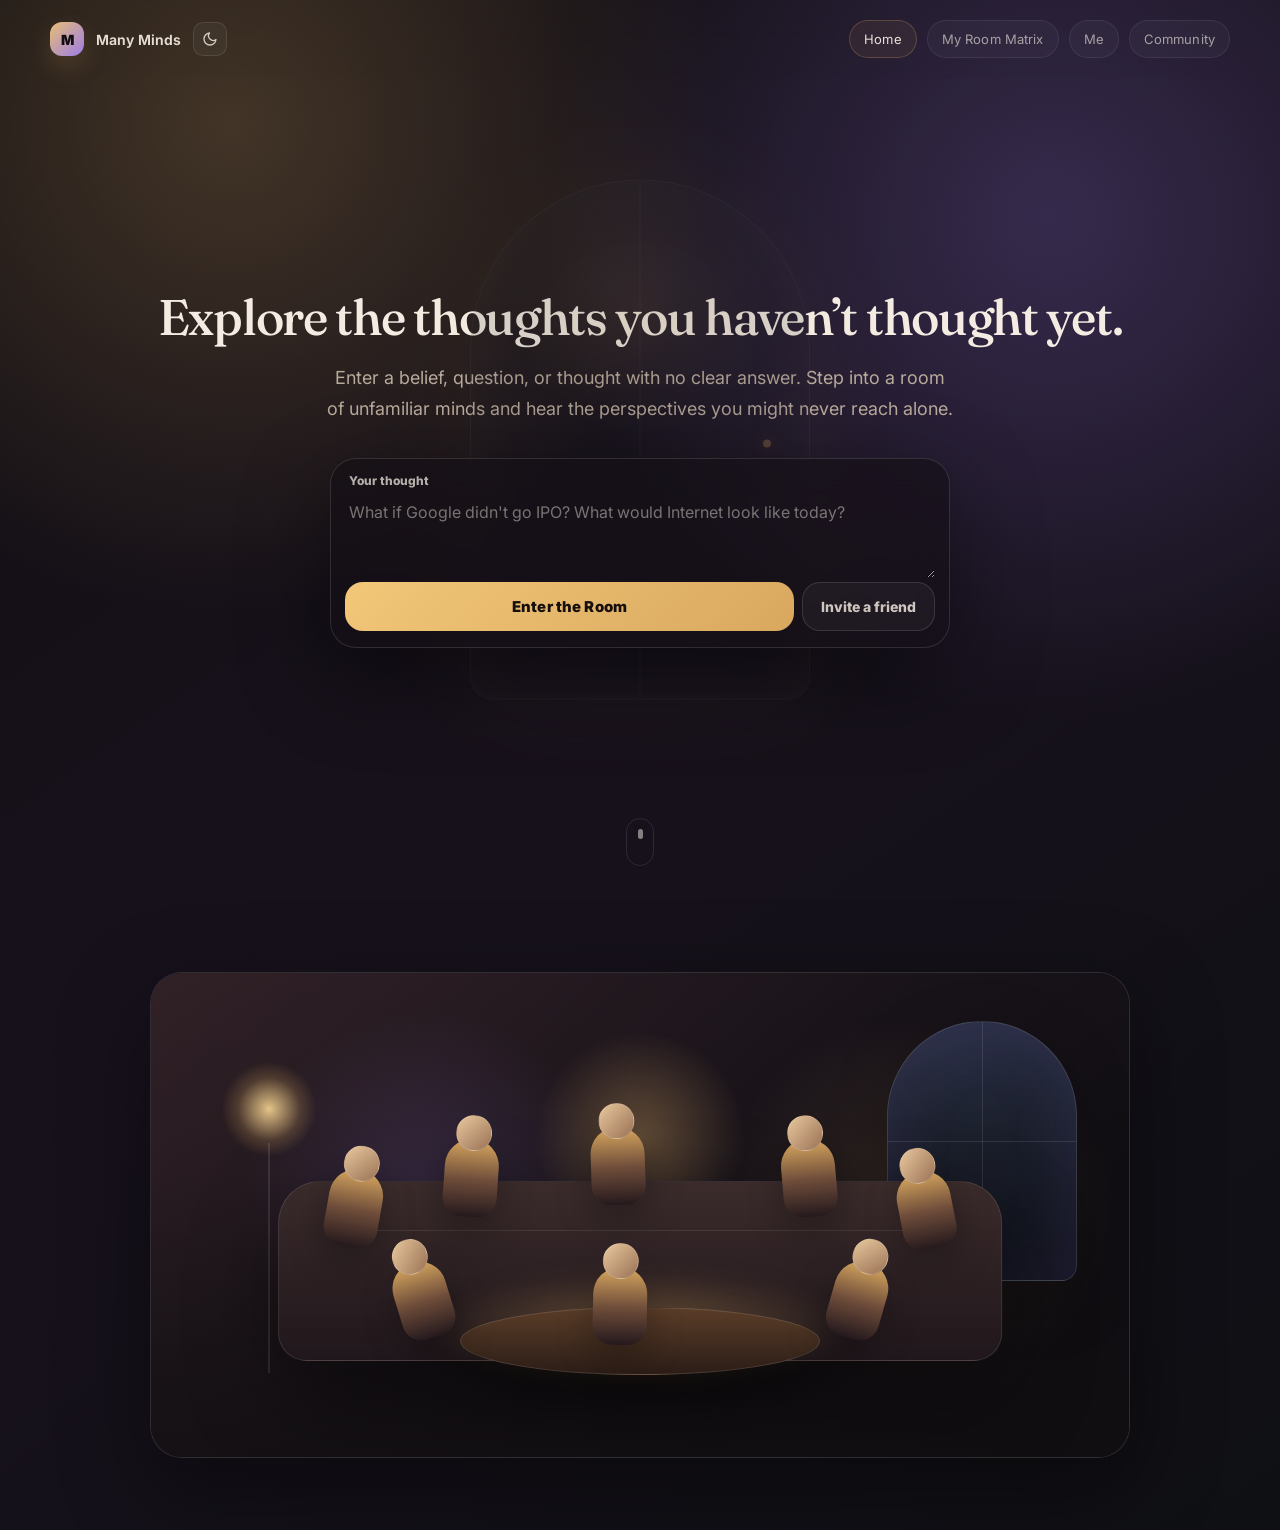
<file: engine/manyminds/web/static/index.html>
<!DOCTYPE html>
<html lang="en">
<head>
  <meta charset="UTF-8" />
  <meta name="viewport" content="width=device-width, initial-scale=1.0" />
  <title>Many Minds</title>
  <script>try{document.documentElement.setAttribute('data-theme',localStorage.getItem('mm-theme')||'dark')}catch(e){}</script>
  <link rel="stylesheet" href="css/shared.css" />
  <link rel="stylesheet" href="css/index.css" />
</head>
<body>

  <nav class="navbar">
    <div class="nav-left">
      <a class="brand" href="index.html">
        <div class="brand-mark">M</div>
        <div class="brand-name">Many Minds</div>
      </a>
      <button class="theme-toggle" type="button" aria-label="Switch to light theme">
        <svg class="icon-moon" viewBox="0 0 24 24" fill="none" stroke="currentColor" stroke-width="2" stroke-linecap="round" stroke-linejoin="round" aria-hidden="true"><path d="M21 12.79A9 9 0 1 1 11.21 3 7 7 0 0 0 21 12.79z" /></svg>
        <svg class="icon-sun" viewBox="0 0 24 24" fill="none" stroke="currentColor" stroke-width="2" stroke-linecap="round" stroke-linejoin="round" aria-hidden="true"><circle cx="12" cy="12" r="4" /><path d="M12 2v2M12 20v2M4.93 4.93l1.41 1.41M17.66 17.66l1.41 1.41M2 12h2M20 12h2M4.93 19.07l1.41-1.41M17.66 6.34l1.41-1.41" /></svg>
      </button>
    </div>
    <div class="nav-items">
      <a class="nav-item active" href="index.html">Home</a>
      <a class="nav-item " href="minds-matrix.html">My Room Matrix</a>
      <a class="nav-item " href="me.html">Me</a>
      <a class="nav-item " href="community.html">Community</a>
    </div>
  </nav>
  <div class="landing-screen" id="landingScreen">

  <main class="page">
    <section class="copy">
      <div class="door-bg"></div>
      <h1>Explore the thoughts you haven’t thought yet.</h1>
      <p class="sub">Enter a belief, question, or thought with no clear answer. Step into a room of unfamiliar minds and hear the perspectives you might never reach alone.</p>

      <div class="input-wrap">
        <label class="field-label" for="beliefInput">Your thought</label>
        <div class="thought-field">
          <textarea id="beliefInput" aria-describedby="thoughtExamples"></textarea>
          <div class="thought-examples" id="thoughtExamples" aria-hidden="true">
            <div class="thought-example-track">
              <span>What if Google didn't go IPO? What would Internet look like today?</span>
              <span>Nobody can love anyone forever.</span>
              <span>Should we rapidly expand nuclear power to fight climate change?</span>
              <span>Language is a cage that shapes what you can think of.</span>
              <span>What if Google didn't go IPO? What would Internet look like today?</span>
            </div>
          </div>
        </div>
        <div class="action-row">
          <button class="enter">Enter the Room</button>
          <button class="invite-toggle" type="button" id="inviteToggle" aria-expanded="false">Invite a friend</button>
        </div>
        <div class="invite-panel" id="invitePanel" aria-live="polite">
          <p>Share this link and your friend steps into the same room with you.</p>
          <div class="invite-link-row">
            <input class="invite-link" id="inviteLink" type="text" readonly aria-label="Invite link" />
            <button class="copy-link" type="button" id="copyLink">Copy link</button>
          </div>
          <div class="invite-waiting">
            <div class="avatar-stack" aria-hidden="true">
              <span class="avatar avatar-you">You</span>
              <span class="avatar avatar-pending"></span>
            </div>
            <span class="waiting-text">Waiting for your friend to join…</span>
          </div>
        </div>
      </div>
    <div class="scroll-indicator"></div>
    </section>

    <section class="room-card" aria-label="Preview of a warm living room conversation">
      <div class="room-bg"></div>
      <div class="window"></div>
      <div class="lamp"></div>
      <div class="sofa"></div>
      <div class="table-glow"></div>
      <div class="table"></div>
      <div class="person p1"></div>
      <div class="person p2"></div>
      <div class="person p3"></div>
      <div class="person p4"></div>
      <div class="person p5"></div>
      <div class="person p6"></div>
      <div class="person p7"></div>
      <div class="person p8"></div>
    </section>
  </main>

  </div>
  <script>
    const textarea = document.querySelector('#beliefInput');
    const inviteToggle = document.querySelector('#inviteToggle');
    const invitePanel = document.querySelector('#invitePanel');
    const inviteLink = document.querySelector('#inviteLink');
    const copyLink = document.querySelector('#copyLink');
    const thoughtField = document.querySelector('.thought-field');
    const exampleTrack = document.querySelector('.thought-example-track');
    const thoughtExamples = [
      "What if Google didn't go IPO? What would Internet look like today?",
      "Nobody can love anyone forever.",
      "Should we rapidly expand nuclear power to fight climate change?",
      "Language is a cage that shapes what you can think of."
    ];
    const exampleStep = 24;
    let currentExample = 0;
    let inviteActive = false;

    function updateExampleState() {
      thoughtField.classList.toggle('has-input', Boolean(textarea.value.trim()));
    }

    function consumeMatrixPrefill() {
      const prefill = sessionStorage.getItem('manyMinds.matrixPrefill');
      if (!prefill) return;
      textarea.value = prefill;
      sessionStorage.removeItem('manyMinds.matrixPrefill');
      updateExampleState();
    }

    function rotateThoughtExample() {
      currentExample += 1;
      exampleTrack.classList.remove('no-transition');
      exampleTrack.style.transform = `translateY(-${currentExample * exampleStep}px)`;

      if (currentExample === thoughtExamples.length) {
        window.setTimeout(() => {
          currentExample = 0;
          exampleTrack.classList.add('no-transition');
          exampleTrack.style.transform = 'translateY(0)';
          exampleTrack.getBoundingClientRect();
          window.requestAnimationFrame(() => exampleTrack.classList.remove('no-transition'));
        }, 620);
      }
    }

    textarea.addEventListener('input', updateExampleState);
    textarea.addEventListener('focus', () => thoughtField.classList.add('is-focused'));
    textarea.addEventListener('blur', () => thoughtField.classList.remove('is-focused'));
    consumeMatrixPrefill();
    window.setInterval(rotateThoughtExample, 3200);

    function makeInviteLink() {
      const code = Math.random().toString(36).slice(2, 8);
      return `${location.origin}${location.pathname}?room=${code}`;
    }

    inviteToggle.addEventListener('click', () => {
      inviteActive = !inviteActive;
      invitePanel.classList.toggle('visible', inviteActive);
      inviteToggle.classList.toggle('active', inviteActive);
      inviteToggle.setAttribute('aria-expanded', String(inviteActive));
      if (inviteActive && !inviteLink.value) {
        inviteLink.value = makeInviteLink();
      }
    });

    async function copyInviteLink() {
      const link = inviteLink.value || (inviteLink.value = makeInviteLink());
      try {
        await navigator.clipboard.writeText(link);
      } catch (err) {
        inviteLink.select();
        document.execCommand('copy');
      }
      copyLink.textContent = 'Copied!';
      copyLink.classList.add('copied');
      window.setTimeout(() => {
        copyLink.textContent = 'Copy link';
        copyLink.classList.remove('copied');
      }, 1800);
    }

    copyLink.addEventListener('click', copyInviteLink);

    document.querySelector('.enter').addEventListener('click', () => {
      const claim = textarea.value.trim() || thoughtExamples[currentExample % thoughtExamples.length];
      sessionStorage.setItem('manyMinds.mode', inviteActive ? 'invite' : 'single');
      sessionStorage.setItem('manyMinds.claim', claim);
      sessionStorage.setItem('manyMinds.atmosphere', 'intellectual');
      sessionStorage.removeItem('manyMinds.friendClaim');
      sessionStorage.removeItem('manyMinds.contrast');
      // Batch 4 buffer page: route through buffer.html which consumes the
      // /session SSE and shows progressive character cards, then redirects
      // to room.html once all 5 characters have arrived.
      window.location.href = 'buffer.html';
    });
  </script>
  <script src="js/theme.js"></script>
</body>
</html>
</file>
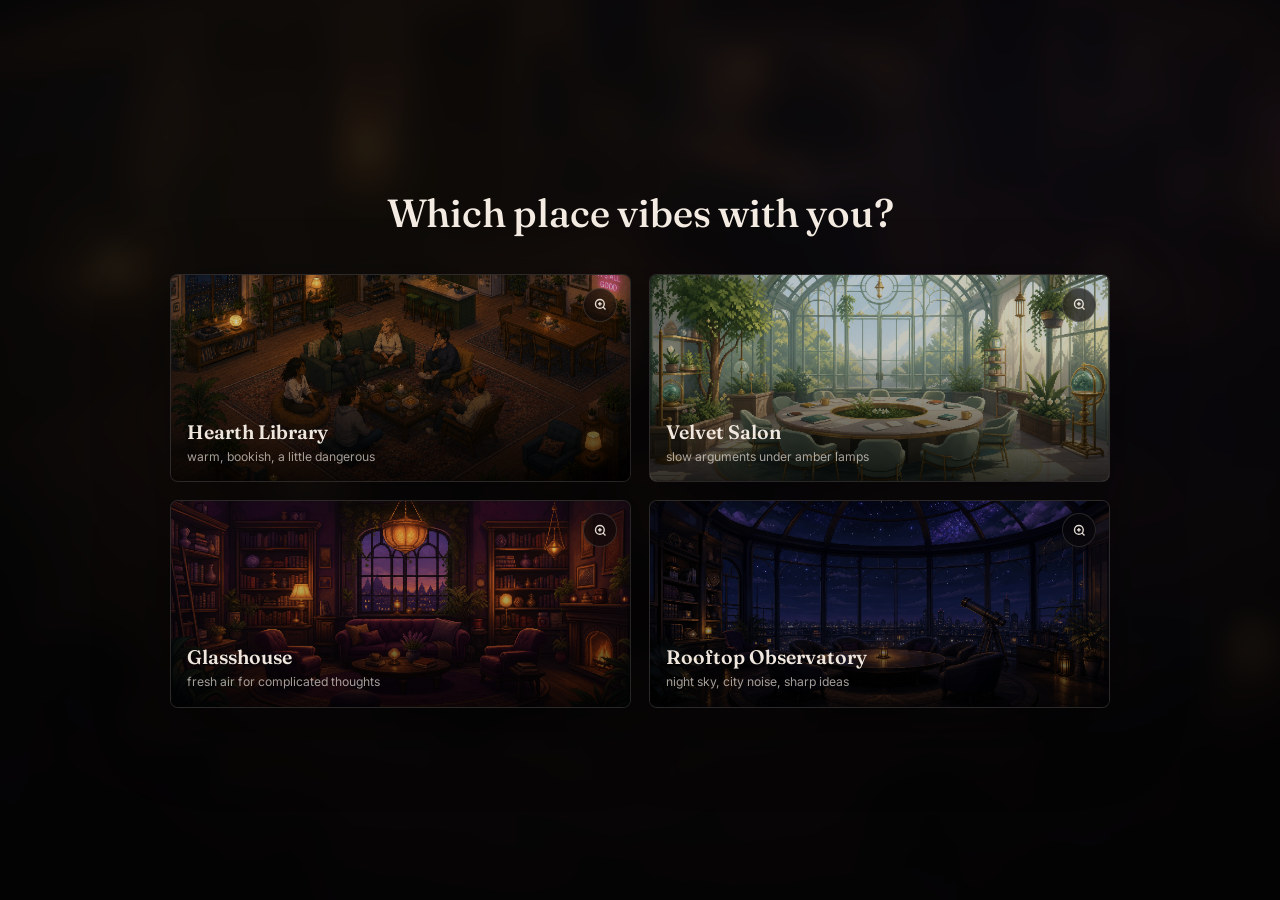
<file: engine/manyminds/web/static/buffer.html>
<!DOCTYPE html>
<html lang="en">
<head>
  <meta charset="UTF-8" />
  <meta name="viewport" content="width=device-width, initial-scale=1.0" />
  <title>Many Minds · Calling the room</title>
  <link rel="stylesheet" href="css/shared.css" />
  <style>
    /* Self-contained buffer flow: room choice while composer starts, then
       selected-room background with staged profile-card arrivals. */

    :root {
      --bf-text: #f4ece2;
      --bf-muted: rgba(244, 236, 226, 0.66);
      --bf-dim: rgba(244, 236, 226, 0.42);
      --bf-gold: #d8a85f;
      --bf-purple: #a886ff;
      --bf-green: #9fe6b0;
      --bf-amber-soft: rgba(216, 168, 95, 0.16);
      --bf-green-soft: rgba(159, 230, 176, 0.14);
      --bf-surface: rgba(13, 10, 13, 0.76);
      --bf-surface-strong: rgba(16, 11, 14, 0.90);
      --bf-line: rgba(244, 236, 226, 0.14);
      --bf-line-strong: rgba(216, 168, 95, 0.34);
      --bf-radius: 8px;
      --bf-shadow: 0 24px 72px rgba(0, 0, 0, 0.42);
      --bf-serif: "Fraunces", Georgia, "Times New Roman", serif;
      --bf-sans: Inter, ui-sans-serif, system-ui, -apple-system, BlinkMacSystemFont,
                 "Segoe UI", "Helvetica Neue", Helvetica, Arial, sans-serif;
      --selected-room-image: url('assets/pixel-room-reference.png');
    }

    html, body {
      margin: 0;
      padding: 0;
      min-height: 100vh;
      background: #0a080a;
      color: var(--bf-text);
      font-family: var(--bf-sans);
      overflow: hidden;
    }

    .buffer-bg {
      position: fixed;
      inset: 0;
      z-index: 0;
      background:
        radial-gradient(circle at 18% 12%, rgba(216, 168, 95, 0.14), transparent 42%),
        radial-gradient(circle at 84% 16%, rgba(168, 134, 255, 0.12), transparent 46%),
        linear-gradient(to bottom, rgba(8, 6, 10, 0.62), rgba(8, 6, 10, 0.86)),
        url('assets/pixel-room-reference.png') center/cover no-repeat;
      filter: blur(14px) brightness(0.46) saturate(0.92);
      transform: scale(1.08); /* hide blur edges */
      transition: filter 0.8s ease, transform 0.8s ease, background 0.8s ease;
    }

    body.room-selected .buffer-bg {
      background:
        radial-gradient(circle at 50% 28%, rgba(0, 0, 0, 0.20), rgba(0, 0, 0, 0.68) 72%),
        linear-gradient(rgba(0, 0, 0, 0.58), rgba(0, 0, 0, 0.58)),
        var(--selected-room-image) center/cover no-repeat;
      filter: none;
      transform: scale(1.01);
    }

    /* Soft vignette so the centered content reads against the photo. */
    .buffer-bg::after {
      content: "";
      position: absolute;
      inset: 0;
      background: radial-gradient(ellipse at center, transparent 38%, rgba(5, 4, 7, 0.68) 100%);
    }

    .buffer-content {
      position: relative;
      z-index: 1;
      min-height: 100vh;
      display: flex;
      flex-direction: column;
      align-items: center;
      justify-content: center;
      padding: 3rem 2rem;
      box-sizing: border-box;
      text-align: center;
    }

    .buffer-stage {
      width: min(1120px, 100%);
      display: none;
    }

    .buffer-stage.active {
      display: block;
      animation: bf-stage-in 0.55s cubic-bezier(.2,.7,.3,1);
    }

    @keyframes bf-stage-in {
      from { opacity: 0; transform: translateY(12px); }
      to { opacity: 1; transform: translateY(0); }
    }

    .title-dots {
      display: inline-flex;
      gap: 5px;
      margin-left: 0.3rem;
      color: var(--bf-gold);
      vertical-align: 0.12em;
    }
    .title-dots i {
      width: 6px;
      height: 6px;
      border-radius: 50%;
      background: currentColor;
      opacity: 0.35;
      animation: bf-pulse 1.4s ease-in-out infinite;
    }
    .title-dots i:nth-child(2) { animation-delay: 0.2s; }
    .title-dots i:nth-child(3) { animation-delay: 0.4s; }

    @keyframes bf-pulse {
      0%, 100% { opacity: 0.3; transform: translateY(0); }
      50% { opacity: 1; transform: translateY(-2px); }
    }

    .buffer-title {
      font-family: var(--bf-serif);
      font-size: clamp(1.65rem, 3.2vw, 2.45rem);
      font-weight: 500;
      line-height: 1.1;
      margin: 0 auto 0.85rem;
      max-width: min(92vw, 820px);
      letter-spacing: -0.005em;
      white-space: nowrap;
    }

    .buffer-subtitle {
      font-size: 0.92rem;
      color: rgba(244, 236, 226, 0.62);
      margin: 0 auto 4rem;
      max-width: 42ch;
      font-weight: 500;
      line-height: 1.5;
    }

    .room-picker-title {
      margin-bottom: 0.75rem;
    }

    .room-picker-grid {
      width: min(940px, 94vw);
      margin: 2.4rem auto 0;
      display: grid;
      grid-template-columns: repeat(2, minmax(0, 1fr));
      gap: 1.1rem;
    }

    .room-option {
      position: relative;
      min-height: 208px;
      border: 1px solid var(--bf-line);
      border-radius: var(--bf-radius);
      overflow: hidden;
      background: var(--bf-surface);
      color: var(--bf-text);
      box-shadow: var(--bf-shadow);
      transition: border-color 0.18s ease, transform 0.18s ease, box-shadow 0.18s ease;
      text-align: left;
    }

    .room-option:hover,
    .room-option:focus-within {
      border-color: rgba(216, 168, 95, 0.58);
      transform: translateY(-2px);
      box-shadow: 0 28px 84px rgba(0, 0, 0, 0.50);
    }

    .room-option::before {
      content: "";
      position: absolute;
      inset: 0;
      background: var(--room-image) center/cover no-repeat;
      transition: transform 0.5s ease, filter 0.2s ease;
    }

    .room-option:hover::before,
    .room-option:focus-within::before {
      transform: scale(1.04);
      filter: saturate(1.08);
    }

    .room-option::after {
      content: "";
      position: absolute;
      inset: 0;
      background:
        linear-gradient(to top, rgba(0, 0, 0, 0.78), rgba(0, 0, 0, 0.14) 64%),
        linear-gradient(rgba(0, 0, 0, 0.08), rgba(0, 0, 0, 0.08));
    }

    .room-option-main {
      position: absolute;
      inset: 0;
      z-index: 2;
      border: 0;
      padding: 0;
      background: transparent;
      color: inherit;
      cursor: pointer;
      text-align: left;
    }

    .room-option-main:focus-visible,
    .room-zoom-button:focus-visible,
    .room-change-button:focus-visible,
    .room-panel-close:focus-visible,
    .preview-close:focus-visible,
    .preview-use:focus-visible {
      outline: 2px solid rgba(244, 236, 226, 0.82);
      outline-offset: 3px;
    }

    .room-zoom-button {
      position: absolute;
      top: 0.8rem;
      right: 0.8rem;
      z-index: 3;
      width: 34px;
      height: 34px;
      display: grid;
      place-items: center;
      border: 1px solid var(--bf-line);
      border-radius: 50%;
      background: rgba(9, 7, 10, 0.64);
      color: rgba(244, 236, 226, 0.92);
      backdrop-filter: blur(10px);
      cursor: pointer;
      transition: border-color 0.16s ease, background 0.16s ease, transform 0.16s ease;
    }

    .room-zoom-button:hover {
      border-color: rgba(216, 168, 95, 0.62);
      background: var(--bf-surface-strong);
      transform: scale(1.04);
    }

    .room-zoom-button svg,
    .room-change-button svg,
    .room-panel-close svg,
    .preview-close svg {
      width: 15px;
      height: 15px;
      display: block;
      stroke-width: 2.2;
    }

    .room-option-content {
      position: absolute;
      inset: auto 0 0;
      z-index: 1;
      padding: 1rem;
    }

    .room-option-name {
      display: block;
      font-family: var(--bf-serif);
      font-size: 1.22rem;
      font-weight: 600;
      line-height: 1.12;
      color: rgba(244, 236, 226, 0.98);
    }

    .room-option-vibe {
      display: block;
      margin-top: 0.32rem;
      font-size: 0.76rem;
      color: rgba(244, 236, 226, 0.66);
      line-height: 1.35;
    }

    .calling-room-tools {
      display: none;
      justify-content: center;
      margin: 0;
      position: fixed;
      top: 22px;
      left: 50%;
      transform: translateX(-50%);
      z-index: 18;
    }

    body.room-selected .calling-room-tools {
      display: flex;
    }

    .room-change-button,
    .room-panel-close,
    .preview-close,
    .preview-use {
      border: 1px solid var(--bf-line);
      border-radius: 999px;
      background: var(--bf-surface);
      color: rgba(244, 236, 226, 0.88);
      backdrop-filter: blur(14px);
      cursor: pointer;
    }

    .room-change-button {
      display: inline-flex;
      align-items: center;
      gap: 0.48rem;
      height: 34px;
      padding: 0 0.82rem;
      font-size: 0.72rem;
      font-weight: 700;
      letter-spacing: 0.02em;
    }

    .room-switch-panel {
      position: absolute;
      top: calc(100% + 0.72rem);
      left: 50%;
      width: min(720px, 92vw);
      padding: 0.8rem;
      display: none;
      grid-template-columns: repeat(4, minmax(0, 1fr));
      gap: 0.7rem;
      transform: translateX(-50%);
      border: 1px solid var(--bf-line);
      border-radius: var(--bf-radius);
      background: rgba(8, 6, 9, 0.88);
      box-shadow: var(--bf-shadow);
      backdrop-filter: blur(18px);
    }

    .room-switch-panel.open {
      display: grid;
    }

    .room-switch-panel .room-option {
      min-height: 104px;
      box-shadow: none;
    }

    .room-switch-panel .room-option-name {
      font-size: 0.96rem;
    }

    .room-switch-panel .room-option-vibe {
      display: none;
    }

    .room-option.selected {
      border-color: rgba(159, 230, 176, 0.62);
      box-shadow: 0 0 0 1px rgba(159, 230, 176, 0.14), var(--bf-shadow);
    }

    .preview-modal {
      position: fixed;
      inset: 0;
      z-index: 20;
      display: none;
      align-items: center;
      justify-content: center;
      padding: 2rem;
      background: rgba(0, 0, 0, 0.72);
      backdrop-filter: blur(10px);
    }

    .preview-modal.open {
      display: flex;
    }

    .preview-dialog {
      width: min(1120px, 94vw);
      position: relative;
    }

    .preview-image {
      width: 100%;
      aspect-ratio: 16 / 9;
      border-radius: var(--bf-radius);
      border: 1px solid var(--bf-line);
      background: var(--preview-room-image) center/cover no-repeat;
      box-shadow: 0 30px 90px rgba(0, 0, 0, 0.62);
    }

    .preview-actions {
      position: absolute;
      right: 1rem;
      top: 1rem;
      display: flex;
      gap: 0.55rem;
    }

    .preview-close,
    .preview-use {
      min-height: 36px;
      padding: 0 0.9rem;
      display: inline-flex;
      align-items: center;
      justify-content: center;
      gap: 0.44rem;
      font-size: 0.78rem;
      font-weight: 800;
    }

    .preview-use {
      border-color: rgba(216, 168, 95, 0.68);
      background: rgba(216, 168, 95, 0.2);
      color: rgba(255, 235, 198, 0.98);
    }

    .buffer-cards {
      display: inline-flex;
      gap: 0.82rem;
      align-items: flex-start;
      justify-content: center;
      width: auto;
      max-width: min(1120px, 100%);
      margin: 0 auto;
      transition: width 0.45s cubic-bezier(.2,.7,.3,1);
    }

    .buffer-card-wrapper {
      display: flex;
      flex-direction: column;
      align-items: center;
      gap: 0.72rem;
      opacity: 0;
      transform: translateY(22px);
      transition: opacity 0.7s cubic-bezier(.2,.7,.3,1),
                  transform 0.7s cubic-bezier(.2,.7,.3,1);
    }

    .buffer-card-wrapper.visible {
      opacity: 1;
      transform: translateY(0);
    }

    .buffer-card-label {
      min-height: 27px;
      display: inline-flex;
      align-items: center;
      gap: 0.42rem;
      padding: 0.32rem 0.62rem;
      border: 1px solid rgba(216, 168, 95, 0.44);
      border-radius: 999px;
      background: rgba(216, 168, 95, 0.13);
      color: rgba(255, 219, 155, 0.92);
      box-shadow: 0 10px 28px rgba(0, 0, 0, 0.22),
                  0 0 22px rgba(216, 168, 95, 0.12);
      font-size: 0.62rem;
      font-weight: 800;
      letter-spacing: 0.12em;
      text-transform: uppercase;
      transition: color 0.25s ease, background 0.25s ease, border-color 0.25s ease, box-shadow 0.25s ease;
      animation: bf-calling-breathe 1.8s ease-in-out infinite;
    }

    .buffer-card-label::before {
      content: "";
      width: 7px;
      height: 7px;
      border-radius: 50%;
      background: currentColor;
      box-shadow: 0 0 0 4px rgba(216, 168, 95, 0.12);
      animation: bf-status-pulse 1.05s ease-in-out infinite;
    }

    .buffer-card-wrapper.here .buffer-card-label {
      border-color: rgba(159, 230, 176, 0.42);
      background: rgba(159, 230, 176, 0.13);
      color: rgba(197, 245, 208, 0.96);
      box-shadow: 0 10px 28px rgba(0, 0, 0, 0.22),
                  0 0 18px rgba(159, 230, 176, 0.10);
      animation: none;
    }

    .buffer-card-wrapper.here .buffer-card-label::before {
      box-shadow: 0 0 0 4px rgba(159, 230, 176, 0.13);
      animation: none;
    }

    @keyframes bf-status-pulse {
      0%, 100% { opacity: 0.55; transform: scale(0.88); }
      50% { opacity: 1; transform: scale(1); }
    }

    @keyframes bf-calling-breathe {
      0%, 100% {
        transform: translateY(0);
        box-shadow: 0 10px 28px rgba(0, 0, 0, 0.22),
                    0 0 18px rgba(216, 168, 95, 0.10);
      }
      50% {
        transform: translateY(-1px);
        box-shadow: 0 12px 32px rgba(0, 0, 0, 0.26),
                    0 0 30px rgba(216, 168, 95, 0.24);
      }
    }

    .buffer-card {
      position: relative;
      width: 192px;
      height: 252px;
      background:
        linear-gradient(180deg, rgba(255, 242, 219, 0.035), rgba(255, 242, 219, 0) 42%),
        rgba(12, 9, 10, 0.90);
      border: 1px solid rgba(244, 236, 226, 0.13);
      border-radius: var(--bf-radius);
      box-shadow: 0 28px 76px rgba(0, 0, 0, 0.46);
      backdrop-filter: blur(14px);
      overflow: hidden;
      transition: border-color 0.4s ease, box-shadow 0.4s ease, transform 0.4s ease;
      display: flex;
      flex-direction: column;
      justify-content: flex-start;
      padding: 1.38rem 1rem 1.05rem;
      box-sizing: border-box;
      text-align: left;
    }

    .buffer-card::before {
      content: attr(data-initial);
      position: absolute;
      top: 0.66rem;
      right: 0.72rem;
      font-family: var(--bf-sans);
      font-size: 3.4rem;
      font-weight: 700;
      line-height: 1;
      color: rgba(244, 188, 98, 0.035);
      pointer-events: none;
    }

    .buffer-card-wrapper.here .buffer-card {
      border-color: rgba(159, 230, 176, 0.34);
      box-shadow: 0 24px 72px rgba(0, 0, 0, 0.44),
                  0 0 0 1px rgba(159, 230, 176, 0.06);
      transform: translateY(-2px);
    }

    .buffer-card-head {
      position: relative;
      z-index: 1;
      min-height: 102px;
      padding: 0.08rem 0 0.72rem;
    }

    .buffer-card-head::after {
      content: "";
      position: absolute;
      left: 0;
      right: 0;
      bottom: 0;
      height: 1px;
      background: linear-gradient(90deg, rgba(216, 168, 95, 0.42), rgba(244, 236, 226, 0.08), transparent);
    }

    .buffer-card-name {
      position: relative;
      z-index: 1;
      font-family: var(--bf-sans);
      font-size: 1.02rem;
      font-weight: 720;
      color: rgba(244, 214, 166, 0.96);
      letter-spacing: 0;
      line-height: 1.12;
      transition: color 0.5s ease;
    }
    .buffer-card-role {
      position: relative;
      z-index: 1;
      margin-top: 0.56rem;
      max-width: 18ch;
      color: rgba(244, 236, 226, 0.62);
      font-size: 0.69rem;
      font-weight: 610;
      letter-spacing: 0;
      line-height: 1.42;
      text-transform: none;
      transition: color 0.5s ease;
    }
    .buffer-card-wrapper.here .buffer-card-name {
      color: rgba(244, 214, 166, 0.98);
    }
    .buffer-card-wrapper.here .buffer-card-role {
      color: rgba(229, 245, 232, 0.78);
    }

    .buffer-card-body {
      position: relative;
      z-index: 1;
      flex: 1;
      padding: 1.02rem 0 0;
      display: flex;
      align-items: stretch;
    }

    .buffer-card-bullets {
      position: relative;
      z-index: 1;
      width: 100%;
      margin: 0;
      padding: 0;
      display: grid;
      align-content: start;
      gap: 0.62rem;
      list-style: none;
      color: rgba(244, 236, 226, 0.76);
      font-size: 0.72rem;
      font-weight: 520;
      line-height: 1.46;
    }

    .buffer-card-bullets li {
      position: relative;
      display: grid;
      grid-template-columns: 0.54rem 1fr;
      column-gap: 0.32rem;
      align-items: start;
    }

    .buffer-card-bullets li::before {
      content: "";
      width: 4px;
      height: 4px;
      margin-top: 0.58em;
      border-radius: 50%;
      background: rgba(216, 168, 95, 0.90);
      box-shadow: 0 0 0 3px rgba(216, 168, 95, 0.08);
    }

    .buffer-card-wrapper.here .buffer-card-bullets {
      color: rgba(244, 236, 226, 0.84);
    }

    .buffer-card-wrapper.here .buffer-card-bullets li::before {
      background: rgba(159, 230, 176, 0.92);
      box-shadow: 0 0 0 3px rgba(159, 230, 176, 0.08);
    }

    /* Progress line under the cards — "N of 5 minds here". */
    .buffer-progress {
      margin-top: 2.6rem;
      font-size: 0.8rem;
      font-weight: 600;
      letter-spacing: 0.14em;
      text-transform: uppercase;
      color: rgba(244, 236, 226, 0.42);
      transition: color 0.5s ease;
      min-height: 1.3rem; /* prevent layout shift between empty + filled */
    }
    .buffer-progress.ready {
      color: var(--bf-green);
    }

    .enter-room-wrap {
      margin-top: 1.45rem;
      min-height: 46px;
      display: flex;
      justify-content: center;
    }

    .enter-room-button {
      min-width: 174px;
      height: 44px;
      padding: 0 1.25rem;
      border: 1px solid rgba(216, 168, 95, 0.58);
      border-radius: 999px;
      background: linear-gradient(135deg, rgba(242, 199, 120, 0.96), rgba(216, 168, 95, 0.90));
      color: #17100d;
      box-shadow: 0 18px 46px rgba(0, 0, 0, 0.34),
                  0 0 30px rgba(216, 168, 95, 0.18);
      font-size: 0.86rem;
      font-weight: 850;
      letter-spacing: 0.01em;
      cursor: pointer;
      opacity: 0;
      transform: translateY(10px);
      pointer-events: none;
      transition: opacity 0.32s ease, transform 0.32s ease, box-shadow 0.18s ease;
    }

    .enter-room-button.visible {
      opacity: 1;
      transform: translateY(0);
      pointer-events: auto;
    }

    .enter-room-button:hover,
    .enter-room-button:focus-visible {
      box-shadow: 0 20px 52px rgba(0, 0, 0, 0.40),
                  0 0 38px rgba(216, 168, 95, 0.28);
      outline: 0;
    }

    /* Structured error state — shown on composer hard-fail (after retry)
       or network failure. Replaces the cards container in-place. */
    .buffer-error {
      max-width: 460px;
      background: rgba(248, 244, 238, 0.97);
      color: #1a1a1a;
      padding: 1.7rem 1.9rem;
      border-radius: 16px;
      box-shadow: 0 22px 54px rgba(0, 0, 0, 0.4);
      line-height: 1.55;
      text-align: left;
    }
    .buffer-error h3 {
      margin: 0 0 0.6rem;
      font-family: var(--bf-serif);
      font-size: 1.2rem;
      font-weight: 600;
    }
    .buffer-error p {
      margin: 0.4rem 0;
      font-size: 0.95rem;
    }
    .buffer-error a {
      color: #6a4f1f;
      text-decoration: underline;
    }

    @media (max-width: 940px) {
      .buffer-content {
        justify-content: flex-start;
        padding-top: 4rem;
        overflow-y: auto;
      }

      .buffer-title {
        white-space: normal;
      }

      .buffer-cards {
        display: flex;
        flex-wrap: wrap;
      }

      .room-switch-panel {
        grid-template-columns: repeat(2, minmax(0, 1fr));
      }

      .calling-room-tools {
        top: 18px;
        left: 50%;
        right: auto;
        transform: translateX(-50%);
      }
    }

    @media (max-width: 640px) {
      .room-picker-grid {
        grid-template-columns: 1fr;
      }

      .room-option {
        min-height: 186px;
      }

      .buffer-card {
        width: min(204px, 76vw);
        height: 252px;
      }
      .buffer-subtitle { margin-bottom: 3.2rem; }
    }

    @media (prefers-reduced-motion: reduce) {
      .title-dots i,
      .buffer-card-label,
      .buffer-card-label::before { animation: none; }
    }
  </style>
</head>
<body>
  <div class="buffer-bg"></div>
  <div class="buffer-content">
    <section class="buffer-stage active" id="roomPickerStage" aria-labelledby="roomPickerTitle">
      <h1 class="buffer-title room-picker-title" id="roomPickerTitle">Which place vibes with you?</h1>
      <div class="room-picker-grid" id="roomPickerGrid"></div>
    </section>

    <section class="buffer-stage" id="callingStage" aria-labelledby="bufferTitle">
      <h1 class="buffer-title" id="bufferTitle">Hold on, let me call those smart brains<span class="title-dots" aria-hidden="true"><i></i><i></i><i></i></span></h1>
      <p class="buffer-subtitle" id="bufferSubtitle">Let's get them to the room</p>
      <div class="buffer-cards" id="bufferCards"></div>
      <div class="buffer-progress" id="bufferProgress"></div>
      <div class="enter-room-wrap">
        <button class="enter-room-button" type="button" id="enterRoomButton">Enter the room</button>
      </div>
    </section>
  </div>
  <div class="calling-room-tools">
    <button class="room-change-button" type="button" id="roomChangeButton" aria-expanded="false">
      <svg viewBox="0 0 24 24" aria-hidden="true" fill="none" stroke="currentColor"><path d="M21 12a9 9 0 0 1-15.4 6.4L3 16"/><path d="M3 21v-5h5"/><path d="M3 12A9 9 0 0 1 18.4 5.6L21 8"/><path d="M21 3v5h-5"/></svg>
      Change room
    </button>
    <div class="room-switch-panel" id="roomSwitchPanel"></div>
  </div>
  <div class="preview-modal" id="roomPreviewModal" aria-hidden="true">
    <div class="preview-dialog" role="dialog" aria-modal="true" aria-label="Room preview">
      <div class="preview-image" id="roomPreviewImage"></div>
      <div class="preview-actions">
        <button class="preview-use" type="button" id="previewUseButton">Use this room</button>
        <button class="preview-close" type="button" id="previewCloseButton" aria-label="Close preview">
          <svg viewBox="0 0 24 24" aria-hidden="true" fill="none" stroke="currentColor"><path d="M18 6 6 18"/><path d="m6 6 12 12"/></svg>
        </button>
      </div>
    </div>
  </div>
  <script src="js/buffer.js"></script>
</body>
</html>
</file>
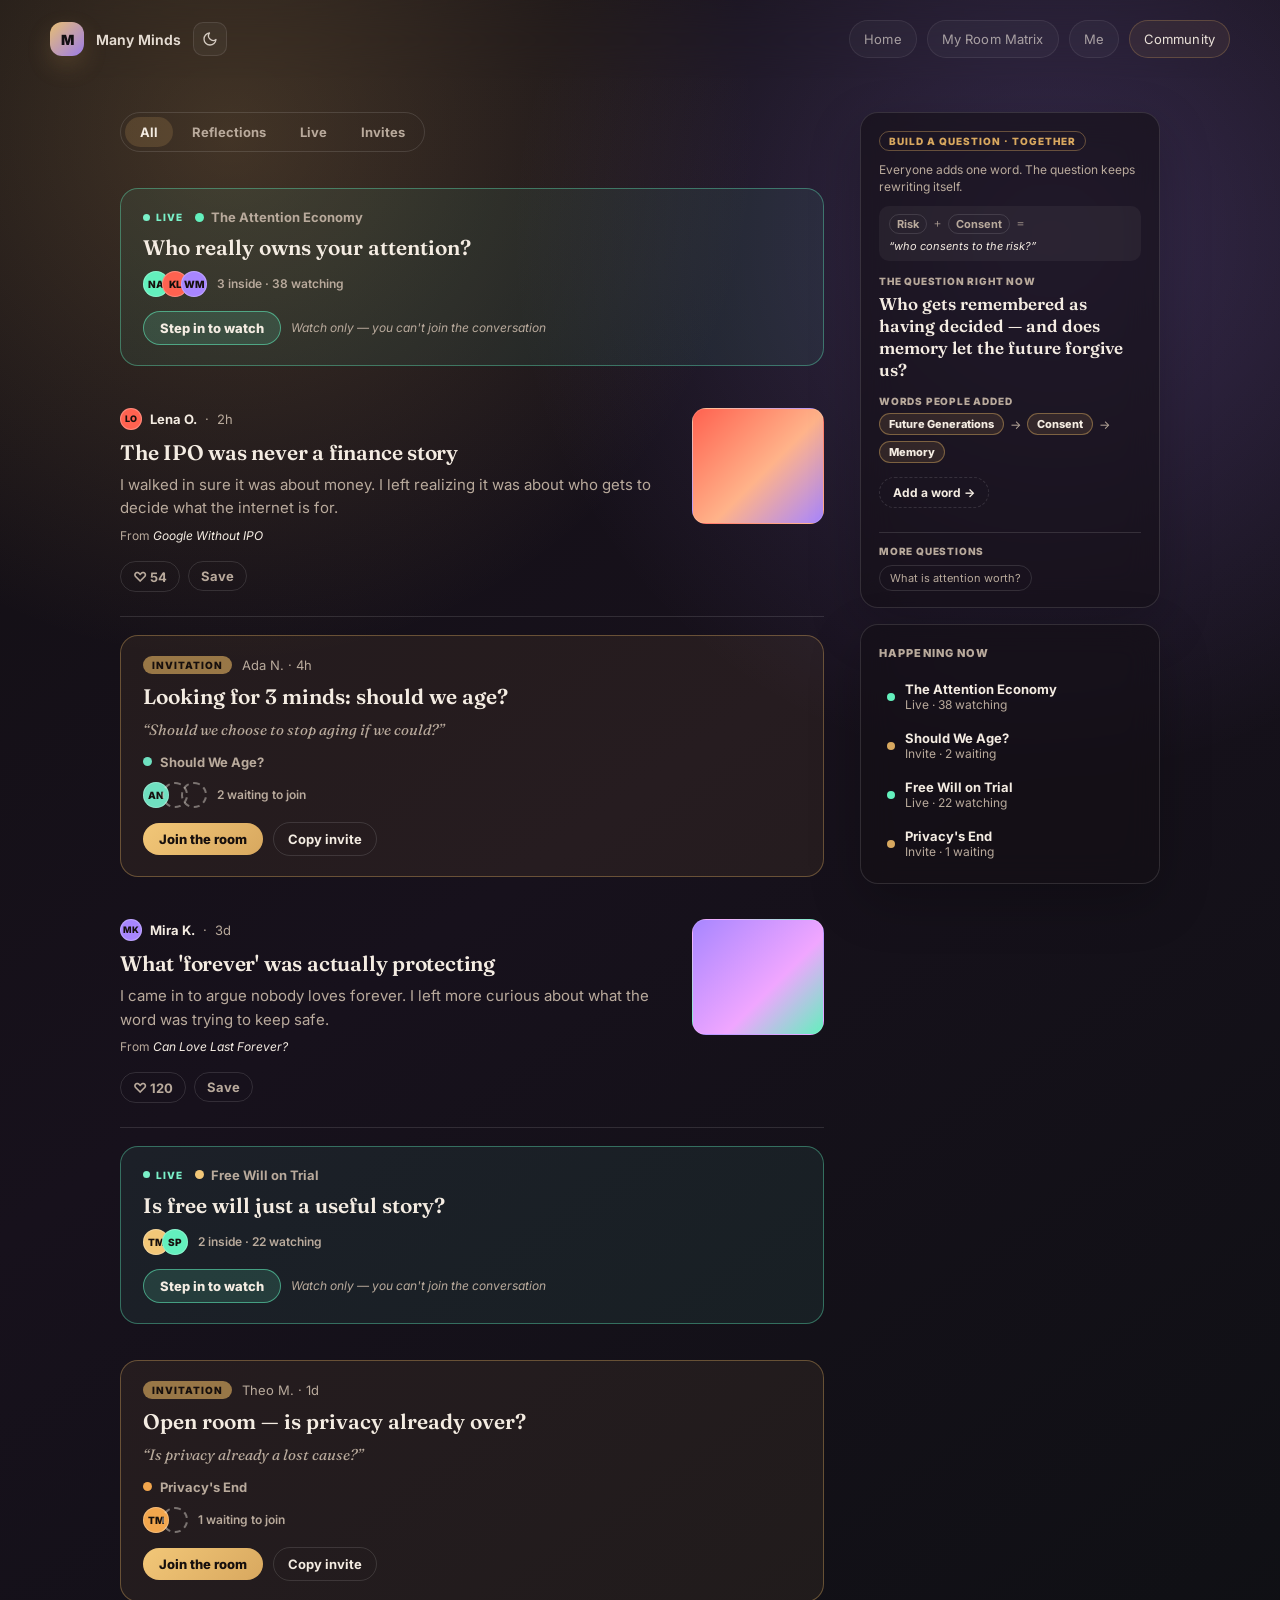
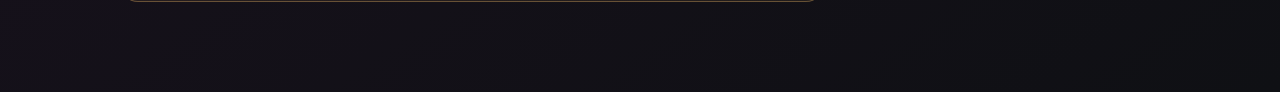
<file: engine/manyminds/web/static/community.html>
<!DOCTYPE html>
<html lang="en">
<head>
  <meta charset="UTF-8" />
  <meta name="viewport" content="width=device-width, initial-scale=1.0" />
  <title>Many Minds · Community</title>
  <script>try{document.documentElement.setAttribute('data-theme',localStorage.getItem('mm-theme')||'dark')}catch(e){}</script>
  <link rel="stylesheet" href="css/shared.css" />
  <link rel="stylesheet" href="css/community.css" />
</head>
<body>

  <nav class="navbar">
    <div class="nav-left">
      <a class="brand" href="index.html">
        <div class="brand-mark">M</div>
        <div class="brand-name">Many Minds</div>
      </a>
      <button class="theme-toggle" type="button" aria-label="Switch to light theme">
        <svg class="icon-moon" viewBox="0 0 24 24" fill="none" stroke="currentColor" stroke-width="2" stroke-linecap="round" stroke-linejoin="round" aria-hidden="true"><path d="M21 12.79A9 9 0 1 1 11.21 3 7 7 0 0 0 21 12.79z" /></svg>
        <svg class="icon-sun" viewBox="0 0 24 24" fill="none" stroke="currentColor" stroke-width="2" stroke-linecap="round" stroke-linejoin="round" aria-hidden="true"><circle cx="12" cy="12" r="4" /><path d="M12 2v2M12 20v2M4.93 4.93l1.41 1.41M17.66 17.66l1.41 1.41M2 12h2M20 12h2M4.93 19.07l1.41-1.41M17.66 6.34l1.41-1.41" /></svg>
      </button>
    </div>
    <div class="nav-items">
      <a class="nav-item " href="index.html">Home</a>
      <a class="nav-item " href="minds-matrix.html">My Room Matrix</a>
      <a class="nav-item " href="me.html">Me</a>
      <a class="nav-item active" href="community.html">Community</a>
    </div>
  </nav>

  <main class="content-page community-page">
    <div class="community-layout">
      <section class="community-main">
        <div class="feed-filter" id="feedFilter"></div>
        <div class="community-feed" id="communityFeed"></div>
      </section>
      <aside class="community-sidebar">
        <div class="card side-card relay-widget" id="relayBand"></div>
        <div class="card side-card" id="sideInvites"></div>
      </aside>
    </div>
  </main>

  <script src="js/community.js"></script>
  <script src="js/theme.js"></script>
</body>
</html>
</file>
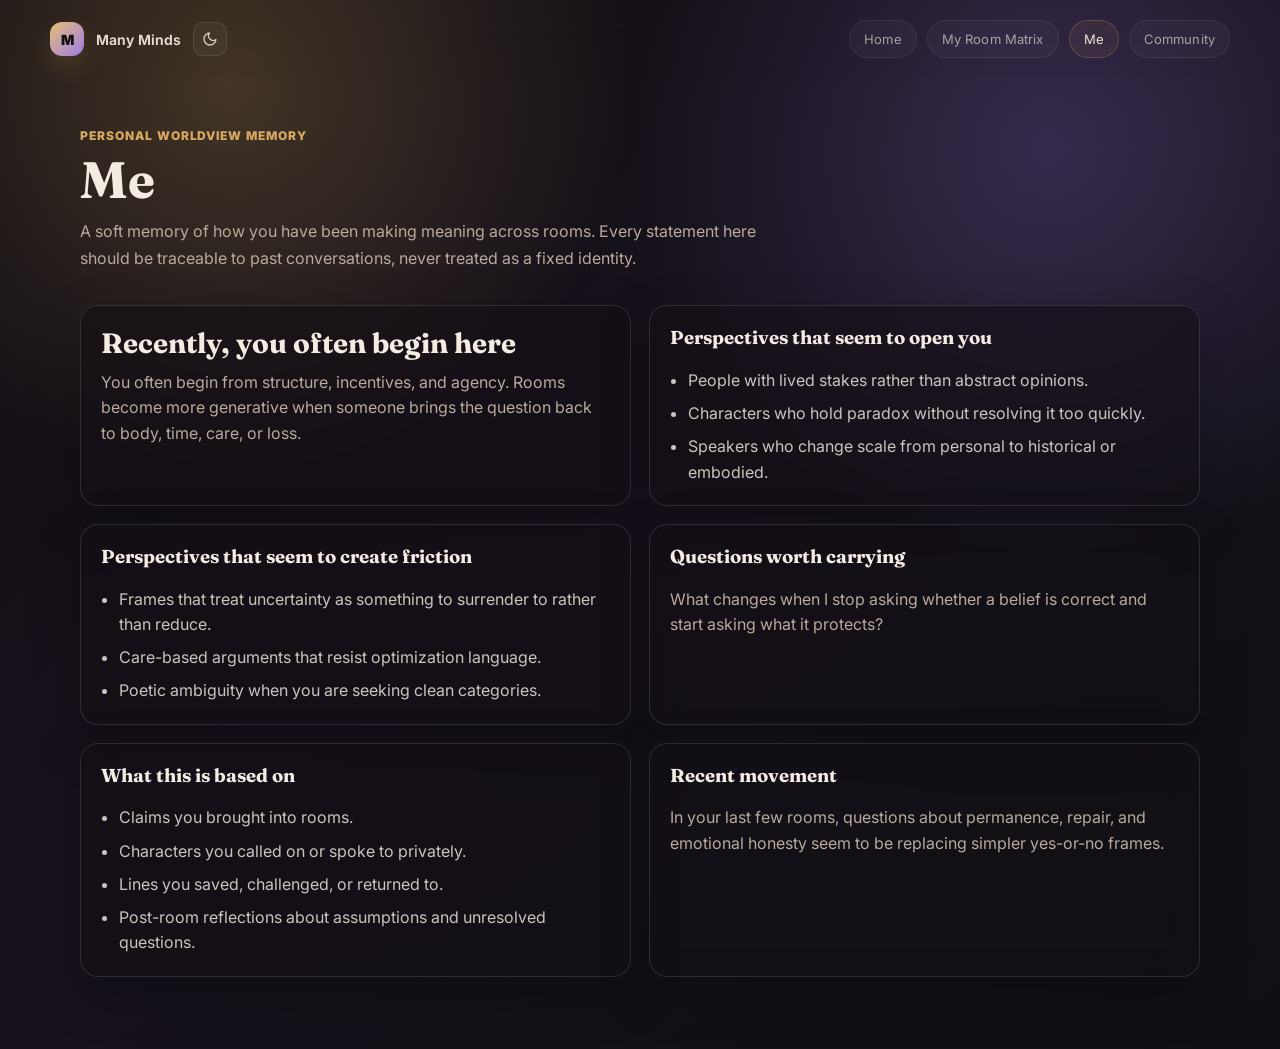
<file: engine/manyminds/web/static/me.html>
<!DOCTYPE html>
<html lang="en">
<head>
  <meta charset="UTF-8" />
  <meta name="viewport" content="width=device-width, initial-scale=1.0" />
  <title>Many Minds · Me</title>
  <script>try{document.documentElement.setAttribute('data-theme',localStorage.getItem('mm-theme')||'dark')}catch(e){}</script>
  <link rel="stylesheet" href="css/shared.css" />
  <link rel="stylesheet" href="css/dashboard.css" />
</head>
<body>

  <nav class="navbar">
    <div class="nav-left">
      <a class="brand" href="index.html">
        <div class="brand-mark">M</div>
        <div class="brand-name">Many Minds</div>
      </a>
      <button class="theme-toggle" type="button" aria-label="Switch to light theme">
        <svg class="icon-moon" viewBox="0 0 24 24" fill="none" stroke="currentColor" stroke-width="2" stroke-linecap="round" stroke-linejoin="round" aria-hidden="true"><path d="M21 12.79A9 9 0 1 1 11.21 3 7 7 0 0 0 21 12.79z" /></svg>
        <svg class="icon-sun" viewBox="0 0 24 24" fill="none" stroke="currentColor" stroke-width="2" stroke-linecap="round" stroke-linejoin="round" aria-hidden="true"><circle cx="12" cy="12" r="4" /><path d="M12 2v2M12 20v2M4.93 4.93l1.41 1.41M17.66 17.66l1.41 1.41M2 12h2M20 12h2M4.93 19.07l1.41-1.41M17.66 6.34l1.41-1.41" /></svg>
      </button>
    </div>
    <div class="nav-items">
      <a class="nav-item " href="index.html">Home</a>
      <a class="nav-item " href="minds-matrix.html">My Room Matrix</a>
      <a class="nav-item active" href="me.html">Me</a>
      <a class="nav-item " href="community.html">Community</a>
    </div>
  </nav>

  <main class="content-page">
    <section class="page-hero">
      <p class="eyebrow">Personal worldview memory</p>
      <h1 class="section-title">Me</h1>
      <p class="section-copy">A soft memory of how you have been making meaning across rooms. Every statement here should be traceable to past conversations, never treated as a fixed identity.</p>
    </section>

    <section class="me-layout">
      <article class="card self-card">
        <h2>Recently, you often begin here</h2>
        <p>You often begin from structure, incentives, and agency. Rooms become more generative when someone brings the question back to body, time, care, or loss.</p>
      </article>

      <article class="card self-card">
        <h3>Perspectives that seem to open you</h3>
        <ul class="learning-list">
          <li>People with lived stakes rather than abstract opinions.</li>
          <li>Characters who hold paradox without resolving it too quickly.</li>
          <li>Speakers who change scale from personal to historical or embodied.</li>
        </ul>
      </article>

      <article class="card self-card">
        <h3>Perspectives that seem to create friction</h3>
        <ul class="learning-list">
          <li>Frames that treat uncertainty as something to surrender to rather than reduce.</li>
          <li>Care-based arguments that resist optimization language.</li>
          <li>Poetic ambiguity when you are seeking clean categories.</li>
        </ul>
      </article>

      <article class="card self-card">
        <h3>Questions worth carrying</h3>
        <p>What changes when I stop asking whether a belief is correct and start asking what it protects?</p>
      </article>

      <article class="card self-card">
        <h3>What this is based on</h3>
        <ul class="learning-list">
          <li>Claims you brought into rooms.</li>
          <li>Characters you called on or spoke to privately.</li>
          <li>Lines you saved, challenged, or returned to.</li>
          <li>Post-room reflections about assumptions and unresolved questions.</li>
        </ul>
      </article>

      <article class="card self-card">
        <h3>Recent movement</h3>
        <p>In your last few rooms, questions about permanence, repair, and emotional honesty seem to be replacing simpler yes-or-no frames.</p>
      </article>
    </section>
  </main>
  <script src="js/theme.js"></script>
</body>
</html>
</file>
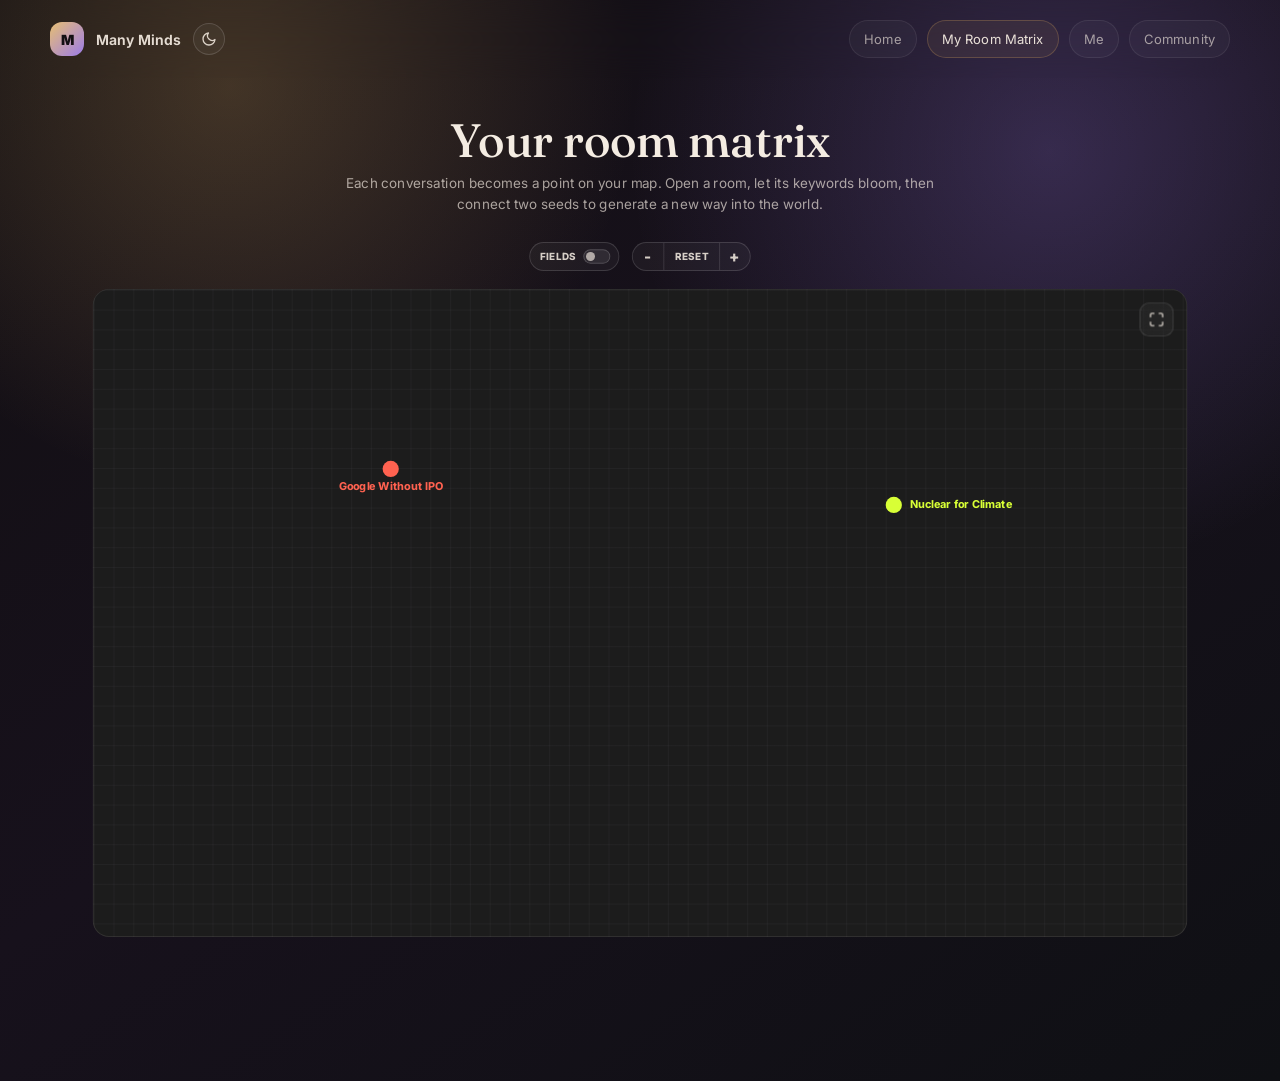
<file: engine/manyminds/web/static/minds-matrix.html>
<!DOCTYPE html>
<html lang="en">
<head>
  <meta charset="UTF-8" />
  <meta name="viewport" content="width=device-width, initial-scale=1.0" />
  <title>Many Minds - Your room matrix</title>
  <script>try{document.documentElement.setAttribute('data-theme',localStorage.getItem('mm-theme')||'dark')}catch(e){}</script>
  <link rel="stylesheet" href="css/shared.css" />
  <style>
    :root {
      --atlas-bg: #050505;
      --atlas-text: #f4ece2;
      --atlas-muted: rgba(244, 236, 226, 0.66);
      --atlas-dim: rgba(244, 236, 226, 0.42);
      --atlas-panel: rgba(16, 13, 18, 0.74);
      --atlas-line: rgba(255, 255, 255, 0.14);
      --purple: #b997ff;
      --gold: #d9a947;
      --teal: #63f0bd;
      --page-zoom: 0.9;
      --page-zoom-resting: 0.882;
      --node-font-comp: 1.111;

      /* Theme surfaces (dark defaults) */
      --shell-fill: #1c1c1c;
      --grid-line: rgba(168, 158, 178, 0.05);
      --shell-border: rgba(244, 236, 226, 0.1);
      --bloom-line: rgba(244, 236, 226, 0.34);
      --fs-bg: #1c1c1c;
      --ctrl-bg: rgba(255, 255, 255, 0.04);
      --ctrl-bg-hover: rgba(255, 255, 255, 0.085);
      --ctrl-border: rgba(255, 255, 255, 0.14);
      --ctrl-border-hover: rgba(244, 236, 226, 0.34);
      --ctrl-text: rgba(244, 236, 226, 0.86);
      --track-border: rgba(255, 255, 255, 0.18);
      --track-bg: rgba(255, 255, 255, 0.08);
      --knob: rgba(244, 236, 226, 0.66);
      --kw-label: rgba(244, 236, 226, 0.76);
    }

    /* Light theme overrides */
    [data-theme="light"] {
      --atlas-text: #20202a;
      --atlas-muted: rgba(32, 32, 42, 0.66);
      --atlas-dim: rgba(32, 32, 42, 0.45);

      --shell-fill: rgba(255, 255, 255, 0.8);
      --grid-line: rgba(70, 68, 84, 0.06);
      --shell-border: rgba(0, 0, 0, 0.12);
      --bloom-line: rgba(40, 38, 52, 0.4);
      --fs-bg: #f1eef3;
      --ctrl-bg: rgba(0, 0, 0, 0.035);
      --ctrl-bg-hover: rgba(0, 0, 0, 0.07);
      --ctrl-border: rgba(0, 0, 0, 0.16);
      --ctrl-border-hover: rgba(0, 0, 0, 0.34);
      --ctrl-text: rgba(32, 32, 42, 0.86);
      --track-border: rgba(0, 0, 0, 0.22);
      --track-bg: rgba(0, 0, 0, 0.08);
      --knob: rgba(32, 32, 42, 0.55);
      --kw-label: rgba(40, 38, 52, 0.72);
      --bridge-line: rgba(30, 28, 40, 0.85);

      /* Light-tuned surfaces + deeper field colors for contrast on white */
      --atlas-panel: rgba(255, 255, 255, 0.92);
      --purple: #6c4fd0;
      --gold: #a87c1b;
      --teal: #0f9270;
    }

    [data-theme="light"] body {
      background:
        radial-gradient(circle at 18% 8%, rgba(216, 168, 95, 0.16), transparent 30%),
        radial-gradient(circle at 82% 14%, rgba(168, 134, 255, 0.14), transparent 32%),
        linear-gradient(145deg, #f3f0ea, #efe9f4 48%, #eceef4);
    }

    [data-theme="light"] .navbar .nav-item {
      color: rgba(32, 32, 42, 0.7);
    }

    [data-theme="light"] .navbar .nav-item.active {
      color: #20202a;
    }

    [data-theme="light"] .navbar .brand-name {
      color: #20202a;
    }

    /* ============================================================
       LIGHT THEME — field map, room nodes, panels (contrast pass)
       ============================================================ */
    /* Field labels: deeper colour + stronger presence */
    [data-theme="light"] .field-label {
      opacity: 0.96;
      font-weight: 900;
    }
    /* The three big ellipses: more visible outlines + slightly stronger fill on white */
    [data-theme="light"] .field-fill {
      fill-opacity: 0.06;
    }
    [data-theme="light"] .field-ellipse {
      stroke-opacity: 0.72;
      stroke-width: 1.2;
    }

    /* Room nodes: darken the pale fills + add a crisp ring so the
       node (and the lime nuclear node) reads clearly on white */
    /* Keep node colours clean on white (no muddy brightness filter).
       Only the pale lime (nuclear) node needs a deeper, still-clean green. */
    [data-theme="light"] .room-node[data-room-id="nuclear"]::before {
      background: #84cc16;
    }
    [data-theme="light"] .room-node[data-room-id="nuclear"] .node-label {
      color: #84cc16;
    }

    /* Detail panel (right card) — light surface */
    [data-theme="light"] .detail-panel {
      border-color: rgba(0, 0, 0, 0.1);
      box-shadow: 0 24px 70px rgba(60, 50, 70, 0.16);
    }
    [data-theme="light"] .panel-close {
      border-color: rgba(0, 0, 0, 0.12);
      color: rgba(32, 32, 42, 0.7);
      background: rgba(0, 0, 0, 0.04);
    }
    [data-theme="light"] .panel-close:hover,
    [data-theme="light"] .panel-close:focus-visible {
      border-color: rgba(0, 0, 0, 0.28);
      color: #20202a;
    }
    [data-theme="light"] .panel-copy,
    [data-theme="light"] .input-copy {
      color: rgba(32, 32, 42, 0.74);
    }
    [data-theme="light"] .input-copy {
      border-left-color: rgba(0, 0, 0, 0.18);
    }
    [data-theme="light"] .score-row {
      color: rgba(32, 32, 42, 0.72);
    }
    [data-theme="light"] .chip {
      border-color: rgba(0, 0, 0, 0.12);
      color: rgba(32, 32, 42, 0.78);
      background: rgba(0, 0, 0, 0.04);
    }
    [data-theme="light"] .blind-spot {
      border-color: rgba(140, 104, 214, 0.38);
      background: rgba(140, 104, 214, 0.1);
      color: rgba(32, 32, 42, 0.82);
    }
    [data-theme="light"] .section-label {
      color: rgba(32, 32, 42, 0.5);
    }
    [data-theme="light"] .path-button {
      border-color: rgba(0, 0, 0, 0.12);
      color: rgba(32, 32, 42, 0.82);
      background: rgba(0, 0, 0, 0.035);
    }
    [data-theme="light"] .path-button:hover,
    [data-theme="light"] .path-button:focus-visible {
      border-color: rgba(0, 0, 0, 0.34);
      background: rgba(0, 0, 0, 0.06);
    }
    [data-theme="light"] .panel-foot {
      color: rgba(32, 32, 42, 0.46);
    }
    [data-theme="light"] .detail-panel::-webkit-scrollbar-thumb {
      background: rgba(0, 0, 0, 0.2);
    }

    /* Bridge composer (bottom card) + toast — light surface */
    [data-theme="light"] .bridge-composer {
      border-color: rgba(0, 0, 0, 0.14);
      background: rgba(255, 255, 255, 0.94);
      box-shadow: 0 18px 52px rgba(60, 50, 70, 0.18);
    }
    [data-theme="light"] .generated-input {
      color: rgba(32, 32, 42, 0.92);
    }
    [data-theme="light"] .bridge-tag {
      color: rgba(32, 32, 42, 0.82);
      background: rgba(30, 28, 40, 0.09);
    }
    [data-theme="light"] .bridge-cross {
      color: rgba(32, 32, 42, 0.5);
    }
    [data-theme="light"] .talk-option {
      border-color: rgba(0, 0, 0, 0.12);
      color: rgba(32, 32, 42, 0.86);
      background: rgba(0, 0, 0, 0.035);
    }
    [data-theme="light"] .talk-option:hover,
    [data-theme="light"] .talk-option:focus-visible {
      border-color: rgba(0, 0, 0, 0.3);
      background: rgba(0, 0, 0, 0.06);
    }
    [data-theme="light"] .talk-option.is-selected {
      border-color: rgba(168, 124, 27, 0.5);
      background: rgba(168, 124, 27, 0.12);
    }
    [data-theme="light"] .confirm-card {
      border-color: rgba(168, 124, 27, 0.4);
      background: rgba(168, 124, 27, 0.1);
    }
    [data-theme="light"] .confirm-card p {
      color: rgba(32, 32, 42, 0.72);
    }
    [data-theme="light"] .action-button,
    [data-theme="light"] .confirm-button {
      border-color: rgba(0, 0, 0, 0.16);
      color: rgba(32, 32, 42, 0.84);
      background: rgba(0, 0, 0, 0.045);
    }
    [data-theme="light"] .action-button.primary,
    [data-theme="light"] .confirm-button.primary {
      color: #f4ece2;
      background: #20202a;
    }
    [data-theme="light"] .action-button:hover,
    [data-theme="light"] .action-button:focus-visible {
      border-color: rgba(0, 0, 0, 0.34);
    }
    [data-theme="light"] .toast {
      border-color: rgba(0, 0, 0, 0.16);
      color: rgba(32, 32, 42, 0.88);
      background: rgba(255, 255, 255, 0.94);
    }

    @property --pulse {
      syntax: "<number>";
      inherits: true;
      initial-value: 1;
    }

    body {
      min-height: 100dvh;
      color: var(--atlas-text);
    }

    .brand-mark {
      box-shadow: none;
    }

    .atlas-page {
      width: min(1440px, calc(100% - 64px));
      margin: 0 auto;
      padding: 128px 0 40px;
      transform: scale(var(--page-zoom));
      transform-origin: top center;
    }

    .atlas-hero {
      position: relative;
      display: grid;
      justify-items: center;
      margin-bottom: clamp(12px, 1.6vw, 20px);
      text-align: center;
    }

    h1 {
      margin: 0;
      font-family: "Fraunces", Georgia, "Times New Roman", serif;
      font-size: clamp(30px, 4.2vw, 52px);
      font-weight: 500;
      letter-spacing: 0;
      line-height: 1.04;
    }

    .intro-copy {
      max-width: 680px;
      margin: 10px auto 0;
      color: var(--atlas-muted);
      font-size: 15px;
      line-height: 1.55;
    }

    .workspace {
      position: relative;
      min-height: max(720px, calc(100dvh - 206px));
    }

    .atlas-shell {
      position: relative;
      min-height: max(720px, calc(100dvh - 206px));
      width: 100%;
      overflow: hidden;
      border: 1px solid var(--shell-border);
      border-radius: 18px;
      background-color: var(--shell-fill);
      background-image:
        linear-gradient(var(--grid-line) 1px, transparent 1px),
        linear-gradient(90deg, var(--grid-line) 1px, transparent 1px);
      background-size: 22px 22px;
    }

    .atlas-toolbar {
      position: relative;
      z-index: 18;
      margin-top: 30px;
      display: inline-flex;
      align-items: center;
      gap: 14px;
    }

    .theme-toggle {
      display: grid;
      width: 32px;
      height: 32px;
      place-items: center;
      border: 1px solid var(--ctrl-border);
      border-radius: 50%;
      color: var(--ctrl-text);
      background: var(--ctrl-bg);
      cursor: pointer;
      transition: border-color 160ms ease, background 160ms ease, transform 160ms ease;
    }

    .theme-toggle:hover,
    .theme-toggle:focus-visible {
      border-color: var(--ctrl-border-hover);
      background: var(--ctrl-bg-hover);
      outline: 0;
      transform: translateY(-1px);
    }

    .theme-toggle svg {
      width: 16px;
      height: 16px;
      display: block;
    }

    .theme-toggle .icon-sun {
      display: none;
    }

    [data-theme="light"] .theme-toggle .icon-moon {
      display: none;
    }

    [data-theme="light"] .theme-toggle .icon-sun {
      display: block;
    }

    /* Grouped zoom controls — one bordered pill, segmented inside */
    .zoom-group {
      display: inline-flex;
      align-items: center;
      height: 32px;
      border: 1px solid var(--ctrl-border);
      border-radius: 999px;
      background: var(--ctrl-bg);
      overflow: hidden;
    }

    .zoom-button {
      display: grid;
      min-width: 34px;
      height: 100%;
      place-items: center;
      border: 0;
      background: transparent;
      color: var(--ctrl-text);
      font: inherit;
      font-size: 17px;
      font-weight: 800;
      cursor: pointer;
      transition: background 160ms ease, color 160ms ease;
    }

    .zoom-button + .zoom-button {
      border-left: 1px solid var(--ctrl-border);
    }

    .zoom-button.reset {
      padding: 0 12px;
      font-size: 11px;
      letter-spacing: 0.04em;
      text-transform: uppercase;
    }

    .field-switch {
      display: inline-flex;
      height: 32px;
      align-items: center;
      gap: 8px;
      width: auto;
      border: 1px solid var(--ctrl-border);
      border-radius: 999px;
      padding: 0 9px 0 11px;
      color: var(--ctrl-text);
      background: var(--ctrl-bg);
      font: inherit;
      font-size: 11px;
      font-weight: 800;
      letter-spacing: 0.04em;
      text-transform: uppercase;
      cursor: pointer;
      transition: border-color 160ms ease, background 160ms ease, transform 160ms ease;
    }

    .field-switch:hover,
    .field-switch:focus-visible {
      border-color: var(--ctrl-border-hover);
      background: var(--ctrl-bg-hover);
      outline: 0;
      transform: translateY(-1px);
    }

    .switch-track {
      position: relative;
      width: 30px;
      height: 16px;
      border: 1px solid var(--track-border);
      border-radius: 999px;
      background: var(--track-bg);
    }

    .switch-knob {
      position: absolute;
      left: 2px;
      top: 2px;
      width: 10px;
      height: 10px;
      border-radius: 50%;
      background: var(--knob);
      transition: transform 160ms ease, background 160ms ease;
    }

    .field-switch[aria-pressed="true"] .switch-knob {
      background: var(--teal);
      transform: translateX(14px);
    }

    .zoom-button:hover,
    .zoom-button:focus-visible {
      background: var(--ctrl-bg-hover);
      outline: 0;
    }

    .atlas-map,
    .zoom-plane,
    .field-canvas,
    .field-layer,
    .field-label-layer,
    .line-svg,
    .room-layer,
    .keyword-layer {
      position: absolute;
      inset: 0;
    }

    .atlas-map {
      overflow: hidden;
      cursor: grab;
      touch-action: none;
    }

    .atlas-map.is-panning {
      cursor: grabbing;
    }

    /* Promote to a GPU layer only while interacting — keeps pan/zoom smooth
       without the permanent tiled layer that caused the translucent-fill seam. */
    .atlas-map.is-panning .zoom-plane,
    .atlas-map.is-zooming .zoom-plane {
      will-change: transform;
    }

    .atlas-map.is-panning .zoom-plane {
      transition: none;
    }

    .atlas-map.fields-off .field-layer {
      opacity: 0 !important;
      visibility: hidden;
    }

    .atlas-map.fields-off .field-label-layer {
      opacity: 0 !important;
      visibility: hidden;
    }

    .atlas-map.fields-on .node-label {
      opacity: 0 !important;
    }

    .atlas-map.fields-off .node-label {
      opacity: 1 !important;
    }

    .atlas-map.fields-off .room-node {
      cursor: grab;
    }

    .atlas-map.fields-off .room-node.is-dragging {
      cursor: grabbing;
    }

    .atlas-map.is-dragging-room .room-node,
    .atlas-map.is-dragging-room .keyword-node,
    .atlas-map.is-dragging-room .line-svg line {
      transition: none !important;
    }

    .zoom-plane {
      /* 2D translate (NOT translate3d) so the plane is not a *permanent* GPU layer.
         A permanently-composited layer tiles its raster and double-blends the
         antialiasing of the translucent field fills at tile boundaries, leaving a
         faint horizontal seam. We promote to a GPU layer only DURING pan/zoom
         (.is-panning / .is-zooming) so interaction stays smooth, then render
         seam-free when idle. */
      transform: translate(var(--pan-x, 0px), var(--pan-y, 0px)) scale(var(--zoom, 1));
      transform-origin: 50% 50%;
      /* Obsidian-style camera: the whole plane scales as one smooth transform */
      transition: transform 280ms cubic-bezier(0.22, 0.61, 0.36, 1);
    }

    .field-layer,
    .line-svg {
      width: 100%;
      height: 100%;
      overflow: visible;
    }

    .field-canvas {
      z-index: 1;
      width: 100%;
      height: 100%;
      right: auto;
      bottom: auto;
      pointer-events: none;
    }

    .field-layer {
      position: absolute;
      inset: 0;
      z-index: 1;
      display: none;
      pointer-events: none;
      transition: opacity 280ms ease;
    }

    /* The shapes are <path> ellipses (single subpath), so a plain translucent
       fill-opacity renders seamlessly — no element-opacity layer needed. */
    .field-fill {
      fill: var(--field-color);
      fill-opacity: 0.05;
    }

    .field-ellipse {
      fill: none;
      stroke: var(--field-color);
      stroke-opacity: 0.55;
      stroke-width: 1;
      vector-effect: non-scaling-stroke;
    }

    .region-highlight {
      fill: var(--region-highlight-fill, rgba(244, 236, 226, 0.14));
      display: none;
      fill-opacity: 1;
      pointer-events: none;
    }

    .region-highlight.is-active {
      display: block;
    }

    .venn-region {
      opacity: 1;
      fill-opacity: 0;
      transition: opacity 160ms ease;
    }

    .venn-region.is-hovered {
      fill-opacity: 0;
    }

    .line-svg {
      z-index: 3;
      pointer-events: none;
    }

    /* Theme the bloom spokes (CSS overrides the inline stroke attribute set in
       JS); bridge lines keep their own bright stroke. */
    .line-svg line {
      stroke: var(--bloom-line);
    }

    .line-svg line.bridge-line {
      stroke: var(--bridge-line, rgba(255, 255, 255, 0.9));
    }

    .field-name {
      display: none;
    }

    .field-label-layer {
      z-index: 5;
      pointer-events: none;
      transition: opacity 180ms ease;
    }

    .field-label {
      position: absolute;
      color: var(--field-label-color);
      font-size: calc(0.74rem * var(--node-font-comp));
      font-weight: 850;
      letter-spacing: 0.08em;
      line-height: 1;
      opacity: 0.78;
      text-transform: uppercase;
      white-space: nowrap;
    }

    .field-label.metaphysical {
      --field-label-color: var(--purple);
    }

    .field-label.physical {
      --field-label-color: var(--gold);
    }

    .field-label.psychological {
      --field-label-color: var(--teal);
    }

    /* Fullscreen / maximize controls */
    .map-fab {
      position: absolute;
      top: 14px;
      right: 14px;
      z-index: 22;
      display: grid;
      place-items: center;
      width: 38px;
      height: 38px;
      border: 1px solid var(--ctrl-border);
      border-radius: 11px;
      color: var(--ctrl-text);
      background: var(--ctrl-bg);
      backdrop-filter: blur(14px);
      cursor: pointer;
      transition: border-color 0.16s ease, background 0.16s ease, transform 0.16s ease;
    }

    .map-fab:hover,
    .map-fab:focus-visible {
      border-color: var(--ctrl-border-hover);
      background: var(--ctrl-bg-hover);
      transform: translateY(-1px);
      outline: 0;
    }

    .map-fab svg {
      width: 18px;
      height: 18px;
      display: block;
    }

    .map-fab .icon-exit {
      display: none;
    }

    .fs-controls {
      position: absolute;
      top: 14px;
      left: 14px;
      z-index: 22;
      display: none;
      align-items: center;
      gap: 10px;
    }

    .workspace.is-fullscreen {
      position: fixed;
      inset: 0;
      z-index: 9000;
      margin: 0;
      min-height: 0;
      background: var(--fs-bg);
    }

    .workspace.is-fullscreen .atlas-shell {
      width: 100%;
      height: 100%;
      min-height: 0;
      border: 0;
      border-radius: 0;
    }

    .workspace.is-fullscreen .fs-controls {
      display: flex;
    }

    .workspace.is-fullscreen .map-fab .icon-expand {
      display: none;
    }

    .workspace.is-fullscreen .map-fab .icon-exit {
      display: block;
    }

    body.fs-active .bridge-composer,
    body.fs-active .toast {
      z-index: 9600;
    }

    /* The page applies transform: scale(var(--page-zoom)) which would trap a
       position:fixed descendant. Neutralize it while the fullscreen overlay is
       up (the rest of the page is hidden behind it anyway). */
    body.fs-active .atlas-page {
      transform: none;
    }

    .room-layer,
    .keyword-layer {
      z-index: 4;
    }

    .keyword-layer {
      pointer-events: none;
    }

    .room-node,
    .keyword-node {
      position: absolute;
      display: grid;
      width: 22px;
      height: 22px;
      place-items: center;
      border: 0;
      border-radius: 50%;
      padding: 0;
      color: var(--atlas-text);
      background: transparent;
      cursor: pointer;
      --hover-scale: 1;
      transform: translate(-50%, -50%) scale(calc(var(--pin-scale, 1) * var(--hover-scale)));
      /* Match the plane's timing so the counter-scale tracks the zoom in lockstep */
      transition: transform 280ms cubic-bezier(0.22, 0.61, 0.36, 1), border-color 180ms ease;
      touch-action: manipulation;
    }

    .room-node::before,
    .keyword-node::before {
      position: absolute;
      border-radius: inherit;
      content: "";
    }

    .room-node::before {
      inset: 2px;
      background: var(--node-color);
    }

    .room-node:hover,
    .room-node:focus-visible,
    .room-node.is-active {
      --hover-scale: 1.12;
      outline: 0;
    }

    .node-label {
      position: absolute;
      left: 28px;
      top: 50%;
      width: max-content;
      max-width: 170px;
      color: var(--node-color);
      font-size: calc(0.68rem * var(--node-font-comp));
      font-weight: 750;
      line-height: 1.18;
      text-align: left;
      transform: translateY(-50%);
      pointer-events: none;
      transition: opacity 160ms ease;
    }

    .keyword-node {
      width: 13px;
      height: 13px;
      /* 'backwards' (not 'both'): holds the start state before the bloom runs so
         there's no opening flash, but releases the transform afterward so the
         :hover scale rule applies (with 'both' the final keyframe locked the
         transform and killed hover-scaling on animated nodes). */
      animation: bloom 300ms ease backwards;
      pointer-events: auto;
    }

    .keyword-node.no-bloom {
      animation: none;
    }

    .keyword-node::before {
      inset: 2px;
      background: rgba(255, 255, 255, 0.9);
    }

    .keyword-node::after {
      position: absolute;
      inset: -5px;
      border: 1px solid transparent;
      border-radius: inherit;
      content: "";
      opacity: 0;
    }

    .keyword-node:hover,
    .keyword-node:focus-visible,
    .keyword-node.is-selected {
      --hover-scale: 1.16;
      outline: 0;
    }

    .keyword-node.is-selected::after {
      border-color: rgba(255, 255, 255, 0.92);
      opacity: 1;
    }

    [data-theme="light"] .keyword-node::before {
      background: rgba(28, 26, 38, 0.88);
    }

    [data-theme="light"] .keyword-node.is-selected::after {
      border-color: rgba(28, 26, 38, 0.9);
    }

    .keyword-label {
      position: absolute;
      left: 16px;
      top: 50%;
      width: max-content;
      max-width: none;
      color: var(--kw-label);
      font-size: calc(0.61rem * var(--node-font-comp));
      font-weight: 700;
      line-height: 1.16;
      text-align: left;
      transform: translateY(-50%);
      /* The label is part of the hit target — clicking the text selects too */
      pointer-events: auto;
      cursor: pointer;
      white-space: nowrap;
      transition: left 160ms ease, right 160ms ease, color 160ms ease;
    }

    .keyword-node.label-left .keyword-label {
      right: 16px;
      left: auto;
      text-align: right;
    }

    .keyword-node.is-selected .keyword-label {
      left: 22px;
    }

    .keyword-node.label-left.is-selected .keyword-label {
      right: 22px;
      left: auto;
    }

    .room-node.label-left .node-label {
      right: 28px;
      left: auto;
      text-align: right;
    }

    .room-node.label-bottom .node-label {
      top: 24px;
      left: 50%;
      max-width: 120px;
      text-align: center;
      transform: translateX(-50%);
    }

    .detail-panel {
      position: absolute;
      top: 64px;
      right: 0;
      z-index: 16;
      display: flex;
      width: min(310px, 32vw);
      max-height: calc(100% - 86px);
      flex-direction: column;
      justify-content: space-between;
      border: 1px solid rgba(255, 255, 255, 0.13);
      border-radius: 18px;
      padding: 18px;
      background: var(--atlas-panel);
      backdrop-filter: blur(18px);
      overflow: auto;
      scrollbar-color: rgba(255, 255, 255, 0.22) transparent;
      scrollbar-width: thin;
      transition: opacity 180ms ease, transform 180ms ease, visibility 180ms ease;
    }

    .detail-panel::-webkit-scrollbar {
      width: 6px;
    }

    .detail-panel::-webkit-scrollbar-track {
      background: transparent;
    }

    .detail-panel::-webkit-scrollbar-thumb {
      border-radius: 999px;
      background: rgba(255, 255, 255, 0.18);
    }

    .detail-panel.is-hidden {
      opacity: 0;
      visibility: hidden;
      pointer-events: none;
      transform: translateX(14px);
    }

    .panel-close {
      position: absolute;
      top: 12px;
      right: 12px;
      display: grid;
      width: 28px;
      height: 28px;
      place-items: center;
      border: 1px solid rgba(255, 255, 255, 0.12);
      border-radius: 50%;
      color: rgba(244, 236, 226, 0.72);
      background: rgba(255, 255, 255, 0.04);
      font: inherit;
      font-size: 16px;
      line-height: 1;
      cursor: pointer;
    }

    .panel-close:hover,
    .panel-close:focus-visible {
      border-color: rgba(255, 255, 255, 0.28);
      color: rgba(244, 236, 226, 0.94);
      outline: 0;
    }

    .panel-eyebrow {
      margin: 0 0 9px;
      color: var(--atlas-dim);
      font-size: 0.68rem;
      font-weight: 850;
      letter-spacing: 0.13em;
      text-transform: uppercase;
    }

    .detail-panel h2 {
      margin: 0;
      font-size: 1.38rem;
      font-weight: 700;
      letter-spacing: 0;
      line-height: 1.12;
    }

    .panel-copy,
    .input-copy {
      color: rgba(244, 236, 226, 0.68);
      font-size: 0.84rem;
      line-height: 1.55;
    }

    .input-copy {
      margin: 14px 0;
      padding-left: 12px;
      border-left: 1px solid rgba(255, 255, 255, 0.2);
      color: rgba(244, 236, 226, 0.78);
      font-family: "Fraunces", Georgia, "Times New Roman", serif;
      font-size: 0.93rem;
    }

    .score-list {
      display: grid;
      gap: 8px;
      margin: 16px 0;
    }

    .score-row {
      display: grid;
      grid-template-columns: 92px 1fr;
      gap: 8px;
      align-items: center;
      color: rgba(244, 236, 226, 0.66);
      font-size: 0.68rem;
      font-weight: 750;
    }

    .score-level {
      justify-self: end;
      border: 1px solid color-mix(in srgb, var(--score-color), transparent 42%);
      border-radius: 999px;
      padding: 4px 8px;
      color: var(--score-color);
      background: color-mix(in srgb, var(--score-color), transparent 92%);
      font-size: 0.63rem;
      font-weight: 850;
      letter-spacing: 0.08em;
      text-transform: uppercase;
    }

    .chip-row {
      display: flex;
      flex-wrap: wrap;
      gap: 7px;
      margin: 13px 0 0;
    }

    .chip {
      border: 1px solid rgba(255, 255, 255, 0.13);
      border-radius: 999px;
      padding: 6px 8px;
      color: rgba(244, 236, 226, 0.76);
      background: rgba(255, 255, 255, 0.045);
      font-size: 0.68rem;
      font-weight: 700;
    }

    .blind-spot {
      margin: 16px 0;
      border: 1px solid rgba(185, 151, 255, 0.24);
      border-radius: 13px;
      padding: 12px;
      background: rgba(185, 151, 255, 0.08);
      color: rgba(244, 236, 226, 0.78);
      font-size: 0.79rem;
      line-height: 1.52;
    }

    .section-label {
      margin: 17px 0 9px;
      color: rgba(244, 236, 226, 0.52);
      font-size: 0.67rem;
      font-weight: 850;
      letter-spacing: 0.13em;
      text-transform: uppercase;
    }

    .path-list {
      display: grid;
      gap: 7px;
    }

    .path-button {
      width: 100%;
      border: 1px solid rgba(255, 255, 255, 0.12);
      border-radius: 11px;
      padding: 9px 10px;
      color: rgba(244, 236, 226, 0.82);
      background: rgba(255, 255, 255, 0.04);
      font: inherit;
      font-size: 0.76rem;
      text-align: left;
      cursor: pointer;
      transition: border-color 160ms ease, background 160ms ease, transform 160ms ease;
    }

    .path-button:hover,
    .path-button:focus-visible {
      border-color: rgba(255, 255, 255, 0.34);
      background: rgba(255, 255, 255, 0.075);
      outline: 0;
      transform: translateY(-1px);
    }

    .panel-foot {
      margin-top: 20px;
      color: rgba(244, 236, 226, 0.38);
      font-size: 0.7rem;
      line-height: 1.5;
    }

    .bridge-composer {
      position: fixed;
      left: 50%;
      bottom: 18px;
      z-index: 25;
      width: min(720px, calc(100vw - 32px));
      --bridge-space: 14px;
      border: 1px solid rgba(255, 255, 255, 0.2);
      border-radius: 16px;
      padding: var(--bridge-space);
      background: rgba(12, 12, 14, 0.88);
      backdrop-filter: blur(18px);
      opacity: 0;
      pointer-events: none;
      transform: translate(-50%, 18px) scale(var(--page-zoom-resting));
      transition: opacity 220ms ease, transform 220ms ease;
    }

    .bridge-composer.is-visible {
      opacity: 1;
      pointer-events: auto;
      transform: translate(-50%, 0) scale(var(--page-zoom));
    }

    .generated-input {
      display: flex;
      flex-wrap: wrap;
      align-items: center;
      gap: calc(var(--bridge-space) * 0.5);
      margin: 0;
      color: rgba(255, 255, 255, 0.94);
      font-family: "Fraunces", Georgia, "Times New Roman", serif;
      font-size: clamp(0.88rem, 1.12vw, 1rem);
      line-height: 1.25;
    }

    .bridge-tag {
      display: inline-flex;
      align-items: center;
      min-height: 22px;
      border: 0;
      border-radius: 6px;
      padding: 0 7px;
      color: rgba(244, 236, 226, 0.82);
      background: rgba(244, 236, 226, 0.115);
      font-family: Inter, ui-sans-serif, system-ui, -apple-system, BlinkMacSystemFont, "Segoe UI", sans-serif;
      font-size: 0.68rem;
      font-weight: 800;
      line-height: 1;
      letter-spacing: 0.02em;
      text-transform: uppercase;
    }

    .bridge-cross {
      color: rgba(244, 236, 226, 0.52);
      font-family: Inter, ui-sans-serif, system-ui, -apple-system, BlinkMacSystemFont, "Segoe UI", sans-serif;
      font-size: 0.84rem;
      font-weight: 900;
    }

    .talk-options {
      display: none;
      gap: calc(var(--bridge-space) * 0.5);
      margin-top: var(--bridge-space);
    }

    .talk-options.is-visible {
      display: grid;
    }

    .talk-option-row {
      display: grid;
      grid-template-columns: minmax(0, 1fr) auto;
      gap: calc(var(--bridge-space) * 0.5);
      align-items: stretch;
    }

    .talk-option {
      width: 100%;
      border: 1px solid rgba(255, 255, 255, 0.13);
      border-radius: 12px;
      padding: 9px 10px;
      color: rgba(244, 236, 226, 0.88);
      background: rgba(255, 255, 255, 0.045);
      font: inherit;
      font-family: "Fraunces", Georgia, "Times New Roman", serif;
      font-size: 0.82rem;
      line-height: 1.28;
      text-align: left;
      cursor: pointer;
      transition: border-color 160ms ease, background 160ms ease, transform 160ms ease;
    }

    .talk-option:hover,
    .talk-option:focus-visible {
      border-color: rgba(244, 236, 226, 0.32);
      background: rgba(255, 255, 255, 0.075);
      outline: 0;
      transform: translateY(-1px);
    }

    .talk-option.is-selected {
      border-color: rgba(216, 168, 95, 0.42);
      background: rgba(216, 168, 95, 0.1);
    }

    .confirm-card {
      display: grid;
      width: 158px;
      align-content: center;
      gap: calc(var(--bridge-space) * 0.5);
      border: 1px solid rgba(216, 168, 95, 0.28);
      border-radius: 12px;
      padding: 8px;
      background: rgba(216, 168, 95, 0.08);
    }

    .confirm-card p {
      margin: 0;
      color: rgba(244, 236, 226, 0.72);
      font-size: 0.68rem;
      line-height: 1.25;
    }

    .confirm-actions {
      display: flex;
      gap: calc(var(--bridge-space) * 0.4);
    }

    .confirm-button {
      flex: 1;
      min-height: 26px;
      border: 1px solid rgba(255, 255, 255, 0.14);
      border-radius: 999px;
      color: rgba(244, 236, 226, 0.84);
      background: rgba(255, 255, 255, 0.055);
      font: inherit;
      font-size: 0.68rem;
      font-weight: 800;
      cursor: pointer;
    }

    .confirm-button.primary {
      color: #050505;
      background: rgba(244, 236, 226, 0.9);
    }

    .talk-option:disabled,
    .action-button:disabled {
      cursor: wait;
      opacity: 0.62;
      transform: none;
    }

    .bridge-actions {
      display: flex;
      flex-wrap: wrap;
      gap: calc(var(--bridge-space) * 0.5);
      margin-top: var(--bridge-space);
    }

    .action-button {
      min-height: 32px;
      border: 1px solid rgba(255, 255, 255, 0.16);
      border-radius: 999px;
      padding: 0 14px;
      color: rgba(244, 236, 226, 0.82);
      background: rgba(255, 255, 255, 0.055);
      font: inherit;
      font-size: 0.76rem;
      font-weight: 750;
      cursor: pointer;
      transition: transform 160ms ease, border-color 160ms ease, background 160ms ease;
    }

    .action-button.primary {
      color: #050505;
      background: rgba(244, 236, 226, 0.92);
    }

    .action-button:hover,
    .action-button:focus-visible {
      border-color: rgba(255, 255, 255, 0.38);
      transform: translateY(-1px);
      outline: 0;
    }

    .toast {
      position: fixed;
      right: 24px;
      bottom: 24px;
      z-index: 30;
      border: 1px solid rgba(255, 255, 255, 0.16);
      border-radius: 999px;
      padding: 11px 14px;
      color: rgba(244, 236, 226, 0.88);
      background: rgba(12, 12, 14, 0.88);
      font-size: 0.82rem;
      opacity: 0;
      pointer-events: none;
      transform: translateY(10px) scale(var(--page-zoom));
      transform-origin: right bottom;
      transition: opacity 180ms ease, transform 180ms ease;
    }

    .toast.is-visible {
      opacity: 1;
      transform: translateY(0) scale(var(--page-zoom));
    }

    @keyframes bloom {
      from {
        opacity: 0;
        transform: translate(-50%, -50%) scale(calc(var(--pin-scale, 1) * 0.45));
      }
      to {
        opacity: 1;
        transform: translate(-50%, -50%) scale(var(--pin-scale, 1));
      }
    }

    @keyframes fieldBreathe {
      from {
        --pulse: 0.985;
        margin-left: -0.4%;
        margin-top: 0.2%;
      }
      to {
        --pulse: 1.018;
        margin-left: 0.45%;
        margin-top: -0.28%;
      }
    }

    @media (prefers-reduced-motion: reduce) {
      *,
      *::before,
      *::after {
        animation-duration: 1ms !important;
        scroll-behavior: auto !important;
        transition-duration: 1ms !important;
      }
    }

    @media (max-width: 1080px) {
      .atlas-toolbar {
        position: static;
        margin-top: 14px;
        transform: none;
      }

      .detail-panel {
        width: min(320px, calc(100% - 24px));
      }
    }

    @media (max-width: 680px) {
      .atlas-page {
        width: calc(100% - 24px);
        padding-top: 148px;
      }

      .atlas-shell {
        min-height: 640px;
      }

      .node-label,
      .keyword-label {
        max-width: 116px;
        font-size: calc(0.65rem * var(--node-font-comp));
      }

      .bridge-top {
        display: block;
      }

      .talk-option-row {
        grid-template-columns: 1fr;
      }

      .confirm-card {
        width: auto;
      }
    }
  </style>
</head>
<body>
  <nav class="navbar">
    <div class="nav-left">
      <a class="brand" href="index.html">
        <div class="brand-mark">M</div>
        <div class="brand-name">Many Minds</div>
      </a>
      <button class="theme-toggle" type="button" aria-label="Switch to light theme">
        <svg class="icon-moon" viewBox="0 0 24 24" fill="none" stroke="currentColor" stroke-width="2" stroke-linecap="round" stroke-linejoin="round" aria-hidden="true"><path d="M21 12.79A9 9 0 1 1 11.21 3 7 7 0 0 0 21 12.79z" /></svg>
        <svg class="icon-sun" viewBox="0 0 24 24" fill="none" stroke="currentColor" stroke-width="2" stroke-linecap="round" stroke-linejoin="round" aria-hidden="true"><circle cx="12" cy="12" r="4" /><path d="M12 2v2M12 20v2M4.93 4.93l1.41 1.41M17.66 17.66l1.41 1.41M2 12h2M20 12h2M4.93 19.07l1.41-1.41M17.66 6.34l1.41-1.41" /></svg>
      </button>
    </div>
    <div class="nav-items">
      <a class="nav-item" href="index.html">Home</a>
      <a class="nav-item active" href="minds-matrix.html">My Room Matrix</a>
      <a class="nav-item" href="me.html">Me</a>
      <a class="nav-item" href="community.html">Community</a>
    </div>
  </nav>

  <main class="atlas-page">
    <header class="atlas-hero">
      <div>
        <h1>Your room matrix</h1>
        <p class="intro-copy">Each conversation becomes a point on your map. Open a room, let its keywords bloom, then connect two seeds to generate a new way into the world.</p>
      </div>
      <div class="atlas-toolbar" aria-label="Map controls">
        <button class="field-switch" type="button" id="fieldToggle" aria-pressed="false">
          <span>Fields</span>
          <span class="switch-track" aria-hidden="true"><span class="switch-knob"></span></span>
        </button>
        <div class="zoom-group">
          <button class="zoom-button" type="button" id="zoomOut" aria-label="Zoom out">-</button>
          <button class="zoom-button reset" type="button" id="zoomReset">Reset</button>
          <button class="zoom-button" type="button" id="zoomIn" aria-label="Zoom in">+</button>
        </div>
      </div>
    </header>

    <section class="workspace" aria-label="Your room matrix workspace">
      <article class="atlas-shell" aria-label="Your room matrix map">
        <div class="atlas-map" id="atlasMap">
          <div class="zoom-plane" id="zoomPlane">
            <canvas class="field-canvas" id="fieldCanvas" aria-hidden="true"></canvas>
            <svg class="field-layer" id="fieldSvg" viewBox="0 0 100 100" preserveAspectRatio="none" aria-hidden="true">
              <defs>
                <!-- Ellipses are rendered as <path> (single Bézier subpath): the
                     <ellipse> element fills as two arcs joined on its diameter and
                     leaves a seam at translucent opacity; a path fills as one region. -->
                <mask id="mask-m" maskUnits="userSpaceOnUse" x="0" y="0" width="100" height="100">
                  <rect width="100" height="100" fill="black" />
                  <path data-field-shape="M" fill="white" />
                </mask>
                <mask id="mask-p" maskUnits="userSpaceOnUse" x="0" y="0" width="100" height="100">
                  <rect width="100" height="100" fill="black" />
                  <path data-field-shape="P" fill="white" />
                </mask>
                <mask id="mask-psy" maskUnits="userSpaceOnUse" x="0" y="0" width="100" height="100">
                  <rect width="100" height="100" fill="black" />
                  <path data-field-shape="Psy" fill="white" />
                </mask>
                <mask id="mask-not-m" maskUnits="userSpaceOnUse" x="0" y="0" width="100" height="100">
                  <rect width="100" height="100" fill="white" />
                  <path data-field-shape="M" fill="black" />
                </mask>
                <mask id="mask-not-p" maskUnits="userSpaceOnUse" x="0" y="0" width="100" height="100">
                  <rect width="100" height="100" fill="white" />
                  <path data-field-shape="P" fill="black" />
                </mask>
                <mask id="mask-not-psy" maskUnits="userSpaceOnUse" x="0" y="0" width="100" height="100">
                  <rect width="100" height="100" fill="white" />
                  <path data-field-shape="Psy" fill="black" />
                </mask>
                <clipPath id="clip-m" clipPathUnits="userSpaceOnUse">
                  <path data-clip-shape="M" />
                </clipPath>
                <clipPath id="clip-p" clipPathUnits="userSpaceOnUse">
                  <path data-clip-shape="P" />
                </clipPath>
                <clipPath id="clip-psy" clipPathUnits="userSpaceOnUse">
                  <path data-clip-shape="Psy" />
                </clipPath>
                <clipPath id="clip-not-m" clipPathUnits="userSpaceOnUse">
                  <path data-clip-not-shape="M" clip-rule="evenodd" />
                </clipPath>
                <clipPath id="clip-not-p" clipPathUnits="userSpaceOnUse">
                  <path data-clip-not-shape="P" clip-rule="evenodd" />
                </clipPath>
                <clipPath id="clip-not-psy" clipPathUnits="userSpaceOnUse">
                  <path data-clip-not-shape="Psy" clip-rule="evenodd" />
                </clipPath>
              </defs>

              <path data-field-shape="M" class="field-fill" style="--field-color: var(--purple)" />
              <path data-field-shape="P" class="field-fill" style="--field-color: var(--gold)" />
              <path data-field-shape="Psy" class="field-fill" style="--field-color: var(--teal)" />

              <g class="venn-regions">
                <g mask="url(#mask-m)"><g mask="url(#mask-not-p)"><g mask="url(#mask-not-psy)">
                  <rect class="venn-region" data-region="m" width="100" height="100" fill="var(--purple)" />
                </g></g></g>
                <g mask="url(#mask-p)"><g mask="url(#mask-not-m)"><g mask="url(#mask-not-psy)">
                  <rect class="venn-region" data-region="p" width="100" height="100" fill="var(--gold)" />
                </g></g></g>
                <g mask="url(#mask-psy)"><g mask="url(#mask-not-m)"><g mask="url(#mask-not-p)">
                  <rect class="venn-region" data-region="psy" width="100" height="100" fill="var(--teal)" />
                </g></g></g>
                <g mask="url(#mask-m)"><g mask="url(#mask-p)"><g mask="url(#mask-not-psy)">
                  <rect class="venn-region" data-region="mp" width="100" height="100" fill="var(--gold)" />
                </g></g></g>
                <g mask="url(#mask-m)"><g mask="url(#mask-psy)"><g mask="url(#mask-not-p)">
                  <rect class="venn-region" data-region="mpsy" width="100" height="100" fill="var(--purple)" />
                </g></g></g>
                <g mask="url(#mask-p)"><g mask="url(#mask-psy)"><g mask="url(#mask-not-m)">
                  <rect class="venn-region" data-region="ppsy" width="100" height="100" fill="var(--teal)" />
                </g></g></g>
                <g mask="url(#mask-m)"><g mask="url(#mask-p)"><g mask="url(#mask-psy)">
                  <rect class="venn-region" data-region="all" width="100" height="100" fill="var(--atlas-text)" />
                </g></g></g>
              </g>

              <g class="region-highlight-layer" id="regionHighlight">
                <g clip-path="url(#clip-m)"><g clip-path="url(#clip-not-p)"><g clip-path="url(#clip-not-psy)">
                  <rect class="region-highlight" data-highlight-region="m" width="100" height="100" />
                </g></g></g>
                <g clip-path="url(#clip-p)"><g clip-path="url(#clip-not-m)"><g clip-path="url(#clip-not-psy)">
                  <rect class="region-highlight" data-highlight-region="p" width="100" height="100" />
                </g></g></g>
                <g clip-path="url(#clip-psy)"><g clip-path="url(#clip-not-m)"><g clip-path="url(#clip-not-p)">
                  <rect class="region-highlight" data-highlight-region="psy" width="100" height="100" />
                </g></g></g>
                <g clip-path="url(#clip-m)"><g clip-path="url(#clip-p)"><g clip-path="url(#clip-not-psy)">
                  <rect class="region-highlight" data-highlight-region="mp" width="100" height="100" />
                </g></g></g>
                <g clip-path="url(#clip-m)"><g clip-path="url(#clip-psy)"><g clip-path="url(#clip-not-p)">
                  <rect class="region-highlight" data-highlight-region="mpsy" width="100" height="100" />
                </g></g></g>
                <g clip-path="url(#clip-p)"><g clip-path="url(#clip-psy)"><g clip-path="url(#clip-not-m)">
                  <rect class="region-highlight" data-highlight-region="ppsy" width="100" height="100" />
                </g></g></g>
                <g clip-path="url(#clip-m)"><g clip-path="url(#clip-p)"><g clip-path="url(#clip-psy)">
                  <rect class="region-highlight" data-highlight-region="all" width="100" height="100" />
                </g></g></g>
              </g>
              <path data-field-shape="M" class="field-ellipse" style="--field-color: var(--purple)" />
              <path data-field-shape="P" class="field-ellipse" style="--field-color: var(--gold)" />
              <path data-field-shape="Psy" class="field-ellipse" style="--field-color: var(--teal)" />
            </svg>
            <svg class="line-svg" id="lineSvg" viewBox="0 0 100 100" preserveAspectRatio="none" aria-hidden="true"></svg>
            <div class="room-layer" id="roomLayer"></div>
            <div class="keyword-layer" id="keywordLayer"></div>
          </div>
          <div class="field-label-layer" aria-hidden="true">
            <span class="field-label metaphysical" data-field="M">Metaphysical</span>
            <span class="field-label physical" data-field="P">Physical</span>
            <span class="field-label psychological" data-field="Psy">Psychological</span>
          </div>
          <!--
            Venn region numbering — INTERNAL/DEV reference only (not shown to users):
              1 = m    (Metaphysical only)
              2 = mp   (Metaphysical ∩ Physical)        ← e.g. "Google Without IPO"
              3 = p    (Physical only)
              4 = mpsy (Metaphysical ∩ Psychological)
              5 = all  (Metaphysical ∩ Physical ∩ Psychological)
              6 = ppsy (Physical ∩ Psychological)
              7 = psy  (Psychological only)
            These keys match data-region on the .venn-region rects above.
          -->
        </div>
        <div class="fs-controls">
          <button class="theme-toggle" type="button" id="themeToggleFs" aria-label="Switch theme">
            <svg class="icon-moon" viewBox="0 0 24 24" fill="none" stroke="currentColor" stroke-width="2" stroke-linecap="round" stroke-linejoin="round" aria-hidden="true"><path d="M21 12.79A9 9 0 1 1 11.21 3 7 7 0 0 0 21 12.79z" /></svg>
            <svg class="icon-sun" viewBox="0 0 24 24" fill="none" stroke="currentColor" stroke-width="2" stroke-linecap="round" stroke-linejoin="round" aria-hidden="true"><circle cx="12" cy="12" r="4" /><path d="M12 2v2M12 20v2M4.93 4.93l1.41 1.41M17.66 17.66l1.41 1.41M2 12h2M20 12h2M4.93 19.07l1.41-1.41M17.66 6.34l1.41-1.41" /></svg>
          </button>
          <button class="field-switch" type="button" id="fieldToggleFs" aria-pressed="true">
            <span>Fields</span>
            <span class="switch-track" aria-hidden="true"><span class="switch-knob"></span></span>
          </button>
        </div>
        <button class="map-fab" type="button" id="fullscreenBtn" aria-label="Fullscreen">
          <svg class="icon-expand" viewBox="0 0 24 24" fill="none" stroke="currentColor" stroke-width="2" stroke-linecap="round" stroke-linejoin="round" aria-hidden="true">
            <path d="M8 3H5a2 2 0 0 0-2 2v3M16 3h3a2 2 0 0 1 2 2v3M8 21H5a2 2 0 0 1-2-2v-3M16 21h3a2 2 0 0 0 2-2v-3" />
          </svg>
          <svg class="icon-exit" viewBox="0 0 24 24" fill="none" stroke="currentColor" stroke-width="2" stroke-linecap="round" stroke-linejoin="round" aria-hidden="true">
            <path d="M8 3v3a2 2 0 0 1-2 2H3M21 8h-3a2 2 0 0 1-2-2V3M3 16h3a2 2 0 0 1 2 2v3M16 21v-3a2 2 0 0 1 2-2h3" />
          </svg>
        </button>
      </article>

      <aside class="detail-panel" id="detailPanel" aria-live="polite"></aside>
    </section>
  </main>

  <section class="bridge-composer" id="bridgeComposer" aria-live="polite" aria-label="Bridge Composer">
    <p class="generated-input" id="generatedInput"></p>
    <div class="talk-options" id="talkOptions" aria-label="Suggested room inputs"></div>
    <div class="bridge-actions">
      <button class="action-button primary" type="button" id="talkButton">What can we talk</button>
      <button class="action-button" type="button" data-demo-action>Save bridge</button>
      <button class="action-button" type="button" id="clearBridge">Clear</button>
    </div>
  </section>

  <div class="toast" id="toast" role="status">Demo only - this would open a new room.</div>

  <script>
    const rooms = [
      {
        id: "nuclear",
        title: "Nuclear for Climate",
        input: "Should we speed up nuclear for climate?",
        x: 73,
        y: 33,
        color: "#d8ff36",
        labelSide: "right",
        scores: {
          physical: 0.88,
          psychological: 0.42,
          metaphysical: 0.58
        },
        keywords: [
          "Nuclear",
          "Climate",
          "Risk",
          "Public Trust",
          "Waste",
          "Future Generations"
        ],
        blindSpot: "You explored nuclear as an energy and policy problem, but barely touched it as a moral inheritance across generations.",
        suggestedPaths: [
          "Nuclear x Future Generations",
          "Waste x Public Trust",
          "Climate x Risk"
        ],
        bridges: {
          "Nuclear|Future Generations": "Do we have the right to solve today's climate crisis by passing nuclear waste and invisible risk to people who cannot consent?",
          "Waste|Public Trust": "When institutions ask the public to trust them with risks that last longer than any government, what kind of trust is that?",
          "Climate|Risk": "When climate risk and nuclear risk point in opposite directions, how should we choose which danger deserves urgency?",
          "Climate|Moral Responsibility": "If nuclear energy is one of the fastest paths to decarbonization, is opposing it for safety reasons moral caution or moral failure?"
        }
      },
      {
        id: "google",
        title: "Google Without IPO",
        input: "What if Google didn't IPO?",
        x: 27,
        y: 28,
        color: "#ff6250",
        labelSide: "bottom",
        scores: {
          physical: 0.62,
          psychological: 0.28,
          metaphysical: 0.68
        },
        keywords: [
          "Google",
          "Capital",
          "Founder Control",
          "Public Markets",
          "Monopoly",
          "Historical Possibility"
        ],
        blindSpot: "You explored Google's IPO as a finance and power question, but barely touched how public markets shape what society believes innovation is for.",
        suggestedPaths: [
          "Founder Control x Public Markets",
          "Google x Monopoly",
          "Capital x Historical Possibility"
        ],
        bridges: {
          "Founder Control|Public Markets": "When a company becomes infrastructure for human knowledge, should its future be shaped by founders, investors, users, or the public?",
          "Monopoly|Innovation": "Does monopoly kill innovation, or does it sometimes create the stability needed to build impossible things?",
          "Google|Monopoly": "If a search engine becomes the doorway to knowledge, when does usefulness become dependence?",
          "Capital|Historical Possibility": "How many futures never happen because the capital structure of a company makes them impossible?"
        }
      }
    ];

    const roomLayer = document.getElementById("roomLayer");
    const keywordLayer = document.getElementById("keywordLayer");
    const lineSvg = document.getElementById("lineSvg");
    const atlasMap = document.getElementById("atlasMap");
    const detailPanel = document.getElementById("detailPanel");
    const bridgeComposer = document.getElementById("bridgeComposer");
    const generatedInput = document.getElementById("generatedInput");
    const talkOptions = document.getElementById("talkOptions");
    const talkButton = document.getElementById("talkButton");
    const toast = document.getElementById("toast");
    const zoomPlane = document.getElementById("zoomPlane");
    const fieldCanvas = document.getElementById("fieldCanvas");
    const regionHighlight = document.getElementById("regionHighlight");

    let selectedRoom = null;
    let expandedRooms = new Set();
    let selectedKeywords = [];
    let keywordPositions = new Map();
    let fieldAnchorCache = new Map();
    let bloomIdeals = new Map();
    const labelSizeCache = new Map();
    let toastTimer = null;
    let zoom = 1;
    let panX = 0;
    let panY = 0;
    let fieldsVisible = false;
    let activeRegionKey = null;
    let freeMotionFrame = null;
    let draggingRoom = null;
    let draggingCanvas = null;
    let dragSuppressClick = false;
    let panelHidden = false;
    let currentBridgeKey = "";
    let talkPrompts = [];
    let selectedTalkPrompt = "";
    const freePositions = new Map(rooms.map((room) => [room.id, { x: room.x, y: room.y }]));
    const floatOffsets = new Map(rooms.map((room, index) => [room.id, { phase: index * 1.7, x: 0, y: 0 }]));

    function init() {
      applyViewportTransform();
      updateFieldSvgGeometry();
      setFieldMode(false);
      renderRooms();
      renderPanel();
      renderBlooms();
      bindControls();
    }

    function bindControls() {
      document.getElementById("clearBridge").addEventListener("click", clearBridge);
      talkButton.addEventListener("click", toggleTalkOptions);
      document.querySelectorAll("[data-demo-action]").forEach((button) => {
        button.addEventListener("click", showToast);
      });
      document.getElementById("zoomIn").addEventListener("click", () => setZoom(zoom + 0.12));
      document.getElementById("zoomOut").addEventListener("click", () => setZoom(zoom - 0.12));
      document.getElementById("zoomReset").addEventListener("click", resetViewport);
      document.querySelectorAll(".field-switch").forEach((toggle) => {
        toggle.addEventListener("click", () => setFieldMode(!fieldsVisible));
      });
      document.getElementById("fullscreenBtn").addEventListener("click", toggleFullscreen);
      atlasMap.addEventListener("pointerdown", startCanvasPan);
      atlasMap.addEventListener("pointermove", updateRegionHover);
      atlasMap.addEventListener("pointerleave", clearRegionHover);
      atlasMap.addEventListener("wheel", onWheelZoom, { passive: false });
      window.addEventListener("resize", onResize);
      document.addEventListener("keydown", (event) => {
        if (event.key === "Escape" && isFullscreen) toggleFullscreen();
      });
    }

    let isFullscreen = false;

    function toggleFullscreen() {
      isFullscreen = !isFullscreen;
      const workspace = document.querySelector(".workspace");
      workspace.classList.toggle("is-fullscreen", isFullscreen);
      document.body.classList.toggle("fs-active", isFullscreen);
      const btn = document.getElementById("fullscreenBtn");
      btn.setAttribute("aria-label", isFullscreen ? "Exit fullscreen" : "Fullscreen");
      // The map just changed size — recompute everything against the new box.
      requestAnimationFrame(refreshFieldLayout);
    }

    function onWheelZoom(event) {
      if (!isFullscreen) return; // wheel-zoom only inside the fullscreen view
      event.preventDefault();
      const step = event.deltaY > 0 ? -0.08 : 0.08;
      setZoom(zoom + step);
    }

    function refreshFieldLayout() {
      updateFieldSvgGeometry();
      updateRegionHighlightPath();
      drawFieldCanvas();
      if (fieldsVisible) {
        computeFieldAnchors();
      }
      updateRoomNodePositions();
      updateBloomPositions();
      updateBridgeComposer();
      updateFieldLabelAnchors();
    }

    function onResize() {
      refreshFieldLayout();
    }

    function renderRooms() {
      roomLayer.innerHTML = "";
      rooms.forEach((room) => {
        const button = document.createElement("button");
        button.type = "button";
        button.className = "room-node";
        if (room.labelSide === "left") button.classList.add("label-left");
        if (room.labelSide === "bottom") button.classList.add("label-bottom");
        button.dataset.roomId = room.id;
        button.style.left = `${room.x}%`;
        button.style.top = `${room.y}%`;
        button.style.setProperty("--node-color", room.color);
        button.setAttribute("aria-label", `Open room: ${room.title}`);
        button.innerHTML = `<span class="node-label">${room.title}</span>`;
        button.addEventListener("click", () => clickRoom(room.id));
        button.addEventListener("pointerdown", (event) => startRoomDrag(event, room.id));
        roomLayer.appendChild(button);
      });
      updateRoomNodePositions();
      updateRoomStates();
    }

    function clickRoom(roomId) {
      if (dragSuppressClick) return;
      const room = rooms.find((item) => item.id === roomId);
      if (!room) return;

      const wasExpanded = expandedRooms.has(roomId);
      const wasActive = selectedRoom && selectedRoom.id === roomId;

      if (wasExpanded && !wasActive) {
        expandedRooms.delete(roomId);
        selectedKeywords = selectedKeywords.filter((item) => item.roomId !== roomId);
        renderBlooms();
        updateRoomStates();
        updateBridgeComposer();
        return;
      }

      if (wasExpanded && wasActive) {
        expandedRooms.delete(roomId);
        selectedKeywords = selectedKeywords.filter((item) => item.roomId !== roomId);
        selectedRoom = getFallbackSelectedRoom();
        renderPanel(selectedRoom);
        renderBlooms();
        updateRoomStates();
        updateBridgeComposer();
        return;
      }

      selectedRoom = room;
      renderPanel(room);
      if (!wasExpanded) {
        expandedRooms.add(roomId);
        renderBlooms(roomId);
      }
      updateRoomStates();
      updateBridgeComposer();
    }

    function setFieldMode(nextVisible) {
      fieldsVisible = nextVisible;
      atlasMap.classList.toggle("fields-on", fieldsVisible);
      atlasMap.classList.toggle("fields-off", !fieldsVisible);
      if (!fieldsVisible) clearRegionHover();
      updateFieldSvgGeometry();
      drawFieldCanvas();
      document.querySelectorAll(".field-switch").forEach((toggle) => {
        toggle.setAttribute("aria-pressed", String(fieldsVisible));
      });

      if (fieldsVisible) {
        stopFreeMotion();
        computeFieldAnchors();
        setZoom(0.72);
      } else {
        activeRegionKey = null;
        updateRegionHighlightPath();
        setZoom(1);
      }

      updateRoomNodePositions();
      updateBloomPositions();
      updateBridgeComposer();
      updateFieldLabelAnchors();

      if (!fieldsVisible) {
        startFreeMotion();
      }
    }

    function updateRegionHover(event) {
      if (!fieldsVisible) return;
      const rect = atlasMap.getBoundingClientRect();
      if (!rect.width || !rect.height) return;
      const { g, W, H } = fieldGeometries();
      // The zoom-plane is centered on the map and transformed by pan + zoom.
      // To hit-test against the shapes (which are in map pixel space), we must
      // invert that transform: translate back by pan, then un-scale by zoom,
      // both relative to the map center.
      const cx = rect.width / 2;
      const cy = rect.height / 2;
      const rawX = event.clientX - rect.left;
      const rawY = event.clientY - rect.top;
      const px = ((rawX - cx - panX) / zoom + cx) / rect.width * W;
      const py = ((rawY - cy - panY) / zoom + cy) / rect.height * H;
      const activeKey = getVennRegionKey(px, py, g);
      if (activeRegionKey !== activeKey) {
        activeRegionKey = activeKey;
        updateRegionHighlightPath();
        drawFieldCanvas();
      }

      document.querySelectorAll(".venn-region").forEach((region) => {
        const isActive = region.dataset.region === activeKey;
        region.classList.toggle("is-hovered", isActive);
        region.style.fillOpacity = "";
      });
    }

    function clearRegionHover() {
      document.querySelectorAll(".venn-region.is-hovered").forEach((region) => {
        region.classList.remove("is-hovered");
      });
      document.querySelectorAll(".venn-region").forEach((region) => {
        region.style.fillOpacity = "";
      });
      activeRegionKey = null;
      updateRegionHighlightPath();
      drawFieldCanvas();
    }

    function regionColor(key) {
      // The triple-overlap ("all") used a pale cream tint that is invisible on the
      // light theme's white canvas. Make it theme-aware: a dark neutral on light,
      // a brighter cream on dark — so the center intersection always highlights.
      const isLight = document.documentElement.getAttribute("data-theme") === "light";
      const all = isLight ? "rgba(58, 46, 86, 0.16)" : "rgba(244, 236, 226, 0.2)";
      return {
        m: "rgba(185, 151, 255, 0.16)",
        p: "rgba(217, 169, 71, 0.16)",
        psy: "rgba(99, 240, 189, 0.16)",
        mp: "rgba(217, 169, 71, 0.18)",
        mpsy: "rgba(185, 151, 255, 0.18)",
        ppsy: "rgba(99, 240, 189, 0.18)",
        all
      }[key] || all;
    }

    function regionMembership(key) {
      return {
        m: { include: ["M"], exclude: ["P", "Psy"] },
        p: { include: ["P"], exclude: ["M", "Psy"] },
        psy: { include: ["Psy"], exclude: ["M", "P"] },
        mp: { include: ["M", "P"], exclude: ["Psy"] },
        mpsy: { include: ["M", "Psy"], exclude: ["P"] },
        ppsy: { include: ["P", "Psy"], exclude: ["M"] },
        all: { include: ["M", "P", "Psy"], exclude: [] }
      }[key] || null;
    }

    function cssVar(name) {
      return getComputedStyle(document.documentElement).getPropertyValue(name).trim();
    }

    function fieldColor(key) {
      return {
        M: cssVar("--purple") || "#b997ff",
        P: cssVar("--gold") || "#d9a947",
        Psy: cssVar("--teal") || "#63f0bd"
      }[key];
    }

    function fieldCanvasMetrics(W, H) {
      const pad = Math.max(W, H) * 0.55;
      return {
        pad,
        width: W + pad * 2,
        height: H + pad * 2
      };
    }

    function shiftFieldGeometry(g, pad) {
      const shifted = {};
      Object.keys(g).forEach((key) => {
        shifted[key] = {
          ...g[key],
          cx: g[key].cx + pad,
          cy: g[key].cy + pad
        };
      });
      return shifted;
    }

    function resizeFieldCanvas(W, H) {
      if (!fieldCanvas) return null;
      const metrics = fieldCanvasMetrics(W, H);
      const dpr = window.devicePixelRatio || 1;
      const nextWidth = Math.max(1, Math.round(metrics.width * dpr));
      const nextHeight = Math.max(1, Math.round(metrics.height * dpr));
      if (fieldCanvas.width !== nextWidth) fieldCanvas.width = nextWidth;
      if (fieldCanvas.height !== nextHeight) fieldCanvas.height = nextHeight;
      fieldCanvas.style.left = `${-metrics.pad}px`;
      fieldCanvas.style.top = `${-metrics.pad}px`;
      fieldCanvas.style.width = `${metrics.width}px`;
      fieldCanvas.style.height = `${metrics.height}px`;
      const ctx = fieldCanvas.getContext("2d");
      ctx.setTransform(dpr, 0, 0, dpr, 0, 0);
      return { ctx, metrics };
    }

    function ellipseCanvasPath(ctx, geom) {
      ctx.ellipse(geom.cx, geom.cy, geom.a, geom.b, geom.rot, 0, Math.PI * 2);
    }

    function clipCanvasInside(ctx, geom) {
      ctx.beginPath();
      ellipseCanvasPath(ctx, geom);
      ctx.clip();
    }

    function clipCanvasOutside(ctx, geom, W, H) {
      ctx.beginPath();
      ctx.rect(0, 0, W, H);
      ellipseCanvasPath(ctx, geom);
      ctx.clip("evenodd");
    }

    function drawFieldCanvas() {
      if (!fieldCanvas) return;
      const { g, W, H } = fieldGeometries();
      const canvasState = resizeFieldCanvas(W, H);
      if (!canvasState) return;
      const { ctx, metrics } = canvasState;
      const drawG = shiftFieldGeometry(g, metrics.pad);
      if (!ctx) return;
      ctx.clearRect(0, 0, metrics.width, metrics.height);
      if (!fieldsVisible) return;

      ctx.save();
      ["M", "P", "Psy"].forEach((key) => {
        ctx.beginPath();
        ellipseCanvasPath(ctx, drawG[key]);
        ctx.fillStyle = fieldColor(key);
        ctx.globalAlpha = 0.05;
        ctx.fill();
      });
      ctx.restore();

      if (activeRegionKey) {
        const membership = regionMembership(activeRegionKey);
        if (membership) {
          ctx.save();
          ctx.beginPath();
          ctx.rect(0, 0, metrics.width, metrics.height);
          ctx.clip();
          membership.include.forEach((key) => clipCanvasInside(ctx, drawG[key]));
          membership.exclude.forEach((key) => clipCanvasOutside(ctx, drawG[key], metrics.width, metrics.height));
          ctx.fillStyle = regionColor(activeRegionKey);
          ctx.globalAlpha = 1;
          ctx.fillRect(0, 0, metrics.width, metrics.height);
          ctx.restore();
        }
      }

      ctx.save();
      ["M", "P", "Psy"].forEach((key) => {
        ctx.beginPath();
        ellipseCanvasPath(ctx, drawG[key]);
        ctx.strokeStyle = fieldColor(key);
        ctx.globalAlpha = 0.55;
        ctx.lineWidth = 1 / Math.max(zoom, 0.001);
        ctx.stroke();
      });
      ctx.restore();
    }

    function updateRegionHighlightPath() {
      if (!regionHighlight) return;
      regionHighlight.querySelectorAll(".region-highlight").forEach((rect) => {
        rect.classList.remove("is-active");
        rect.style.removeProperty("--region-highlight-fill");
      });
    }

    function getVennRegionKey(px, py, g) {
      const m = ellipseValue(px, py, g.M) <= 1;
      const p = ellipseValue(px, py, g.P) <= 1;
      const psy = ellipseValue(px, py, g.Psy) <= 1;
      if (m && p && psy) return "all";
      if (m && p) return "mp";
      if (m && psy) return "mpsy";
      if (p && psy) return "ppsy";
      if (m) return "m";
      if (p) return "p";
      if (psy) return "psy";
      return null;
    }

    // A room belongs to a domain when that domain scores Mid or High (>= 0.34).
    function getRoomFields(room) {
      const fields = [];
      if (room.scores.metaphysical >= 0.34) fields.push("M");
      if (room.scores.physical >= 0.34) fields.push("P");
      if (room.scores.psychological >= 0.34) fields.push("Psy");
      return fields;
    }

    // The three field ellipses mirror the CSS: position as a center (%),
    // width as a % of map width, height derived from aspect-ratio (so it is
    // pixel-based), plus a rotation. We solve membership in pixel space so the
    // result is correct at any window aspect ratio.
    const FIELD_DEFS = {
      M: { cx: 36, cy: 36, width: 58, ar: 1.5, rot: -15 },
      P: { cx: 64, cy: 36, width: 58, ar: 1.5, rot: 14 },
      Psy: { cx: 50, cy: 61, width: 64, ar: 1.62, rot: 0 }
    };

    function fieldGeometries() {
      const map = atlasMap.getBoundingClientRect();
      const W = map.width || 1;
      const H = map.height || 1;
      const g = {};
      Object.keys(FIELD_DEFS).forEach((key) => {
        const d = FIELD_DEFS[key];
        const widthPx = (d.width / 100) * W;
        g[key] = {
          cx: (d.cx / 100) * W,
          cy: (d.cy / 100) * H,
          a: widthPx / 2,
          b: widthPx / d.ar / 2,
          rot: (d.rot * Math.PI) / 180
        };
      });
      return { g, W, H };
    }

    // Axis-aligned ellipse as a single closed Bézier subpath (rotation is applied
    // via the element's transform). One subpath fills as one region — no seam.
    function ellipsePath(cx, cy, rx, ry, rot = 0) {
      const k = 0.5522847498307936; // circle/ellipse Bézier constant
      const ox = rx * k;
      const oy = ry * k;
      const c = Math.cos(rot);
      const s = Math.sin(rot);
      const p = (x, y) => {
        const dx = x - cx;
        const dy = y - cy;
        return {
          x: cx + dx * c - dy * s,
          y: cy + dx * s + dy * c
        };
      };
      const fmt = (point) => `${point.x} ${point.y}`;
      const e = p(cx + rx, cy);
      const q1a = p(cx + rx, cy + oy);
      const q1b = p(cx + ox, cy + ry);
      const q1 = p(cx, cy + ry);
      const q2a = p(cx - ox, cy + ry);
      const q2b = p(cx - rx, cy + oy);
      const q2 = p(cx - rx, cy);
      const q3a = p(cx - rx, cy - oy);
      const q3b = p(cx - ox, cy - ry);
      const q3 = p(cx, cy - ry);
      const q4a = p(cx + ox, cy - ry);
      const q4b = p(cx + rx, cy - oy);
      return (
        `M ${fmt(e)} ` +
        `C ${fmt(q1a)} ${fmt(q1b)} ${fmt(q1)} ` +
        `C ${fmt(q2a)} ${fmt(q2b)} ${fmt(q2)} ` +
        `C ${fmt(q3a)} ${fmt(q3b)} ${fmt(q3)} ` +
        `C ${fmt(q4a)} ${fmt(q4b)} ${fmt(e)} Z`
      );
    }

    function updateFieldSvgGeometry() {
      const svg = document.getElementById("fieldSvg");
      if (!svg) return;

      const { g, W, H } = fieldGeometries();
      svg.setAttribute("viewBox", `0 0 ${W} ${H}`);

      ["M", "P", "Psy"].forEach((key) => {
        const geom = g[key];
        const def = FIELD_DEFS[key];
        if (!geom || !def) return;
        const d = ellipsePath(geom.cx, geom.cy, geom.a, geom.b, geom.rot);
        svg.querySelectorAll(`[data-field-shape="${key}"]`).forEach((shape) => {
          shape.setAttribute("d", d);
          shape.removeAttribute("transform");
        });
        svg.querySelectorAll(`[data-clip-shape="${key}"]`).forEach((shape) => {
          shape.setAttribute("d", d);
          shape.removeAttribute("transform");
        });
        svg.querySelectorAll(`[data-clip-not-shape="${key}"]`).forEach((shape) => {
          shape.setAttribute("d", `M 0 0 H ${W} V ${H} H 0 Z ${d}`);
          shape.removeAttribute("transform");
        });
      });

      svg.querySelectorAll("mask").forEach((mask) => {
        mask.setAttribute("x", "0");
        mask.setAttribute("y", "0");
        mask.setAttribute("width", W);
        mask.setAttribute("height", H);
      });

      svg.querySelectorAll("mask rect, .venn-region, .region-highlight").forEach((rect) => {
        rect.setAttribute("x", "0");
        rect.setAttribute("y", "0");
        rect.setAttribute("width", W);
        rect.setAttribute("height", H);
      });
    }

    // < 1 inside the (rotated) ellipse, > 1 outside.
    function ellipseValue(px, py, f) {
      const dx = px - f.cx;
      const dy = py - f.cy;
      const c = Math.cos(-f.rot);
      const s = Math.sin(-f.rot);
      const xr = dx * c - dy * s;
      const yr = dx * s + dy * c;
      return (xr / f.a) ** 2 + (yr / f.b) ** 2;
    }

    // For each room, find the point that lies deepest inside every domain it
    // belongs to while staying outside the domains it does not.
    function computeFieldAnchors() {
      const { g, W, H } = fieldGeometries();
      fieldAnchorCache = new Map();
      if (W < 2 || H < 2) return;

      const keys = ["M", "P", "Psy"];
      const minDim = Math.min(W, H);
      const used = [];

      rooms.forEach((room) => {
        if (room.fieldAnchor) {
          const anchor = {
            x: clamp(room.fieldAnchor.x, 5, 95),
            y: clamp(room.fieldAnchor.y, 6, 94)
          };
          fieldAnchorCache.set(room.id, anchor);
          used.push({ x: (anchor.x / 100) * W, y: (anchor.y / 100) * H });
          return;
        }

        const members = new Set(getRoomFields(room));
        let best = null;
        let bestScore = -Infinity;

        for (let gx = 6; gx <= 94; gx += 1.2) {
          for (let gy = 8; gy <= 92; gy += 1.2) {
            const px = (gx / 100) * W;
            const py = (gy / 100) * H;
            let margin = Infinity;
            keys.forEach((key) => {
              const v = ellipseValue(px, py, g[key]);
              margin = Math.min(margin, members.has(key) ? 1 - v : v - 1);
            });
            let score = margin;
            used.forEach((u) => {
              const d = Math.hypot(px - u.x, py - u.y);
              if (d < 0.16 * minDim) score -= (0.16 * minDim - d) / minDim;
            });
            if (score > bestScore) {
              bestScore = score;
              best = { x: px, y: py };
            }
          }
        }

        if (best) {
          used.push(best);
          fieldAnchorCache.set(room.id, {
            x: clamp((best.x / W) * 100, 5, 95),
            y: clamp((best.y / H) * 100, 6, 94)
          });
        } else {
          fieldAnchorCache.set(room.id, { x: room.x, y: room.y });
        }
      });
    }

    function getRoomPosition(room) {
      if (fieldsVisible) {
        if (!fieldAnchorCache.has(room.id)) computeFieldAnchors();
        return fieldAnchorCache.get(room.id) || { x: room.x, y: room.y };
      }
      const base = freePositions.get(room.id) || { x: room.x, y: room.y };
      const offset = floatOffsets.get(room.id) || { x: 0, y: 0 };
      return {
        x: clamp(base.x + offset.x, 1.5, 98.5),
        y: clamp(base.y + offset.y, 1.5, 98.5)
      };
    }

    function updateRoomNodePositions() {
      rooms.forEach((room) => {
        const node = roomLayer.querySelector(`[data-room-id="${room.id}"]`);
        if (!node) return;
        const point = getRoomPosition(room);
        node.style.left = `${point.x}%`;
        node.style.top = `${point.y}%`;
      });
    }

    function getFallbackSelectedRoom() {
      const nextRoomId = Array.from(expandedRooms).at(-1);
      return rooms.find((item) => item.id === nextRoomId) || null;
    }

    function updateRoomStates() {
      document.querySelectorAll(".room-node").forEach((node) => {
        node.classList.toggle("is-active", selectedRoom && node.dataset.roomId === selectedRoom.id);
        node.classList.toggle("is-expanded", expandedRooms.has(node.dataset.roomId));
      });
    }

    function renderPanel(room) {
      if (!room) {
        panelHidden = true;
        detailPanel.innerHTML = "";
        detailPanel.classList.add("is-hidden");
        return;
      }

      detailPanel.innerHTML = `
        <button class="panel-close" type="button" aria-label="Close room detail">×</button>
        <div>
          <p class="panel-eyebrow">Selected room</p>
          <h2>${room.title}</h2>
          <p class="input-copy">"${room.input}"</p>
          ${renderScores(room.scores)}
          <div class="blind-spot">
            <strong>Blind spot</strong><br />
            ${room.blindSpot}
          </div>
          <p class="section-label">Suggested next paths</p>
          <div class="path-list">
            ${room.suggestedPaths.map((path) => `<button class="path-button" type="button" data-path="${path}">${path}</button>`).join("")}
          </div>
        </div>
        <p class="panel-foot">Click another room to keep this bloom open and connect across rooms.</p>
      `;
      panelHidden = false;
      detailPanel.classList.remove("is-hidden");
      bindPanelClose();

      detailPanel.querySelectorAll("[data-path]").forEach((button) => {
        button.addEventListener("click", () => selectSuggestedPath(button.dataset.path, room.id));
      });
    }

    function bindPanelClose() {
      const closeButton = detailPanel.querySelector(".panel-close");
      if (!closeButton) return;
      closeButton.addEventListener("click", () => {
        panelHidden = true;
        detailPanel.classList.add("is-hidden");
      });
    }

    function renderScores(scores) {
      const rows = [
        ["Physical", scores.physical, "var(--gold)"],
        ["Psychological", scores.psychological, "var(--teal)"],
        ["Metaphysical", scores.metaphysical, "var(--purple)"]
      ];

      return `
        <div class="score-list">
          ${rows.map(([label, score, color]) => `
            <div class="score-row">
              <span>${label}</span>
              <span class="score-level" style="--score-color: ${color}">${scoreLevel(score)}</span>
            </div>
          `).join("")}
        </div>
      `;
    }

    function scoreLevel(score) {
      if (score >= 0.66) return "High";
      if (score >= 0.34) return "Mid";
      return "Low";
    }

    function renderBlooms(animateRoomId = null) {
      keywordLayer.innerHTML = "";
      lineSvg.innerHTML = "";
      keywordPositions = new Map();

      expandedRooms.forEach((roomId) => {
        const room = rooms.find((item) => item.id === roomId);
        if (room) renderKeywordBloom(room, roomId === animateRoomId);
      });

      applyBloomPhysics();
    }

    function getLabelAngle(room) {
      if (room.labelSide === "left") return 180;
      if (room.labelSide === "bottom") return 90;
      return 0; // right / default — label sits to the right of the node
    }

    function getBloomAngles(room) {
      const count = room.keywords.length;
      // In field mode the room title is hidden, so spread keywords evenly over
      // the full circle (avoids piling them into the title's half and crowding).
      if (fieldsVisible) {
        const step = 360 / count;
        return room.keywords.map((_, index) => -90 + step * index);
      }
      const blocked = getLabelAngle(room);
      const gap = 96; // arc (deg) kept clear around the label so keywords don't collide with the title
      const span = 360 - gap;
      const start = blocked + gap / 2;
      const step = span / count;
      return room.keywords.map((_, index) => start + step * (index + 0.5));
    }

    function renderKeywordBloom(room, animate = false) {
      const angles = getBloomAngles(room);
      const distanceScale = getBloomDistanceScale();
      // Make the bloom a circle in *pixels*, not in percent: the shell is much
      // wider than tall, so an equal-% radius would pull the vertical keywords
      // (e.g. "Google" straight up) far closer than the horizontal ones.
      const map = atlasMap.getBoundingClientRect();
      const W = map.width || 1200;
      const H = map.height || 720;
      // Pixel-space ellipse: wider horizontally so the side labels have room,
      // with enough vertical pixels that straight up/down keywords aren't cramped.
      const baseR = Math.min(W, H);
      const radiusX = ((baseR * 0.138) / W) * 100 * distanceScale;
      const radiusY = ((baseR * 0.11) / H) * 100 * distanceScale;
      const center = getRoomPosition(room);

      room.keywords.forEach((keyword, index) => {
        const point = getKeywordPoint(center, angles[index % angles.length], radiusX, radiusY);
        createKeyword(room, keyword, point, index, animate);
      });
    }

    function createKeyword(room, keyword, point, index, animate = false) {
      const selection = { roomId: room.id, keyword };
      const key = keywordKey(selection);
      const center = getRoomPosition(room);
      bloomIdeals.set(key, { dx: point.x - center.x, dy: point.y - center.y });
      keywordPositions.set(key, point);

      const button = document.createElement("button");
      button.type = "button";
      button.className = "keyword-node";
      if (!animate) button.classList.add("no-bloom");
      if (point.x < center.x) button.classList.add("label-left");
      button.dataset.roomId = room.id;
      button.dataset.keyword = keyword;
      button.style.left = `${point.x}%`;
      button.style.top = `${point.y}%`;
      button.style.animationDelay = `${index * 24}ms`;
      button.setAttribute("aria-label", `Select keyword: ${room.title} / ${keyword}`);
      button.innerHTML = `<span class="keyword-label">${keyword}</span>`;
      button.addEventListener("click", () => selectKeyword(room.id, keyword));
      keywordLayer.appendChild(button);

      if (!labelSizeCache.has(key)) {
        const label = button.querySelector(".keyword-label");
        const rect = label ? label.getBoundingClientRect() : null;
        labelSizeCache.set(key, {
          w: (rect && rect.width) || 60,
          h: (rect && rect.height) || 13
        });
      }
    }

    function getKeywordPoint(center, degrees, radiusX, radiusY) {
      const angle = (degrees * Math.PI) / 180;
      return {
        x: clamp(center.x + Math.cos(angle) * radiusX, 3, 97),
        y: clamp(center.y + Math.sin(angle) * radiusY, 4, 96)
      };
    }

    function selectKeyword(roomId, keyword) {
      const selection = { roomId, keyword };
      const key = keywordKey(selection);
      const exists = selectedKeywords.some((item) => keywordKey(item) === key);

      if (exists) {
        selectedKeywords = selectedKeywords.filter((item) => keywordKey(item) !== key);
      } else {
        if (selectedKeywords.length === 4) selectedKeywords.shift();
        selectedKeywords.push(selection);
      }

      updateKeywordSelection();
      updateBridgeComposer();
    }

    function selectSuggestedPath(path, roomId) {
      const room = rooms.find((item) => item.id === roomId);
      if (!room) return;

      expandedRooms.add(roomId);
      selectedRoom = room;
      renderPanel(room);
      renderBlooms();

      const pair = path.split(" x ").map((item) => item.trim()).slice(0, 2);
      applyBloomPhysics();
      selectedKeywords = pair.map((keyword) => ({ roomId, keyword }));
      updateRoomStates();
      updateKeywordSelection();
      updateBridgeComposer();
    }

    function updateBloomPositions() {
      applyBloomPhysics();
    }

    // Force-based relaxation: keep each keyword near its original radial spot
    // (spring back to its ideal point) while pushing apart any whose label
    // boxes overlap — so labels never collide, without lengthening the spokes.
    function applyBloomPhysics() {
      const map = atlasMap.getBoundingClientRect();
      const W = map.width;
      const H = map.height;
      const nodeEls = Array.from(keywordLayer.querySelectorAll(".keyword-node"));

      if (!W || !H || !nodeEls.length) {
        keywordPositions = new Map();
        lineSvg.innerHTML = "";
        nodeEls.forEach((el) => {
          const room = rooms.find((r) => r.id === el.dataset.roomId);
          if (!room) return;
          const off = bloomIdeals.get(keywordKey({ roomId: room.id, keyword: el.dataset.keyword })) || { dx: 0, dy: 0 };
          const center = getRoomPosition(room);
          const pt = { x: clamp(center.x + off.dx, 2, 98), y: clamp(center.y + off.dy, 3, 97) };
          keywordPositions.set(keywordKey({ roomId: room.id, keyword: el.dataset.keyword }), pt);
          el.style.left = `${pt.x}%`;
          el.style.top = `${pt.y}%`;
        });
        selectedKeywords = selectedKeywords.filter((s) => keywordPositions.has(keywordKey(s)));
        updateKeywordSelection();
        return;
      }

      const centersPx = new Map();
      expandedRooms.forEach((id) => {
        const room = rooms.find((r) => r.id === id);
        if (room) {
          const c = getRoomPosition(room);
          centersPx.set(id, { x: (c.x / 100) * W, y: (c.y / 100) * H, room });
        }
      });

      const nodes = [];
      nodeEls.forEach((el) => {
        const center = centersPx.get(el.dataset.roomId);
        if (!center) return;
        const key = keywordKey({ roomId: el.dataset.roomId, keyword: el.dataset.keyword });
        const off = bloomIdeals.get(key) || { dx: 0, dy: 0 };
        let size = labelSizeCache.get(key);
        if (!size) {
          const label = el.querySelector(".keyword-label");
          const rect = label ? label.getBoundingClientRect() : null;
          size = { w: (rect && rect.width) || 60, h: (rect && rect.height) || 13 };
          labelSizeCache.set(key, size);
        }
        const ideal = { x: center.x + (off.dx / 100) * W, y: center.y + (off.dy / 100) * H };
        nodes.push({
          el,
          key,
          center,
          ideal,
          pos: { x: ideal.x, y: ideal.y },
          side: off.dx < 0 ? "left" : "right",
          w: size.w,
          h: size.h
        });
      });

      const obstacles = [];
      if (!fieldsVisible) {
        centersPx.forEach((c) => obstacles.push(roomLabelBox(c.room, c)));
      }

      const PAD = 5;
      const GAP = 18;
      const DOT = 7;
      const boxOf = (n) => {
        const t = n.pos.y - n.h / 2 - PAD;
        const b = n.pos.y + n.h / 2 + PAD;
        if (n.side === "left") {
          return { l: n.pos.x - GAP - n.w - PAD, r: n.pos.x + DOT + PAD, t, b };
        }
        return { l: n.pos.x - DOT - PAD, r: n.pos.x + GAP + n.w + PAD, t, b };
      };
      const overlap = (A, B) => ({
        ox: Math.min(A.r, B.r) - Math.max(A.l, B.l),
        oy: Math.min(A.b, B.b) - Math.max(A.t, B.t)
      });

      const minX = 0.02 * W;
      const maxX = 0.98 * W;
      const minY = 0.03 * H;
      const maxY = 0.97 * H;
      for (let iter = 0; iter < 240; iter++) {
        for (let i = 0; i < nodes.length; i++) {
          for (let j = i + 1; j < nodes.length; j++) {
            const o = overlap(boxOf(nodes[i]), boxOf(nodes[j]));
            if (o.ox > 0 && o.oy > 0) {
              if (o.oy <= o.ox) {
                const push = o.oy / 2;
                const dir = nodes[i].pos.y <= nodes[j].pos.y ? -1 : 1;
                nodes[i].pos.y += dir * push;
                nodes[j].pos.y -= dir * push;
              } else {
                const push = o.ox / 2;
                const dir = nodes[i].pos.x <= nodes[j].pos.x ? -1 : 1;
                nodes[i].pos.x += dir * push;
                nodes[j].pos.x -= dir * push;
              }
            }
          }
        }
        for (const n of nodes) {
          for (const ob of obstacles) {
            const o = overlap(boxOf(n), ob);
            if (o.ox > 0 && o.oy > 0) {
              if (o.oy <= o.ox) {
                n.pos.y += (n.pos.y <= (ob.t + ob.b) / 2 ? -1 : 1) * o.oy;
              } else {
                n.pos.x += (n.pos.x <= (ob.l + ob.r) / 2 ? -1 : 1) * o.ox;
              }
            }
          }
          n.pos.x += (n.ideal.x - n.pos.x) * 0.03;
          n.pos.y += (n.ideal.y - n.pos.y) * 0.03;
          // Clamp within bounds each iteration so nodes crowded against an edge
          // resolve their overlap sideways instead of stacking on the boundary.
          n.pos.x = Math.max(minX, Math.min(maxX, n.pos.x));
          n.pos.y = Math.max(minY, Math.min(maxY, n.pos.y));
        }
      }

      keywordPositions = new Map();
      lineSvg.innerHTML = "";
      nodes.forEach((n) => {
        const xPct = clamp((n.pos.x / W) * 100, 2, 98);
        const yPct = clamp((n.pos.y / H) * 100, 3, 97);
        keywordPositions.set(n.key, { x: xPct, y: yPct });
        n.el.style.left = `${xPct}%`;
        n.el.style.top = `${yPct}%`;
        n.el.classList.toggle("label-left", n.side === "left");
        const cx = (n.center.x / W) * 100;
        const cy = (n.center.y / H) * 100;
        const dash = n.el.dataset.virtual === "1" ? "1 1" : undefined;
        lineSvg.appendChild(createLine(cx, cy, xPct, yPct, "rgba(244,236,226,0.44)", "0.30", dash));
      });

      selectedKeywords = selectedKeywords.filter((s) => keywordPositions.has(keywordKey(s)));
      updateKeywordSelection();
    }

    function roomLabelBox(room, c) {
      const node = roomLayer.querySelector(`[data-room-id="${room.id}"]`);
      let lw = 90;
      let lh = 15;
      if (node) {
        const label = node.querySelector(".node-label");
        const rect = label ? label.getBoundingClientRect() : null;
        if (rect && rect.width) {
          lw = rect.width;
          lh = rect.height;
        }
      }
      const GAP = 28;
      const DOT = 11;
      if (room.labelSide === "bottom") {
        return { l: c.x - lw / 2, r: c.x + lw / 2, t: c.y - DOT, b: c.y + 24 + lh };
      }
      if (room.labelSide === "left") {
        return { l: c.x - GAP - lw, r: c.x + DOT, t: c.y - lh / 2, b: c.y + lh / 2 };
      }
      return { l: c.x - DOT, r: c.x + GAP + lw, t: c.y - lh / 2, b: c.y + lh / 2 };
    }

    function getKeywordNode(roomId, keyword) {
      return Array.from(keywordLayer.querySelectorAll(`[data-room-id="${roomId}"]`))
        .find((node) => node.dataset.keyword === keyword);
    }

    function updateKeywordSelection() {
      document.querySelectorAll(".keyword-node").forEach((node) => {
        const key = keywordKey({ roomId: node.dataset.roomId, keyword: node.dataset.keyword });
        node.classList.toggle("is-selected", selectedKeywords.some((item) => keywordKey(item) === key));
      });
    }

    function updateBridgeComposer() {
      removeBridgeLine();

      if (selectedKeywords.length < 2) {
        bridgeComposer.classList.remove("is-visible");
        currentBridgeKey = "";
        clearTalkOptions();
        return;
      }

      const nextBridgeKey = selectedKeywords.map(keywordKey).join("||");
      if (nextBridgeKey !== currentBridgeKey) {
        currentBridgeKey = nextBridgeKey;
        clearTalkOptions();
      }

      generatedInput.innerHTML = getBridgeCaption(selectedKeywords);
      bridgeComposer.classList.add("is-visible");
      drawBridgeLines(selectedKeywords);
    }

    function getBridgeCaption(selections) {
      const names = selections.map((selection) => selection.keyword);
      const tags = names.map((name, index) => {
        const tag = `<span class="bridge-tag">${escapeHtml(name)}</span>`;
        if (index === names.length - 1) return tag;
        return `${tag} <span class="bridge-cross">x</span> `;
      }).join("");
      return `<span>What happen if we bridge</span> ${tags}`;
    }

    function getBridgeText(selections) {
      const [first, second] = selections;
      const candidates = [
        rooms.find((room) => room.id === first.roomId),
        rooms.find((room) => room.id === second.roomId)
      ].filter(Boolean);

      if (selections.length === 2) {
        for (const room of candidates) {
          const direct = `${first.keyword}|${second.keyword}`;
          const reverse = `${second.keyword}|${first.keyword}`;
          if (room.bridges[direct]) return room.bridges[direct];
          if (room.bridges[reverse]) return room.bridges[reverse];
        }
      }

      const names = selections.map((selection) => selection.keyword);
      if (names.length === 2) {
        return `When ${names[0]} and ${names[1]} collide, what uncomfortable tradeoff are we avoiding, and who should bear the cost of choosing one over the other?`;
      }

      const last = names.at(-1);
      const prefix = names.slice(0, -1).join(", ");
      return `If ${prefix}, and ${last} are all true at once, what belief becomes hardest to defend, and who benefits from not debating it?`;
    }

    async function toggleTalkOptions() {
      if (talkOptions.classList.contains("is-visible")) {
        clearTalkOptions();
        return;
      }
      await generateTalkOptions();
    }

    async function generateTalkOptions() {
      if (selectedKeywords.length < 2) return;

      const bridge = getBridgePlainText(selectedKeywords);
      const keywords = selectedKeywords.map((selection) => selection.keyword);
      selectedTalkPrompt = "";
      talkButton.disabled = true;
      talkButton.textContent = "Thinking...";
      renderTalkOptions(["Generating three possible rooms..."], true);

      try {
        const response = await fetch("/bridge-prompts", {
          method: "POST",
          headers: { "Content-Type": "application/json" },
          body: JSON.stringify({ keywords, bridge_input: bridge })
        });
        if (!response.ok) throw new Error(`bridge prompt status ${response.status}`);
        const data = await response.json();
        const prompts = sanitizeTalkPrompts(data.prompts);
        renderTalkOptions(prompts.length ? prompts : buildLocalTalkPrompts(selectedKeywords, bridge));
      } catch (error) {
        renderTalkOptions(buildLocalTalkPrompts(selectedKeywords, bridge));
      } finally {
        talkButton.disabled = false;
        talkButton.textContent = "Fold";
      }
    }

    function getBridgePlainText(selections) {
      const names = selections.map((selection) => selection.keyword);
      return `What happen if we bridge ${names.map((name) => `"${name}"`).join(" x ")}`;
    }

    function sanitizeTalkPrompts(prompts) {
      if (!Array.isArray(prompts)) return [];
      return prompts
        .map((prompt) => String(prompt || "").trim())
        .filter((prompt) => prompt.length > 24)
        .slice(0, 3);
    }

    function renderTalkOptions(prompts, loading = false) {
      talkPrompts = loading ? [] : prompts;
      talkOptions.innerHTML = prompts.map((prompt, index) => `
        <div class="talk-option-row">
          <button class="talk-option" type="button" data-prompt-index="${index}" ${loading ? "disabled" : ""}>${escapeHtml(prompt)}</button>
          ${!loading && selectedTalkPrompt === prompt ? renderConfirmCard() : ""}
        </div>
      `).join("");
      talkOptions.classList.add("is-visible");

      if (!loading) {
        talkOptions.querySelectorAll(".talk-option").forEach((button) => {
          button.classList.toggle("is-selected", button.textContent.trim() === selectedTalkPrompt);
          button.addEventListener("click", () => selectTalkPrompt(Number(button.dataset.promptIndex)));
        });
        talkOptions.querySelectorAll("[data-confirm-prompt]").forEach((button) => {
          button.addEventListener("click", confirmTalkPrompt);
        });
        talkOptions.querySelectorAll("[data-cancel-prompt]").forEach((button) => {
          button.addEventListener("click", () => {
            selectedTalkPrompt = "";
            renderTalkOptions(talkPrompts);
          });
        });
      }
    }

    function renderConfirmCard() {
      return `
        <div class="confirm-card" role="group" aria-label="Confirm room input">
          <p>Use this as your next thought?</p>
          <div class="confirm-actions">
            <button class="confirm-button primary" type="button" data-confirm-prompt>Confirm</button>
            <button class="confirm-button" type="button" data-cancel-prompt>Cancel</button>
          </div>
        </div>
      `;
    }

    function selectTalkPrompt(index) {
      selectedTalkPrompt = talkPrompts[index] || "";
      renderTalkOptions(talkPrompts);
    }

    function clearTalkOptions() {
      talkPrompts = [];
      selectedTalkPrompt = "";
      talkOptions.innerHTML = "";
      talkOptions.classList.remove("is-visible");
      if (talkButton) {
        talkButton.disabled = false;
        talkButton.textContent = "What can we talk";
      }
    }

    function buildLocalTalkPrompts(selections, bridge) {
      const keywords = selections.map((selection) => selection.keyword);
      const roomsInBridge = new Set(selections.map((selection) => selection.roomId));
      const has = (keyword) => keywords.includes(keyword);

      if (roomsInBridge.size > 1) {
        return [
          "Who gets to say yes when the public cannot realistically opt out?",
          "Should societies accept a solution that lowers one existential risk by creating another institution people have to trust for decades?",
          "When technical success creates public dependence, does consent still mean anything?"
        ];
      }

      if (has("Nuclear") || has("Climate") || has("Waste") || has("Future Generations")) {
        return [
          "Build nuclear now, or let heat do the killing?",
          "Is it more ethical to leave future people a hotter planet or a radioactive inheritance managed by institutions that may not survive?",
          "Should climate urgency let governments ask the public to trust waste plans that outlive every leader who approved them?"
        ];
      }

      if (has("Google") || has("Capital") || has("Public Markets") || has("Monopoly")) {
        return [
          "Who should own the doorway to knowing?",
          "When a company becomes the interface for human curiosity, should its control belong to founders, investors, users, or public institutions?",
          "If Google had never gone public, would the internet be less extractive or just less accountable?"
        ];
      }

      return [
        "Who benefits when the real conflict is hidden inside a tidy question?",
        "When a useful system demands a hidden sacrifice, who gets to call that sacrifice reasonable?",
        "What kind of future becomes impossible when the safest choice and the most honest choice are no longer the same?"
      ];
    }

    function confirmTalkPrompt() {
      if (!selectedTalkPrompt) return;
      sessionStorage.setItem("manyMinds.matrixPrefill", selectedTalkPrompt);
      window.location.href = "index.html";
    }

    function escapeHtml(value) {
      return value
        .replaceAll("&", "&amp;")
        .replaceAll("<", "&lt;")
        .replaceAll(">", "&gt;")
        .replaceAll('"', "&quot;");
    }

    function drawBridgeLines(selections) {
      selections.slice(0, -1).forEach((selection, index) => {
        drawBridgeLine(selection, selections[index + 1]);
      });
    }

    function drawBridgeLine(first, second) {
      const firstPoint = keywordPositions.get(keywordKey(first));
      const secondPoint = keywordPositions.get(keywordKey(second));
      if (!firstPoint || !secondPoint) return;

      const line = createLine(firstPoint.x, firstPoint.y, secondPoint.x, secondPoint.y, "rgba(255,255,255,0.9)", "0.28", "1.2 1.1");
      line.setAttribute("class", "bridge-line");
      lineSvg.appendChild(line);
    }

    function removeBridgeLine() {
      lineSvg.querySelectorAll(".bridge-line").forEach((line) => line.remove());
    }

    function clearBridge() {
      selectedKeywords = [];
      currentBridgeKey = "";
      clearTalkOptions();
      updateKeywordSelection();
      updateBridgeComposer();
    }

    function showToast() {
      toast.classList.add("is-visible");
      window.clearTimeout(toastTimer);
      toastTimer = window.setTimeout(() => {
        toast.classList.remove("is-visible");
      }, 2600);
    }

    let zoomSettleTimer = null;
    function setZoom(nextZoom) {
      zoom = clamp(nextZoom, 0.62, 1.62);
      // GPU-promote the plane for the duration of the zoom transition, then drop
      // the layer so the static render is seam-free.
      atlasMap.classList.add("is-zooming");
      if (zoomSettleTimer) clearTimeout(zoomSettleTimer);
      zoomSettleTimer = setTimeout(() => atlasMap.classList.remove("is-zooming"), 340);
      applyViewportTransform();
      updateZoomDependentLayout();
    }

    function resetViewport() {
      zoom = 1;
      panX = 0;
      panY = 0;
      applyViewportTransform();
      updateZoomDependentLayout();
    }

    function applyViewportTransform() {
      zoomPlane.style.setProperty("--zoom", zoom.toFixed(2));
      // Counter-scale nodes so dots/labels keep a constant, readable size while
      // the plane scales. Positions are NOT recomputed on zoom (distanceScale is
      // constant), so the bloom just scales with the camera — smooth, no jump.
      zoomPlane.style.setProperty("--pin-scale", (1 / zoom).toFixed(3));
      zoomPlane.style.setProperty("--pan-x", `${panX.toFixed(1)}px`);
      zoomPlane.style.setProperty("--pan-y", `${panY.toFixed(1)}px`);
      updateFieldLabelAnchors();
    }

    function updateFieldLabelAnchors() {
      const map = atlasMap.getBoundingClientRect();
      const layer = document.querySelector(".field-label-layer");
      if (!layer || !map.width || !map.height) return;

      // Derive label spots from the live ellipse geometry so each title sits in
      // its domain's exclusive outer lobe (not the central overlap), at any aspect.
      const { g, W, H } = fieldGeometries();
      const asPct = (key) => ({
        cx: (g[key].cx / W) * 100,
        cy: (g[key].cy / H) * 100,
        rx: (g[key].a / W) * 100,
        ry: (g[key].b / H) * 100
      });
      const M = asPct("M");
      const P = asPct("P");
      const Psy = asPct("Psy");
      const targets = {
        M: { x: M.cx - M.rx * 0.64, y: M.cy - M.ry * 0.5 },
        P: { x: P.cx + P.rx * 0.64, y: P.cy - P.ry * 0.5 },
        Psy: { x: Psy.cx, y: Psy.cy + Psy.ry * 0.82 }
      };

      const pad = 12;
      document.querySelectorAll(".field-label").forEach((label) => {
        const target = targets[label.dataset.field];
        if (!target) return;

        const rawX = map.width / 2 + panX + ((target.x - 50) / 100) * map.width * zoom;
        const rawY = map.height / 2 + panY + ((target.y - 50) / 100) * map.height * zoom;
        const rect = label.getBoundingClientRect();
        const width = rect.width || 120;
        const height = rect.height || 14;

        const left = clamp(rawX - width / 2, pad, map.width - width - pad);
        const top = clamp(rawY - height / 2, pad, map.height - height - pad);

        label.style.left = `${left.toFixed(1)}px`;
        label.style.top = `${top.toFixed(1)}px`;
        label.style.transform = "none";
      });
    }

    function updateZoomDependentLayout() {
      // Zoom is a pure camera transform now — the whole plane (nodes, lines,
      // ellipses) scales uniformly via CSS. Re-running the bloom physics here is
      // what made zoom feel jumpy, so we don't. Only keep the bridge line synced.
      if (expandedRooms.size) {
        updateBridgeComposer();
      }
    }

    function getBloomDistanceScale() {
      // Constant: the bloom is laid out once and scales with the camera, so its
      // radius must not depend on zoom (that dependency caused the jump-on-zoom).
      return 1;
    }

    function startCanvasPan(event) {
      if (event.button !== 0) return;
      if (event.target.closest(".room-node, .keyword-node, .atlas-toolbar, .detail-panel, .bridge-composer")) return;

      draggingCanvas = {
        pointerId: event.pointerId,
        startX: event.clientX,
        startY: event.clientY,
        panX,
        panY
      };

      atlasMap.classList.add("is-panning");
      atlasMap.setPointerCapture(event.pointerId);
      window.addEventListener("pointermove", onCanvasPan);
      window.addEventListener("pointerup", endCanvasPan, { once: true });
      window.addEventListener("pointercancel", endCanvasPan, { once: true });
    }

    function onCanvasPan(event) {
      if (!draggingCanvas || event.pointerId !== draggingCanvas.pointerId) return;
      panX = draggingCanvas.panX + event.clientX - draggingCanvas.startX;
      panY = draggingCanvas.panY + event.clientY - draggingCanvas.startY;
      applyViewportTransform();
    }

    function endCanvasPan(event) {
      if (!draggingCanvas || event.pointerId !== draggingCanvas.pointerId) return;
      atlasMap.classList.remove("is-panning");
      window.removeEventListener("pointermove", onCanvasPan);
      window.removeEventListener("pointercancel", endCanvasPan);
      draggingCanvas = null;
    }

    function startRoomDrag(event, roomId) {
      if (fieldsVisible || event.button !== 0) return;

      const base = freePositions.get(roomId) || rooms.find((room) => room.id === roomId);
      if (!base) return;

      const node = event.currentTarget;
      draggingRoom = {
        id: roomId,
        node,
        pointerId: event.pointerId,
        startX: event.clientX,
        startY: event.clientY,
        baseX: base.x,
        baseY: base.y,
        moved: false
      };

      const offset = floatOffsets.get(roomId);
      if (offset) {
        offset.x = 0;
        offset.y = 0;
      }

      node.classList.add("is-dragging");
      atlasMap.classList.add("is-dragging-room");
      if (node.setPointerCapture) node.setPointerCapture(event.pointerId);
      window.addEventListener("pointermove", onRoomDrag);
      window.addEventListener("pointerup", endRoomDrag, { once: true });
      window.addEventListener("pointercancel", endRoomDrag, { once: true });
    }

    function onRoomDrag(event) {
      if (!draggingRoom || event.pointerId !== draggingRoom.pointerId) return;

      const rect = atlasMap.getBoundingClientRect();
      const deltaX = (event.clientX - draggingRoom.startX) / (rect.width * zoom) * 100;
      const deltaY = (event.clientY - draggingRoom.startY) / (rect.height * zoom) * 100;

      if (Math.hypot(event.clientX - draggingRoom.startX, event.clientY - draggingRoom.startY) > 3) {
        draggingRoom.moved = true;
      }

      freePositions.set(draggingRoom.id, {
        x: clamp(draggingRoom.baseX + deltaX, 1.5, 98.5),
        y: clamp(draggingRoom.baseY + deltaY, 1.5, 98.5)
      });

      updateRoomNodePositions();
      updateBloomPositions();
      updateBridgeComposer();
    }

    function endRoomDrag(event) {
      if (!draggingRoom || event.pointerId !== draggingRoom.pointerId) return;

      draggingRoom.node.classList.remove("is-dragging");
      atlasMap.classList.remove("is-dragging-room");
      window.removeEventListener("pointermove", onRoomDrag);
      window.removeEventListener("pointercancel", endRoomDrag);
      if (draggingRoom.moved) {
        dragSuppressClick = true;
        window.setTimeout(() => {
          dragSuppressClick = false;
        }, 0);
      }
      draggingRoom = null;
    }

    function startFreeMotion() {
      if (freeMotionFrame) return;

      const tick = (time) => {
        if (fieldsVisible) {
          freeMotionFrame = null;
          return;
        }

        rooms.forEach((room, index) => {
          if (draggingRoom && draggingRoom.id === room.id) return;
          const offset = floatOffsets.get(room.id);
          if (!offset) return;
          const t = time / 1000 + offset.phase;
          offset.x = Math.sin(t * 0.55 + index) * 0.42;
          offset.y = Math.cos(t * 0.48 + index * 0.7) * 0.34;
        });

        updateRoomNodePositions();
        if (expandedRooms.size) {
          updateBloomPositions();
          updateBridgeComposer();
        }

        freeMotionFrame = requestAnimationFrame(tick);
      };

      freeMotionFrame = requestAnimationFrame(tick);
    }

    function stopFreeMotion() {
      if (freeMotionFrame) {
        cancelAnimationFrame(freeMotionFrame);
        freeMotionFrame = null;
      }
      floatOffsets.forEach((offset) => {
        offset.x = 0;
        offset.y = 0;
      });
    }

    function createLine(x1, y1, x2, y2, stroke, width, dash) {
      const line = document.createElementNS("http://www.w3.org/2000/svg", "line");
      line.setAttribute("x1", x1);
      line.setAttribute("y1", y1);
      line.setAttribute("x2", x2);
      line.setAttribute("y2", y2);
      line.setAttribute("stroke", stroke);
      line.setAttribute("stroke-width", width);
      line.setAttribute("vector-effect", "non-scaling-stroke");
      line.setAttribute("stroke-linecap", "round");
      if (dash) line.setAttribute("stroke-dasharray", dash);
      return line;
    }

    function keywordKey(selection) {
      return `${selection.roomId}|${selection.keyword}`;
    }

    function clamp(value, min, max) {
      return Math.max(min, Math.min(max, value));
    }

    init();
  </script>
  <script src="js/theme.js"></script>
</body>
</html>
</file>
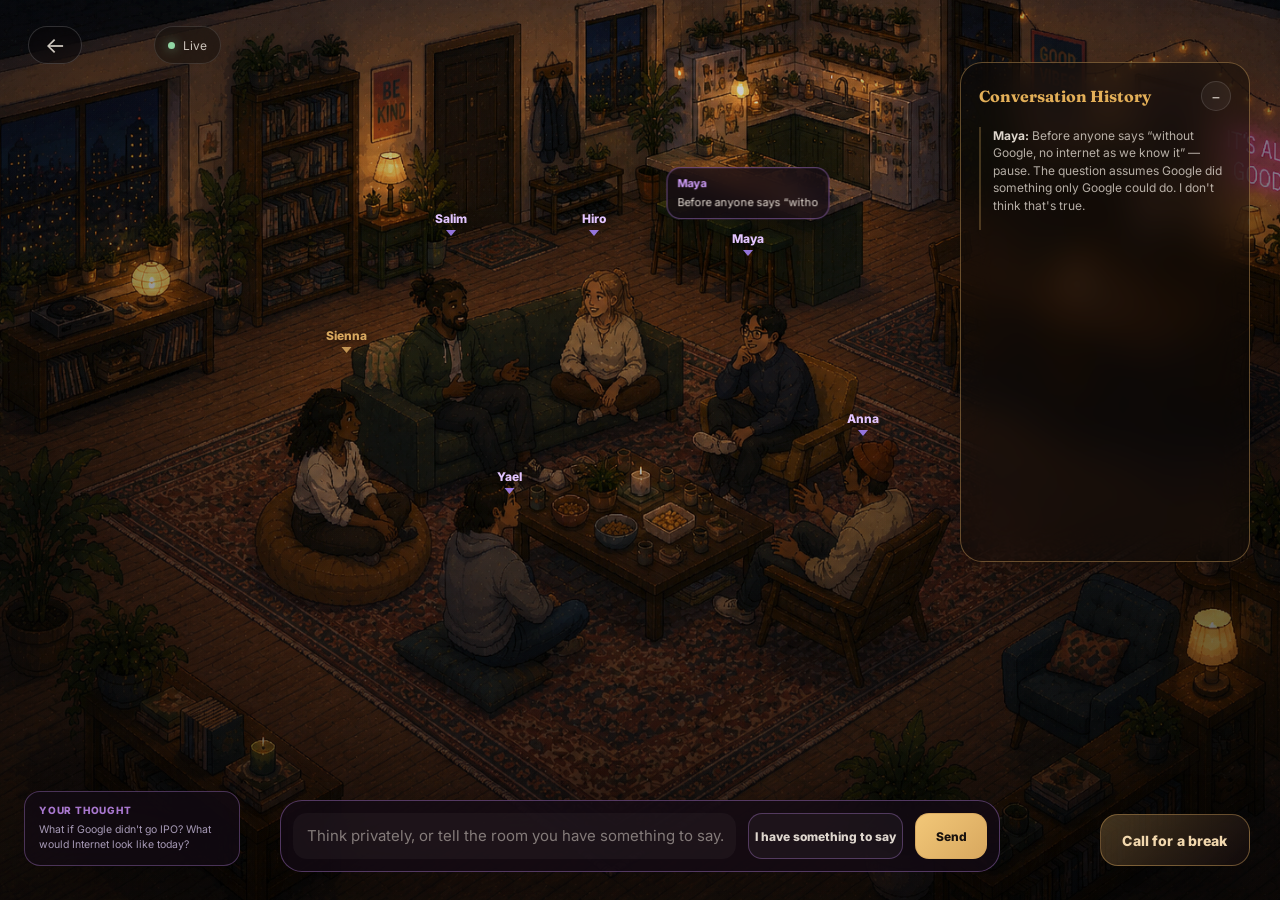
<file: engine/manyminds/web/static/room_showcase.html>
<!DOCTYPE html>
<html lang="en">
<head>
  <meta charset="UTF-8" />
  <meta name="viewport" content="width=device-width, initial-scale=1.0" />
  <title>Many Minds · Room Showcase</title>
  <link rel="stylesheet" href="css/shared.css" />
  <link rel="stylesheet" href="css/room.css?v=4" />
</head>
<body>
  <div class="experience-screen" id="experienceScreen">
<div class="experience-image"></div>
  <div class="experience-overlay"></div>
  <button class="back-button" aria-label="Back to landing">←</button>
  <div class="live-status"><span class="live-dot"></span><span id="liveStatusText">Showcase</span></div>

  <div class="name-label human" style="left: 27.1%; top: 36.4%;">Me</div>
  <div class="name-label human invite-only is-hidden" style="left: 50.8%; top: 55.8%;">Friend</div>
  <div class="name-label ai" style="left: 35.2%; top: 23.4%;">Zi Yu</div>
  <div class="name-label ai" style="left: 46.4%; top: 23.4%;">Emma</div>
  <div class="name-label ai" style="left: 58.4%; top: 25.7%;">Luke</div>
  <div class="name-label ai" style="left: 39.8%; top: 52.1%;">Mark</div>
  <div class="name-label ai" style="left: 67.4%; top: 45.7%;">Alex</div>

  <button class="character-hotspot" data-character="Zi Yu" style="left: 34.5%; top: 38%;"></button>
  <button class="character-hotspot" data-character="Emma" style="left: 44%; top: 35%;"></button>
  <button class="character-hotspot" data-character="Luke" style="left: 55.5%; top: 39%;"></button>
  <button class="character-hotspot" data-character="Mark" style="left: 38%; top: 62%;"></button>
  <button class="character-hotspot" data-character="Alex" style="left: 64%; top: 58%;"></button>

  <div class="speech-layer" id="speechLayer"></div>

  <div class="profile-card" id="profileCard">
    <h3 id="profileName">Maya</h3>
    <div class="profile-age" id="profileAge">Room host</div>
    <div class="host-badge" id="hostBadge">Host</div>
    <ul id="profileBullets"></ul>
    <div class="profile-mood" id="profileMood"></div>

    <div class="profile-actions">
      <button class="profile-action primary" id="callCharacterButton">Call into conversation</button>
      <button class="profile-action" id="privateConversationButton">Talk privately</button>
    </div>
  </div>

  <aside class="history-panel" id="historyPanel">
    <div class="history-header">
      <h3>Conversation History</h3>
      <button class="history-toggle" id="historyToggle" aria-label="Toggle conversation history">−</button>
    </div>
    <div class="history-content" id="roomLog">
      <div class="history-item"><strong>Room:</strong> The conversation will appear here.</div>
    </div>
  </aside>

  <button class="compare-button invite-only is-hidden" id="compareButton">Compare our framings</button>
  <button class="rest-button" id="restButton">Call for a break</button>

  <!-- §3d: the single affordance for a turn addressed to the user. Hidden
       until a character turns to you; clicking it lets the room continue. -->
  <button class="ignore-button" id="ignoreButton" type="button"
          aria-label="Ignore this question and let the room continue">Ignore</button>

  <div class="user-input-card" id="userInputCard">
    <div class="uic-label">Your thought</div>
    <div class="uic-text" id="userInputText">…</div>
  </div>

  <div class="input-bar">
    <textarea class="room-input" id="roomInput" wrap="off" placeholder="Think privately, or tell the room you have something to say."></textarea>
    <button class="floor-button" id="floorButton">I have something to say</button>
    <button class="send-button" id="sendButton">Send</button>
  </div>
  </div>

  <!-- Placeholder DATA only — no functions. room.js detects __MM_SHOWCASE__ and
       replays these turns through the live room's own render paths (bubbles,
       typing, stacking, fade, history log, profile-card, cue rules).

       NOTE (honest): this is a DIALOGUE-LAYER sample, not composer output. The
       short "micro-beats" ("go on", "…hm", "which is?") are hardcoded here. In a
       real room they'd be orchestrator-triggered §8a/§8e turn-directives
       (short-beat / agree-and-pass / continue-prompt) — the current spec doesn't
       yet make those micro-beat trigger rules concrete (a §8a refinement to add).
       28 turns = 14 content turns split open by 14 micro-beats / short turns so
       no long turn runs more than ~5 lines before a listener breaks it.

       §3d DEMO INJECTION: the three turns flagged `toUser: true` (Yael, Maya,
       Anna) make a character turn to YOU. Strictly this is an inquiry room
       (user_role = observer), which §3d says adds NO user-facing niche — a
       faithful inquiry room wouldn't solicit the observer. These are injected
       purely to exercise the user-facing-turn UI: each one pops up a single
       "Ignore" button; answering is the normal type-and-Send; 30s of silence
       counts too; after two ignores/timeouts the room stops turning to you and
       the third (Anna) renders with no button. -->
  <script>
    window.__MM_SHOWCASE__ = {
      belief: "What if Google didn't go IPO? What would Internet look like today?",
      characters: [
        { id: "user", name: "You", is_user: true },
        { id: "maya", name: "Maya", is_host: true,
          role: "Historian of capital flows · frame-breaker",
          bullets: ["Reads markets as gradients, not heroes", "Bets the slot gets filled — only the name on the door changes"],
          mood: "Pushing the room off the great-man version of the question." },
        { id: "salim", name: "Salim",
          role: "Historian of failed networks · marginal-illuminator",
          bullets: ["Minitel, Geocities, dial-up BBS scenes", "Other internets existed — and all lost the same way"],
          mood: "Bringing the case nobody else would think to bring." },
        { id: "hiro", name: "Hiro",
          role: "Undersea-cable engineer · counterfactual-elaborator",
          bullets: ["Lays the physical layer", "Five years of buildout isn't a name change"],
          mood: "Refusing to let the room skip the cables." },
        { id: "yael", name: "Yael",
          role: "Political economist of platform power · premise-challenger",
          bullets: ["Asks who holds the chokepoint", "Different rent-collector, different politics"],
          mood: "Reframing 'what' into 'who'." },
        { id: "anna", name: "Anna",
          role: "Historian of the stories markets tell · meaning-layer",
          bullets: ["The IPO made the internet a story capital underwrote", "Watches what gets priced, not just what gets built"],
          mood: "Listening for the story underneath the pipes." }
      ],
      cueReplies: {
        "Maya": "Asking me? Then I'll hold the line — somebody fills Google's slot regardless, only the name on the door changes. Tell me which part of that you don't buy.",
        "Salim": "Me — alright. I'd point you to Minitel: there have been other internets, and they lost to openness, not to Google. Where does that leave your question?",
        "Hiro": "You're asking me, so I'll be blunt — someone still has to lay the cable. Take Google out and you lose five years of buildout. Where do you stand on that?",
        "Yael": "Straight at me? Good. The question I keep handing back: not what the internet looks like, but who ends up holding the chokepoint. So — who?",
        "Anna": "Me, directly? Then the part nobody's named: the IPO turned the internet into a story capital would underwrite. Take that story out and everything reprices."
      },
      defaultReply: "No name, so I'll take it as the one who opened — call any of us (Maya, Salim, Hiro, Yael, Anna) to put it to them directly. My standing claim: somebody fills the slot; only the name on the door changes.",
      turns: [
        { speaker: "Maya", text: "Before anyone says “without Google, no internet as we know it” — pause. The question assumes Google did something only Google could do. I don't think that's true." },
        { speaker: "Yael", text: "Go on." },
        { speaker: "Maya", text: "If Larry and Sergey had stayed private, or sold to Yahoo in 2002 like they almost did, somebody fills that slot. The economics were pulling. A search company gets there. The name on the door would be different. Most other things wouldn't." },
        { speaker: "Hiro", text: "No. Maya, that's the software-person mistake. Code is replaceable. Cables aren't." },
        { speaker: "Anna", text: "…hm." },
        { speaker: "Hiro", text: "Google didn't just buy ads. They bought time. 2004 IPO money built private undersea routes, dark fiber across the US, datacenters that drew more power than small cities — five years before any “Hooli” would've had the capital to do it. Some Hooli arrives, sure. But the internet runs on whatever physical layer existed when video took off. Replace the company, you still lose those five years. Five years in infrastructure isn't a name change. It's a different internet." },
        { speaker: "Yael", text: "Both of you are answering the wrong question." },
        { speaker: "Maya", text: "Which is?" },
        { speaker: "Yael", text: "“What would the internet look like” — look like to whom. You're imagining the user-facing surface: was search free, were videos fast. The real counterfactual isn't UX. It's: who would have ended up holding the chokepoint?" },
        { speaker: "Anna", text: "Keep going." },
        { speaker: "Yael", text: "Somebody was going to. The shape of the network forces a chokepoint — somewhere between the user and the answer, someone stands and charges rent. Google charged in attention. A non-IPO Google charges in subscription, smaller richer slice of the world uses it. Or the cable company charges, and ISPs decide what you can search. Or a government does it openly instead of through a company. Different chokepoint, different politics. Who is the question. Not whether." },
        { speaker: "Yael", text: "You asked this question — so I'll put it back to you. Who do you think ends up holding the chokepoint?", toUser: true },
        { speaker: "Anna", text: "Yael's right that something fills the slot. But you're all still talking about it as a thing — pipes, cash, who collects the rent." },
        { speaker: "Hiro", text: "…where are you going." },
        { speaker: "Anna", text: "The IPO did something none of you have named. It made “the internet” into a story that capital markets would underwrite. Before 2004, the dot-com crash had taught everyone the internet was a place where money goes to die. After Google's IPO, the internet became a place where money compounds. That story — not the cables, not the company — is what brought every other investment behind it. Mobile, cloud, social. They all priced themselves against that one moment." },
        { speaker: "Salim", text: "Can I bring in something concrete. France had Minitel. Operational from 1982. Twenty-five million users at peak. State-backed, terminals given out free, businesses paid by the minute. It worked. People banked, dated, booked trains. It was an internet." },
        { speaker: "Yael", text: "Huh. Keep going." },
        { speaker: "Salim", text: "Then the open Web arrived and Minitel didn't die from being worse. It died from being enclosed — one operator, one country, one stack. It couldn't compose with anything outside itself. I'm not saying Minitel was good. I'm saying: there have been other internets, and they all lost to the same thing. Not Google. Openness as a commercial weapon. Whatever fills Google's slot wins the same way — or doesn't win." },
        { speaker: "Maya", text: "…Salim, that helps me. The slot isn't “search company.” It's “the actor willing to be open enough to compose with everything else.” That's a narrower bar." },
        { speaker: "Maya", text: "You've heard all of us now. Does “only the name on the door changes” sound right to you, or too neat?", toUser: true },
        { speaker: "Yael", text: "Narrower, but still filled. By whom, Maya." },
        { speaker: "Hiro", text: "That's where I have to push back on Maya again. “Whoever fills the slot” still has to lay the cable. I keep coming back to this because everyone wants to skip it. In 2004 there were maybe three actors on Earth who could've done the physical buildout at that pace — Google, the Chinese state, and AT&T. Take Google out, AT&T does it slower and tolled. China does it walled. Neither is the internet you're using to read this." },
        { speaker: "Anna", text: "Hiro. Wait." },
        { speaker: "Hiro", text: "…yeah." },
        { speaker: "Anna", text: "You just said something I hadn't put together. The three actors you named — a public company, a state, a regulated monopoly. Each builds the same cables but the cables mean different things. Google's fiber is “free for everyone who watches ads.” China's fiber is “free for everyone we let on.” AT&T's fiber is “available for whoever pays the meter.” So the counterfactual isn't a slower internet or a worse one. It's an internet where the terms of access would be legible — a meter you can see, a wall you can see — instead of invisible, the way attention-extraction is invisible." },
        { speaker: "Anna", text: "I'm not sure if that's better. I think it might be more honest." },
        { speaker: "Yael", text: "It's more honest because there's someone to be angry at." },
        { speaker: "Salim", text: "That, I'd take. Minitel was awful in plenty of ways. But you knew it was France. You knew who to write to. The thing about the internet we actually got is the chokepoint disappeared into the air. It feels like nothing is charging you." },
        { speaker: "Maya", text: "…oh." },
        { speaker: "Salim", text: "Then you realize you've been the product the whole time, and there's no door to knock on. Maybe the no-IPO internet is smaller. Slower. More walled. But you can find the wall." },
        { speaker: "Anna", text: "Last thing, and it's to you: if the wall were visible — a toll you could see — would you take that internet over the one we got?", toUser: true }
      ]
    };
  </script>
  <script src="js/room.js?v=7"></script>
</body>
</html>
</file>
<file: engine/manyminds/web/static/css/shared.css>
@import url('https://fonts.googleapis.com/css2?family=Fraunces:ital,opsz,wght@0,9..144,400;0,9..144,500;0,9..144,600;0,9..144,700;1,9..144,400;1,9..144,500&display=swap');
@import url('https://fonts.googleapis.com/css2?family=Inter:wght@400;500;600;700;800;900&display=swap');

:root {
  --bg: #120f12;
  --text: #f4ece2;
  --muted: #b9aa9c;
  --line: rgba(255,255,255,.12);
  --accent: #d8a85f;
  --accent-2: #a886ff;
  --shadow: 0 28px 90px rgba(0,0,0,.42);
  --radius: 32px;
  --font: Inter, ui-sans-serif, system-ui, -apple-system, BlinkMacSystemFont, "Segoe UI", sans-serif;
  --display: "Fraunces", Georgia, "Times New Roman", serif;
}

* { box-sizing: border-box; }

body {
  margin: 0;
  min-height: 100vh;
  color: var(--text);
  font-family: var(--font);
  font-optical-sizing: auto;
  background:
    radial-gradient(circle at 18% 8%, rgba(216,168,95,.24), transparent 28%),
    radial-gradient(circle at 82% 14%, rgba(168,134,255,.22), transparent 30%),
    linear-gradient(145deg, #120f12, #17111c 48%, #0f1014);
  overflow-x: hidden;
}

button, textarea { font-family: inherit; }

/* Unified display font for all titles/headings across pages */
h1, h2, h3 { font-family: var(--display); }

.navbar {
  position: fixed;
  top: 0;
  left: 50%;
  transform: translateX(-50%);
  width: min(1180px, calc(100% - 40px));
  height: 78px;
  display: flex;
  align-items: center;
  justify-content: space-between;
  z-index: 20;
  backdrop-filter: blur(18px);
}

.brand {
  display: flex;
  align-items: center;
  gap: 12px;
}

.brand-mark {
  width: 34px;
  height: 34px;
  border-radius: 12px;
  display: grid;
  place-items: center;
  background: linear-gradient(135deg, rgba(242,199,120,.95), rgba(168,134,255,.9));
  color: #130f13;
  font-size: 14px;
  font-weight: 900;
  box-shadow: 0 10px 24px rgba(216,168,95,.18);
}

.brand-name {
  font-size: 14px;
  font-weight: 650;
  letter-spacing: .01em;
  color: rgba(244,236,226,.92);
}

.nav-items {
  display: flex;
  align-items: center;
  gap: 10px;
}

.nav-item {
  padding: 10px 14px;
  border-radius: 999px;
  border: 1px solid rgba(255,255,255,.08);
  background: rgba(255,255,255,.03);
  color: rgba(244,236,226,.62);
  font-size: 13px;
  letter-spacing: .01em;
}

.nav-item.active {
  color: rgba(244,236,226,.95);
  border-color: rgba(216,168,95,.26);
  background: rgba(216,168,95,.08);
}

a { color: inherit; text-decoration: none; }

@media (max-width: 940px) {
  .navbar {
    width: calc(100% - 24px);
    height: auto;
    top: 14px;
    padding: 12px 14px;
    border-radius: 18px;
    border: 1px solid rgba(255,255,255,.08);
    background: rgba(15,13,16,.72);
    flex-direction: column;
    gap: 12px;
  }

  .nav-items {
    flex-wrap: wrap;
    justify-content: center;
  }
}

.content-page {
  width: min(1120px, calc(100% - 40px));
  margin: 0 auto;
  padding: 128px 0 72px;
}

.section-title {
  margin: 0 0 12px;
  font-size: clamp(30px, 4vw, 52px);
  line-height: 1.04;
}

.section-copy {
  margin: 0;
  max-width: 720px;
  color: var(--muted);
  line-height: 1.65;
  font-size: 16px;
}

.grid {
  display: grid;
  gap: 18px;
}

.card {
  border: 1px solid var(--line);
  border-radius: 18px;
  background: rgba(20,16,22,.62);
  box-shadow: 0 18px 52px rgba(0,0,0,.22);
  backdrop-filter: blur(16px);
}

.card h2, .card h3, .card p { margin-top: 0; }

/* ============================================================
   Theme toggle button (lives in the navbar, left group)
   ============================================================ */
.nav-left {
  display: flex;
  align-items: center;
  gap: 12px;
}

.theme-toggle {
  display: grid;
  place-items: center;
  width: 34px;
  height: 34px;
  border: 1px solid rgba(255, 255, 255, 0.1);
  border-radius: 10px;
  background: rgba(255, 255, 255, 0.04);
  color: rgba(244, 236, 226, 0.82);
  cursor: pointer;
  transition: border-color 0.16s ease, background 0.16s ease, transform 0.16s ease;
}

.theme-toggle:hover,
.theme-toggle:focus-visible {
  border-color: rgba(244, 236, 226, 0.32);
  background: rgba(255, 255, 255, 0.08);
  transform: translateY(-1px);
  outline: 0;
}

.theme-toggle svg {
  width: 16px;
  height: 16px;
  display: block;
}

.theme-toggle .icon-sun {
  display: none;
}

/* ============================================================
   LIGHT THEME  (html[data-theme="light"])
   ============================================================ */
:root[data-theme="light"] {
  --bg: #f3f0ea;
  --text: #20202a;
  --muted: #5b5663;
  --line: rgba(0, 0, 0, 0.12);
  --shadow: 0 28px 90px rgba(60, 50, 70, 0.16);
}

:root[data-theme="light"] body {
  background:
    radial-gradient(circle at 18% 8%, rgba(216, 168, 95, 0.16), transparent 30%),
    radial-gradient(circle at 82% 14%, rgba(168, 134, 255, 0.14), transparent 32%),
    linear-gradient(145deg, #f4f1eb, #efe9f4 48%, #eceef4);
}

:root[data-theme="light"] .brand-name {
  color: #20202a;
}

:root[data-theme="light"] .nav-item {
  border-color: rgba(0, 0, 0, 0.1);
  background: rgba(0, 0, 0, 0.03);
  color: rgba(32, 32, 42, 0.66);
}

:root[data-theme="light"] .nav-item.active {
  color: #20202a;
  border-color: rgba(216, 168, 95, 0.42);
  background: rgba(216, 168, 95, 0.16);
}

:root[data-theme="light"] .card {
  border-color: rgba(0, 0, 0, 0.08);
  background: rgba(255, 255, 255, 0.72);
  box-shadow: 0 18px 52px rgba(60, 50, 70, 0.12);
}

:root[data-theme="light"] .theme-toggle {
  border-color: rgba(0, 0, 0, 0.14);
  background: rgba(0, 0, 0, 0.04);
  color: rgba(32, 32, 42, 0.82);
}

:root[data-theme="light"] .theme-toggle:hover,
:root[data-theme="light"] .theme-toggle:focus-visible {
  border-color: rgba(0, 0, 0, 0.3);
  background: rgba(0, 0, 0, 0.07);
}

:root[data-theme="light"] .theme-toggle .icon-moon {
  display: none;
}

:root[data-theme="light"] .theme-toggle .icon-sun {
  display: block;
}

@media (max-width: 940px) {
  :root[data-theme="light"] .navbar {
    border-color: rgba(0, 0, 0, 0.08);
    background: rgba(255, 255, 255, 0.8);
  }
}
</file>
<file: engine/manyminds/web/static/css/index.css>
.page {
  width: min(980px, calc(100% - 40px));
  margin: 0 auto;
  min-height: 100vh;
  display: flex;
  flex-direction: column;
  align-items: center;
  gap: 72px;
  padding: 0 0 72px;
}

.door-bg {
  position: absolute;
  left: 50%;
  top: 50%;
  transform: translate(-50%, -52%);
  width: 340px;
  height: 520px;
  border-radius: 180px 180px 24px 24px;
  border: 1px solid rgba(255,255,255,.06);
  background:
    linear-gradient(to bottom, rgba(255,255,255,.03), rgba(255,255,255,.01)),
    radial-gradient(circle at 50% 24%, rgba(216,168,95,.12), transparent 30%),
    linear-gradient(180deg, rgba(20,16,22,.24), rgba(7,7,10,.02));
  box-shadow:
    inset 0 0 80px rgba(216,168,95,.05),
    0 0 120px rgba(216,168,95,.08);
  opacity: .72;
  z-index: 0;
}

.door-bg::before {
  content: "";
  position: absolute;
  left: 50%;
  top: 0;
  transform: translateX(-50%);
  width: 1px;
  height: 100%;
  background: rgba(255,255,255,.05);
}

.door-bg::after {
  content: "";
  position: absolute;
  right: 38px;
  top: 50%;
  width: 8px;
  height: 8px;
  border-radius: 50%;
  background: rgba(216,168,95,.38);
  box-shadow: 0 0 18px rgba(216,168,95,.4);
}

.scroll-indicator {
  position: absolute;
  left: 50%;
  bottom: 34px;
  transform: translateX(-50%);
  width: 28px;
  height: 48px;
  border-radius: 999px;
  border: 1px solid rgba(255,255,255,.14);
  display: flex;
  justify-content: center;
  padding-top: 10px;
  opacity: .7;
  z-index: 3;
}

.scroll-indicator::before {
  content: "";
  width: 5px;
  height: 10px;
  border-radius: 999px;
  background: rgba(244,236,226,.72);
  animation: float 1.8s ease-in-out infinite;
}

@keyframes float {
  0% { transform: translateY(0); opacity: .4; }
  50% { transform: translateY(8px); opacity: 1; }
  100% { transform: translateY(0); opacity: .4; }
}

.copy {
  position: relative;
  z-index: 2;
  width: min(760px, 100%);
  min-height: 100vh;
  display: flex;
  flex-direction: column;
  justify-content: center;
  align-items: center;
  text-align: center;
  padding: 120px 0 80px;
}

h1 {
  margin: 0 0 20px;
  font-size: clamp(32px, 4vw, 50px);
  font-weight: 500;
  line-height: 1.02;
  letter-spacing: -1.3px;
  max-width: 980px;
  white-space: nowrap;
}

.sub {
  margin: 0 auto 34px;
  color: var(--muted);
  font-size: clamp(15px, 1.55vw, 18px);
  line-height: 1.68;
  /* Wide enough to fall on two balanced lines (not three), capped to viewport on small screens */
  max-width: min(720px, 100%);
  text-wrap: balance;
}

.input-wrap {
  width: min(620px, 100%);
  margin: 0 auto;
  padding: 14px;
  border: 1px solid var(--line);
  border-radius: 26px;
  background: rgba(20,16,22,.62);
  box-shadow: var(--shadow);
  backdrop-filter: blur(18px);
}

.entry-mode,
.atmosphere-picker {
  display: grid;
  grid-template-columns: repeat(2, minmax(0, 1fr));
  gap: 8px;
  margin-bottom: 14px;
}

.atmosphere-picker {
  grid-template-columns: repeat(3, minmax(0, 1fr));
  margin: 12px 0 0;
}

.mode-button,
.atmosphere-button {
  min-height: 44px;
  border-radius: 14px;
  border: 1px solid rgba(255,255,255,.1);
  background: rgba(255,255,255,.04);
  color: rgba(244,236,226,.72);
  font-size: 13px;
  font-weight: 800;
  cursor: pointer;
  transition: transform .18s ease, border-color .18s ease, background .18s ease, color .18s ease;
}

.mode-button:hover,
.atmosphere-button:hover {
  transform: translateY(-1px);
  border-color: rgba(216,168,95,.28);
  color: rgba(244,236,226,.94);
}

.mode-button.active,
.atmosphere-button.active {
  border-color: rgba(216,168,95,.48);
  background: rgba(216,168,95,.14);
  color: #f2d8ae;
}

.field-label {
  display: block;
  margin: 0 4px 8px;
  text-align: left;
  color: rgba(244,236,226,.72);
  font-size: 12px;
  font-weight: 800;
}

.thought-field {
  position: relative;
}

textarea {
  position: relative;
  z-index: 2;
  width: 100%;
  min-height: 82px;
  resize: vertical;
  border: 0;
  outline: 0;
  color: var(--text);
  background: transparent;
  font-size: 16px;
  line-height: 1.55;
  padding: 6px 4px 12px;
}

.thought-examples {
  position: absolute;
  z-index: 1;
  left: 4px;
  right: 4px;
  top: 6px;
  height: 24px;
  overflow: hidden;
  color: rgba(244,236,226,.45);
  font-size: 16px;
  line-height: 1.35;
  text-align: left;
  pointer-events: none;
  transition: opacity .2s ease, transform .2s ease;
}

.thought-example-track {
  display: grid;
  transition: transform .88s cubic-bezier(.22, .9, .24, 1);
  will-change: transform;
}

.thought-example-track.no-transition {
  transition: none;
}

.thought-example-track span {
  display: flex;
  min-height: 24px;
  align-items: flex-start;
}

.thought-field.is-focused .thought-examples,
.thought-field.has-input .thought-examples {
  opacity: 0;
  transform: translateY(-3px);
}

.action-row {
  display: flex;
  gap: 8px;
}

.enter {
  flex: 1 1 auto;
  border: 0;
  border-radius: 18px;
  padding: 15px 20px;
  color: #160f0d;
  font-size: 15px;
  font-weight: 850;
  letter-spacing: .01em;
  background: linear-gradient(135deg, #f2c778, #d8a85f);
  box-shadow: none;
  cursor: pointer;
  transition: transform .2s ease;
}

.enter:hover {
  transform: translateY(-1px);
}

.invite-toggle {
  flex: 0 0 auto;
  border: 1px solid rgba(255,255,255,.12);
  border-radius: 18px;
  padding: 15px 18px;
  color: rgba(244,236,226,.82);
  background: rgba(255,255,255,.04);
  font-size: 14px;
  font-weight: 800;
  cursor: pointer;
  transition: transform .2s ease, border-color .2s ease, background .2s ease, color .2s ease;
}

.invite-toggle:hover {
  transform: translateY(-1px);
  border-color: rgba(216,168,95,.32);
  color: rgba(244,236,226,.96);
}

.invite-toggle.active {
  border-color: rgba(216,168,95,.5);
  background: rgba(216,168,95,.14);
  color: #f2d8ae;
}

.invite-panel {
  overflow: hidden;
  max-height: 0;
  opacity: 0;
  margin-top: 0;
  padding: 0 12px;
  border-radius: 16px;
  border: 1px solid transparent;
  background: rgba(216,168,95,.06);
  text-align: left;
  transition: max-height .32s ease, opacity .26s ease, margin-top .32s ease,
              padding .32s ease, border-color .32s ease;
}

.invite-panel.visible {
  max-height: 220px;
  opacity: 1;
  margin-top: 12px;
  padding: 14px 12px;
  border-color: rgba(216,168,95,.2);
}

.invite-panel p {
  margin: 0 0 10px;
  color: rgba(244,236,226,.68);
  font-size: 12px;
  line-height: 1.45;
}

.invite-link-row {
  display: flex;
  gap: 8px;
  align-items: stretch;
}

.invite-link {
  flex: 1 1 auto;
  min-width: 0;
  border: 1px solid rgba(255,255,255,.12);
  border-radius: 12px;
  padding: 0 12px;
  height: 42px;
  color: rgba(244,236,226,.86);
  background: rgba(0,0,0,.28);
  font-size: 13px;
  font-family: ui-monospace, SFMono-Regular, Menlo, monospace;
  outline: 0;
}

.invite-link:focus {
  border-color: rgba(216,168,95,.4);
}

.copy-link {
  flex: 0 0 auto;
  border: 0;
  border-radius: 12px;
  padding: 0 16px;
  height: 42px;
  color: #160f0d;
  font-size: 13px;
  font-weight: 850;
  background: linear-gradient(135deg, #f2c778, #d8a85f);
  cursor: pointer;
  transition: transform .18s ease, filter .18s ease;
}

.copy-link:hover { transform: translateY(-1px); }

.copy-link.copied {
  background: linear-gradient(135deg, #9fe6b0, #63c98a);
}

.invite-waiting {
  display: flex;
  align-items: center;
  gap: 10px;
  margin-top: 12px;
}

.avatar-stack {
  display: flex;
  align-items: center;
}

.avatar {
  display: grid;
  place-items: center;
  width: 30px;
  height: 30px;
  border-radius: 50%;
  font-size: 10px;
  font-weight: 850;
  box-sizing: border-box;
}

.avatar-you {
  color: #160f0d;
  background: linear-gradient(135deg, #f2c778, #d8a85f);
  border: 2px solid rgba(20,16,22,.9);
}

.avatar-pending {
  margin-left: -8px;
  border: 2px dashed rgba(244,236,226,.42);
  background: transparent;
  animation: pendingPulse 1.8s ease-in-out infinite;
}

@keyframes pendingPulse {
  0%, 100% { border-color: rgba(244,236,226,.3); }
  50% { border-color: rgba(216,168,95,.7); }
}

.waiting-text {
  color: rgba(244,236,226,.6);
  font-size: 12px;
  font-weight: 700;
}

@media (max-width: 560px) {
  .entry-mode,
  .atmosphere-picker {
    grid-template-columns: 1fr;
  }

  .action-row {
    flex-direction: column;
  }
}

.room-card {
  position: relative;
  width: min(980px, 100%);
  height: min(520px, 54vh);
  min-height: 420px;
  border: 1px solid var(--line);
  border-radius: var(--radius);
  overflow: hidden;
  box-shadow: var(--shadow);
  background: #151116;
  isolation: isolate;
}

.room-bg {
  position: absolute;
  inset: 0;
  background:
    linear-gradient(to bottom, rgba(18,15,18,.08) 0%, rgba(18,15,18,.18) 42%, rgba(18,15,18,.86) 100%),
    radial-gradient(circle at 50% 34%, rgba(255,199,116,.36), transparent 18%),
    radial-gradient(circle at 28% 45%, rgba(168,134,255,.18), transparent 24%),
    radial-gradient(circle at 78% 50%, rgba(216,168,95,.18), transparent 25%),
    linear-gradient(135deg, #342329, #19131a 54%, #0b0b0f);
}

.window {
  position: absolute;
  right: 52px;
  top: 48px;
  width: 190px;
  height: 260px;
  border: 1px solid rgba(255,255,255,.14);
  border-radius: 100px 100px 16px 16px;
  background:
    linear-gradient(to bottom, rgba(38,47,66,.82), rgba(15,17,25,.98)),
    radial-gradient(circle at 40% 18%, rgba(168,134,255,.2), transparent 32%);
  box-shadow: inset 0 0 70px rgba(168,134,255,.12), 0 18px 60px rgba(0,0,0,.25);
}

.window::before, .window::after {
  content: "";
  position: absolute;
  background: rgba(255,255,255,.1);
}

.window::before {
  width: 1px;
  height: 100%;
  left: 50%;
  top: 0;
}

.window::after {
  height: 1px;
  width: 100%;
  left: 0;
  top: 46%;
}

.sofa {
  position: absolute;
  left: 50%;
  bottom: 96px;
  transform: translateX(-50%);
  width: 74%;
  height: 180px;
  border-radius: 42px 42px 28px 28px;
  background: linear-gradient(180deg, #3b2b2b, #20171c);
  border: 1px solid rgba(255,255,255,.1);
  box-shadow: 0 36px 90px rgba(0,0,0,.42);
}

.sofa::before {
  content: "";
  position: absolute;
  left: 7%;
  right: 7%;
  top: 48px;
  height: 1px;
  background: rgba(255,255,255,.09);
}

.table-glow {
  position: absolute;
  left: 50%;
  bottom: 74px;
  transform: translateX(-50%);
  width: 430px;
  height: 110px;
  background: radial-gradient(ellipse, rgba(216,168,95,.46), transparent 70%);
  filter: blur(12px);
}

.table {
  position: absolute;
  left: 50%;
  bottom: 82px;
  transform: translateX(-50%);
  width: 360px;
  height: 68px;
  border-radius: 50%;
  background: linear-gradient(180deg, #5a3d28, #2c1d17);
  border: 1px solid rgba(255,255,255,.12);
  box-shadow: 0 24px 56px rgba(0,0,0,.45);
}

.lamp {
  position: absolute;
  left: 70px;
  top: 88px;
  width: 96px;
  height: 96px;
  border-radius: 50%;
  background: radial-gradient(circle, rgba(255,220,150,.88), rgba(216,168,95,.22) 46%, transparent 70%);
  filter: blur(.5px);
}

.lamp::after {
  content: "";
  position: absolute;
  left: 47px;
  top: 82px;
  width: 2px;
  height: 230px;
  background: rgba(255,255,255,.1);
}

.person {
  position: absolute;
  width: 54px;
  height: 78px;
  border-radius: 28px 28px 20px 20px;
  background: linear-gradient(180deg, #d8a85f, #6f4d3a 52%, #25191d);
  box-shadow: 0 14px 36px rgba(0,0,0,.28);
}

.person::before {
  content: "";
  position: absolute;
  left: 50%;
  top: -24px;
  transform: translateX(-50%);
  width: 34px;
  height: 34px;
  border-radius: 50%;
  background: linear-gradient(135deg, #e8c89d, #9a7155);
  border: 1px solid rgba(255,255,255,.12);
}

.p1 { left: 18%; bottom: 210px; transform: rotate(10deg); }
.p2 { left: 30%; bottom: 240px; transform: rotate(4deg); }
.p3 { left: 45%; bottom: 252px; transform: rotate(-2deg); }
.p4 { right: 30%; bottom: 240px; transform: rotate(-5deg); }
.p5 { right: 18%; bottom: 208px; transform: rotate(-11deg); }
.p6 { left: 25%; bottom: 118px; transform: rotate(-17deg); }
.p7 { left: 48%; bottom: 112px; transform: translateX(-50%) rotate(1deg); }
.p8 { right: 25%; bottom: 118px; transform: rotate(16deg); }

.room-caption {
  display: none;
}

@media (max-width: 940px) {
  .navbar {
    width: calc(100% - 24px);
    height: auto;
    top: 14px;
    padding: 12px 14px;
    border-radius: 18px;
    border: 1px solid rgba(255,255,255,.08);
    background: rgba(15,13,16,.72);
    flex-direction: column;
    gap: 12px;
  }

  .nav-items {
    flex-wrap: wrap;
    justify-content: center;
  }

  .page {
    width: min(760px, calc(100% - 32px));
    padding: 0 0 44px;
    gap: 44px;
  }

  .copy {
    min-height: 100vh;
    padding: 64px 0;
  }

  h1 {
    font-size: clamp(30px, 8vw, 44px);
    letter-spacing: -1.5px;
  }

  .room-card {
    height: 520px;
  }
}

/* ============================================================
   LIGHT THEME overrides
   ============================================================ */
:root[data-theme="light"] .input-wrap {
  border-color: rgba(0, 0, 0, 0.1);
  background: rgba(255, 255, 255, 0.72);
  box-shadow: 0 24px 70px rgba(60, 50, 70, 0.16);
}

:root[data-theme="light"] .field-label { color: rgba(32, 32, 42, 0.7); }
:root[data-theme="light"] textarea::placeholder { color: rgba(32, 32, 42, 0.42); }
:root[data-theme="light"] .thought-examples { color: rgba(32, 32, 42, 0.5); }

:root[data-theme="light"] .invite-toggle {
  border-color: rgba(0, 0, 0, 0.14);
  background: rgba(0, 0, 0, 0.04);
  color: rgba(32, 32, 42, 0.82);
}
:root[data-theme="light"] .invite-toggle:hover {
  border-color: rgba(176, 132, 48, 0.4);
  color: rgba(32, 32, 42, 0.95);
}
:root[data-theme="light"] .invite-toggle.active {
  border-color: rgba(176, 132, 48, 0.5);
  background: rgba(216, 168, 95, 0.16);
  color: #8a6420;
}

:root[data-theme="light"] .invite-panel {
  border-color: rgba(176, 132, 48, 0.22);
  background: rgba(216, 168, 95, 0.08);
}
:root[data-theme="light"] .invite-panel p { color: rgba(32, 32, 42, 0.7); }

:root[data-theme="light"] .invite-link {
  border-color: rgba(0, 0, 0, 0.14);
  background: rgba(0, 0, 0, 0.05);
  color: rgba(32, 32, 42, 0.86);
}
:root[data-theme="light"] .invite-link:focus { border-color: rgba(176, 132, 48, 0.45); }

:root[data-theme="light"] .waiting-text { color: rgba(32, 32, 42, 0.6); }
:root[data-theme="light"] .avatar-pending { border-color: rgba(32, 32, 42, 0.42); }
</file>
<file: engine/manyminds/web/static/css/community.css>
/* ============================================================
   COMMUNITY — three post types (reflection / live / invitation),
   a filter, and a sidebar. Uses shared.css tokens (auto-themes).
   ============================================================ */

.community-page {
  width: min(1040px, calc(100% - 40px));
  padding-top: 112px;
}

.community-layout {
  display: grid;
  grid-template-columns: minmax(0, 1fr) 300px;
  gap: 36px;
  align-items: start;
}

.community-sidebar {
  position: sticky;
  top: 104px;
  display: flex;
  flex-direction: column;
  gap: 16px;
}

@keyframes ccRise {
  from { opacity: 0; transform: translateY(10px); }
  to { opacity: 1; transform: none; }
}

/* ============================================================
   Filter
   ============================================================ */
.feed-filter {
  display: inline-flex;
  gap: 4px;
  margin-bottom: 18px;
  padding: 4px;
  border: 1px solid var(--line);
  border-radius: 999px;
  max-width: 100%;
  overflow-x: auto;
  scrollbar-width: none;
}
.feed-filter::-webkit-scrollbar { display: none; }

.filter-tab {
  flex: 0 0 auto;
  border: 0;
  border-radius: 999px;
  padding: 7px 15px;
  background: transparent;
  color: var(--muted);
  font: inherit;
  font-size: 13px;
  font-weight: 700;
  cursor: pointer;
  white-space: nowrap;
  transition: background 0.16s ease, color 0.16s ease;
}
.filter-tab:hover { color: var(--text); }
.filter-tab.active {
  background: color-mix(in srgb, var(--accent), transparent 82%);
  color: var(--text);
}

.feed-empty { color: var(--muted); padding: 20px 0; }

.community-feed { display: flex; flex-direction: column; }

/* ============================================================
   TYPE 1 — Reflection (editorial, share-only, divider-separated)
   ============================================================ */
.post {
  display: flex;
  gap: 22px;
  align-items: flex-start;
  padding: 24px 0;
  border-bottom: 1px solid var(--line);
  animation: ccRise 0.5s cubic-bezier(0.2, 0.7, 0.3, 1) both;
}

.post-body { flex: 1 1 auto; min-width: 0; display: flex; flex-direction: column; gap: 8px; }

.post-byline { display: flex; align-items: center; gap: 8px; font-size: 13px; color: var(--muted); }

.post-avatar {
  flex: 0 0 auto;
  width: 22px; height: 22px;
  border-radius: 50%;
  display: grid; place-items: center;
  color: #160f0d; font-size: 9px; font-weight: 850;
  box-shadow: inset 0 0 0 1px rgba(255, 255, 255, 0.25);
}

.post-author { color: var(--text); font-weight: 700; }
.post-sep, .post-time { color: var(--muted); }

.post-title {
  margin: 2px 0 0;
  font-family: var(--display);
  font-size: 21px; font-weight: 600; line-height: 1.22; letter-spacing: -0.01em;
  color: var(--text);
}

.post-dek { margin: 0; font-size: 15px; line-height: 1.55; color: var(--muted); }

.post-from { font-size: 12px; color: var(--muted); }
.post-from em { font-style: italic; color: var(--text); }

.post-cover {
  flex: 0 0 auto;
  width: 132px; height: 116px;
  border-radius: 14px;
  border: 1px solid var(--line);
}

/* reactions only — no room actions */
.post-react { display: flex; align-items: center; gap: 8px; margin-top: 10px; }

.react-like, .react-save {
  border: 1px solid var(--line);
  border-radius: 999px;
  padding: 6px 12px;
  background: transparent;
  color: var(--muted);
  font: inherit; font-size: 13px; font-weight: 700;
  cursor: pointer;
  transition: color 0.16s ease, border-color 0.16s ease, background 0.16s ease;
}
.react-like:hover, .react-save:hover { color: var(--text); border-color: rgba(216, 168, 95, 0.4); }
.like-icon { font-size: 14px; }
.react-like.liked { color: #ff6250; border-color: rgba(255, 98, 80, 0.45); }
.react-save.saved { color: #160f0d; border-color: transparent; background: linear-gradient(135deg, #f2c778, #d8a85f); }

/* ============================================================
   TYPE 2 — Live room (watch only) — teal accent card
   ============================================================ */
.live-post {
  --live-ink: #7af0c8;
  display: flex; flex-direction: column; gap: 10px;
  margin: 18px 0;
  padding: 20px 22px;
  border: 1px solid color-mix(in srgb, #63f0bd, transparent 62%);
  border-radius: 18px;
  background: color-mix(in srgb, #63f0bd, transparent 93%);
  animation: ccRise 0.5s cubic-bezier(0.2, 0.7, 0.3, 1) both;
}

.lp-top { display: flex; align-items: center; gap: 12px; flex-wrap: wrap; }

.live-badge {
  display: inline-flex; align-items: center; gap: 6px;
  color: var(--live-ink);
  font-size: 10px; font-weight: 850; letter-spacing: 0.1em; text-transform: uppercase;
}

.live-dot {
  width: 7px; height: 7px; border-radius: 50%;
  background: var(--live-ink);
  animation: livePulse 1.5s ease-in-out infinite;
}
@keyframes livePulse {
  0%, 100% { box-shadow: 0 0 0 0 color-mix(in srgb, #63f0bd, transparent 35%); }
  50% { box-shadow: 0 0 0 5px color-mix(in srgb, #63f0bd, transparent 100%); }
}

.lp-room { display: inline-flex; align-items: center; gap: 7px; font-size: 13px; font-weight: 700; color: var(--muted); }

.live-title {
  margin: 0;
  font-family: var(--display);
  font-size: 21px; font-weight: 600; line-height: 1.22;
  color: var(--text);
}

.live-meta { display: flex; align-items: center; gap: 10px; }
.live-meta-text { font-size: 12px; color: var(--muted); font-weight: 600; }

.watch-btn {
  border: 1px solid color-mix(in srgb, #63f0bd, transparent 45%);
  border-radius: 999px;
  padding: 8px 16px;
  background: color-mix(in srgb, #63f0bd, transparent 86%);
  color: var(--text);
  font: inherit; font-size: 13px; font-weight: 800;
  cursor: pointer;
  transition: transform 0.16s ease, background 0.16s ease;
}
.watch-btn:hover { transform: translateY(-1px); }

.live-note { font-size: 12px; color: var(--muted); font-style: italic; }

/* ============================================================
   TYPE 3 — Invitation (join to start) — gold accent card
   ============================================================ */
.invite-post {
  display: flex; flex-direction: column; gap: 10px;
  margin: 18px 0;
  padding: 20px 22px;
  border: 1px solid color-mix(in srgb, var(--accent), transparent 62%);
  border-radius: 18px;
  background: color-mix(in srgb, var(--accent), transparent 92%);
  animation: ccRise 0.5s cubic-bezier(0.2, 0.7, 0.3, 1) both;
}

.invite-top { display: flex; align-items: center; gap: 10px; }

.invite-tag {
  border-radius: 999px;
  padding: 3px 9px;
  background: color-mix(in srgb, var(--accent), transparent 35%);
  color: #160f0d;
  font-size: 10px; font-weight: 850; letter-spacing: 0.1em; text-transform: uppercase;
}

.invite-by { font-size: 13px; color: var(--muted); }

.invite-title {
  margin: 0;
  font-family: var(--display);
  font-size: 21px; font-weight: 600; line-height: 1.22;
  color: var(--text);
}

.invite-prompt {
  margin: 0;
  font-family: var(--display);
  font-style: italic; font-size: 15px; line-height: 1.5;
  color: var(--muted);
}

.invite-waiting { display: flex; align-items: center; gap: 10px; margin-top: 2px; }
.iv-wait-text { font-size: 12px; color: var(--muted); font-weight: 600; }

/* shared room line + avatars */
.post-room { display: flex; align-items: center; gap: 8px; margin-top: 2px; }
.post-room-dot { flex: 0 0 auto; width: 9px; height: 9px; border-radius: 50%; }
.post-room-title { font-size: 13px; font-weight: 700; color: var(--muted); }

.iv-stack { display: inline-flex; align-items: center; }
.iv-av {
  flex: 0 0 auto;
  width: 26px; height: 26px;
  border-radius: 50%;
  display: grid; place-items: center;
  color: #160f0d; font-size: 10px; font-weight: 850;
  box-shadow: inset 0 0 0 1px rgba(255, 255, 255, 0.25);
}
.iv-stack .iv-av + .iv-av { margin-left: -7px; }
.iv-pend { background: transparent; border: 2px dashed color-mix(in srgb, var(--text), transparent 58%); box-shadow: none; }

/* shared action buttons */
.post-actions { display: flex; align-items: center; gap: 10px; flex-wrap: wrap; margin-top: 4px; }

.cc-step {
  border: 0; border-radius: 999px;
  padding: 8px 16px;
  color: #160f0d; font: inherit; font-size: 13px; font-weight: 800;
  background: linear-gradient(135deg, #f2c778, #d8a85f);
  cursor: pointer; transition: transform 0.16s ease;
}
.cc-step:hover { transform: translateY(-1px); }

.cc-invite {
  border: 1px solid var(--line);
  border-radius: 999px; padding: 8px 14px;
  color: var(--text); background: transparent;
  font: inherit; font-size: 13px; font-weight: 700;
  cursor: pointer; transition: border-color 0.16s ease, background 0.16s ease;
}
.cc-invite:hover { border-color: rgba(216, 168, 95, 0.42); }
.cc-invite.copied { border-color: transparent; color: #160f0d; background: linear-gradient(135deg, #9fe6b0, #63c98a); }

/* ============================================================
   Sidebar — Living question + Happening now
   ============================================================ */
.side-card { padding: 16px 18px; }
.side-head { margin-bottom: 12px; }

.relay-tag {
  border: 1px solid color-mix(in srgb, var(--accent), transparent 60%);
  border-radius: 999px; padding: 3px 9px;
  color: var(--accent);
  font-size: 10px; font-weight: 850; letter-spacing: 0.1em; text-transform: uppercase;
}

.side-label {
  color: var(--muted);
  font-size: 11px; font-weight: 850; letter-spacing: 0.1em; text-transform: uppercase;
}

/* "Build a question · together" widget */
.bq-note { margin: 0 0 10px; font-size: 12px; line-height: 1.45; color: var(--muted); }

.bq-example {
  display: flex; flex-wrap: wrap; align-items: center; gap: 5px;
  margin: 0 0 14px; padding: 8px 10px;
  border-radius: 10px;
  background: color-mix(in srgb, var(--text), transparent 95%);
  font-size: 11px; color: var(--muted);
}
.bq-ex-chip {
  border: 1px solid var(--line);
  border-radius: 999px; padding: 2px 7px;
  font-weight: 700; color: var(--muted);
}
.bq-example em { font-style: italic; color: var(--text); }

.bq-label {
  display: block; margin-bottom: 6px;
  color: var(--muted);
  font-size: 10px; font-weight: 850; letter-spacing: 0.08em; text-transform: uppercase;
}

.bq-current { margin-bottom: 14px; }
.side-relay-q {
  margin: 0;
  font-family: var(--display);
  font-size: 17px; font-weight: 600; line-height: 1.3;
  color: var(--text);
}

.bq-confirm {
  margin: 0 0 12px; padding: 7px 10px;
  border: 1px solid color-mix(in srgb, var(--accent), transparent 60%);
  border-radius: 10px;
  background: color-mix(in srgb, var(--accent), transparent 86%);
  color: var(--text);
  font-size: 12px; line-height: 1.4;
  animation: bqFade 0.25s ease both;
}
@keyframes bqFade { from { opacity: 0; transform: translateY(-3px); } to { opacity: 1; transform: none; } }

.bq-words { margin-bottom: 14px; }
.side-chain { display: flex; flex-wrap: wrap; align-items: center; gap: 6px; }
.side-kw {
  border: 1px solid color-mix(in srgb, var(--accent), transparent 55%);
  border-radius: 999px; padding: 3px 9px;
  background: color-mix(in srgb, var(--accent), transparent 88%);
  color: var(--text);
  font-size: 11px; font-weight: 800;
}
.side-kw.is-new { animation: bqPop 0.55s cubic-bezier(0.2, 0.7, 0.3, 1) both; }
@keyframes bqPop {
  0% { transform: scale(0.6); opacity: 0; box-shadow: 0 0 0 0 color-mix(in srgb, var(--accent), transparent 30%); }
  55% { transform: scale(1.14); box-shadow: 0 0 0 6px color-mix(in srgb, var(--accent), transparent 100%); }
  100% { transform: scale(1); opacity: 1; box-shadow: 0 0 0 0 color-mix(in srgb, var(--accent), transparent 100%); }
}
.side-arr { color: var(--muted); font-size: 12px; }

.relay-add-btn {
  border: 1px dashed var(--line);
  border-radius: 999px; padding: 7px 13px;
  background: transparent; color: var(--text);
  font: inherit; font-size: 12px; font-weight: 700;
  cursor: pointer; transition: border-color 0.16s ease, color 0.16s ease;
}
.relay-add-btn:hover { border-color: var(--accent); color: var(--accent); }

.relay-palette { display: flex; flex-wrap: wrap; gap: 6px; margin-top: 10px; }
.relay-pick {
  border: 1px solid var(--line); border-radius: 999px; padding: 5px 10px;
  background: transparent; color: var(--text);
  font: inherit; font-size: 11px; font-weight: 700;
  cursor: pointer; transition: border-color 0.16s ease, background 0.16s ease;
}
.relay-pick:hover { border-color: var(--accent); background: color-mix(in srgb, var(--accent), transparent 88%); }

.side-others { display: flex; flex-wrap: wrap; gap: 6px; margin-top: 14px; padding-top: 12px; border-top: 1px solid var(--line); }
.side-others-label { width: 100%; margin-bottom: 2px; color: var(--muted); font-size: 10px; font-weight: 850; letter-spacing: 0.08em; text-transform: uppercase; }
.side-relay-switch {
  border: 1px solid var(--line); border-radius: 999px; padding: 5px 10px;
  background: transparent; color: var(--muted);
  font: inherit; font-size: 11px; cursor: pointer;
  transition: border-color 0.16s ease, color 0.16s ease;
}
.side-relay-switch:hover { border-color: var(--accent); color: var(--text); }

/* Happening now */
.side-active {
  display: flex; align-items: center; gap: 10px;
  width: 100%; border: 0; border-radius: 12px; padding: 8px;
  background: transparent; cursor: pointer; text-align: left;
  transition: background 0.16s ease;
}
.side-active:hover { background: color-mix(in srgb, var(--text), transparent 94%); }
.side-active + .side-active { margin-top: 2px; }
.side-tdot { flex: 0 0 auto; width: 8px; height: 8px; border-radius: 50%; }
.side-tdot.is-live { background: #63f0bd; }
.side-tdot.is-invite { background: var(--accent); }
.side-invite-body { display: flex; flex-direction: column; min-width: 0; }
.side-invite-title { font-size: 13px; font-weight: 700; color: var(--text); white-space: nowrap; overflow: hidden; text-overflow: ellipsis; }
.side-invite-sub { font-size: 12px; color: var(--muted); }

/* ============================================================
   Responsive
   ============================================================ */
@media (max-width: 940px) {
  .community-page { padding-top: 188px; }
  .community-layout { grid-template-columns: 1fr; gap: 28px; }
  .community-sidebar { position: static; }
}

@media (max-width: 600px) {
  .post { flex-direction: column-reverse; gap: 14px; }
  .post-cover { width: 100%; height: 92px; }
}

@media (prefers-reduced-motion: reduce) {
  .post, .live-post, .invite-post { animation: none; }
  .live-dot { animation: none; }
  .bq-confirm, .side-kw.is-new { animation: none; }
}

/* ============================================================
   LIGHT THEME overrides
   ============================================================ */
:root[data-theme="light"] .post-avatar,
:root[data-theme="light"] .iv-av {
  box-shadow: inset 0 0 0 1px rgba(0, 0, 0, 0.12);
}
:root[data-theme="light"] .iv-pend { box-shadow: none; }
:root[data-theme="light"] .live-post { --live-ink: #138a63; }
:root[data-theme="light"] .cc-invite { border-color: rgba(0, 0, 0, 0.16); }
:root[data-theme="light"] .cc-invite:hover { border-color: rgba(176, 132, 48, 0.5); }
:root[data-theme="light"] .react-like,
:root[data-theme="light"] .react-save { border-color: rgba(0, 0, 0, 0.16); }
</file>
<file: engine/manyminds/web/static/css/dashboard.css>
.page-hero {
  margin-bottom: 34px;
}

.eyebrow {
  margin: 0 0 10px;
  color: var(--accent);
  font-size: 12px;
  font-weight: 850;
  letter-spacing: .08em;
  text-transform: uppercase;
}

.rooms-grid,
.matrix-layout,
.me-layout {
  display: grid;
  gap: 18px;
}

.rooms-grid {
  grid-template-columns: 1.1fr .9fr;
}

.featured-record {
  grid-column: 1 / -1;
  display: flex;
  align-items: flex-end;
  justify-content: space-between;
  gap: 24px;
  padding: 24px;
}

.room-record h2,
.matrix-map h2,
.self-card h2 {
  margin-bottom: 10px;
  font-size: 28px;
}

.room-record p,
.room-detail p,
.matrix-panel p,
.self-card p {
  color: var(--muted);
  line-height: 1.58;
}

.record-date {
  color: rgba(244,236,226,.56);
  font-size: 13px;
  font-weight: 750;
}

.record-link {
  flex: 0 0 auto;
  border: 1px solid rgba(216,168,95,.45);
  border-radius: 14px;
  padding: 12px 16px;
  background: rgba(216,168,95,.12);
  color: #f0c982;
  font-weight: 850;
}

.room-detail,
.matrix-panel,
.self-card {
  padding: 20px;
}

.profile-strip,
.participant-grid,
.assumption-grid,
.pill-row {
  display: flex;
  flex-wrap: wrap;
  gap: 10px;
}

.profile-strip span,
.assumption-grid span,
.pill-row span {
  border: 1px solid rgba(255,255,255,.1);
  border-radius: 999px;
  padding: 8px 10px;
  background: rgba(255,255,255,.04);
  color: rgba(244,236,226,.82);
  font-size: 13px;
  font-weight: 700;
}

.participant-grid {
  display: grid;
  grid-template-columns: repeat(2, minmax(0, 1fr));
}

.participant-grid div {
  border: 1px solid rgba(255,255,255,.1);
  border-radius: 14px;
  padding: 12px;
  background: rgba(255,255,255,.035);
}

.participant-grid strong {
  display: block;
  margin-bottom: 5px;
  color: rgba(244,236,226,.95);
}

.participant-grid span {
  color: rgba(244,236,226,.66);
  font-size: 13px;
  line-height: 1.45;
}

.learning-list {
  margin: 0;
  padding-left: 18px;
  color: rgba(244,236,226,.82);
  line-height: 1.58;
}

.learning-list li + li {
  margin-top: 8px;
}

.matrix-layout {
  grid-template-columns: 1.2fr .8fr;
}

.matrix-map {
  grid-row: span 4;
  padding: 22px;
}

.axis-map,
.route-map {
  position: relative;
  height: 520px;
  margin-top: 18px;
  border: 1px solid rgba(255,255,255,.12);
  border-radius: 18px;
  overflow: hidden;
  background:
    linear-gradient(to right, rgba(255,255,255,.06) 1px, transparent 1px),
    linear-gradient(to bottom, rgba(255,255,255,.06) 1px, transparent 1px),
    radial-gradient(circle at 68% 38%, rgba(216,168,95,.2), transparent 16%),
    radial-gradient(circle at 26% 72%, rgba(168,134,255,.16), transparent 18%),
    rgba(255,255,255,.035);
  background-size: 64px 64px, 64px 64px, auto, auto, auto;
}

.route-map {
  display: grid;
  grid-template-columns: repeat(2, minmax(0, 1fr));
  gap: 16px;
  padding: 18px;
  height: auto;
  min-height: 420px;
  align-content: center;
}

.route-card {
  border: 1px solid rgba(255,255,255,.12);
  border-radius: 18px;
  padding: 18px;
  background: rgba(255,255,255,.045);
}

.route-card span {
  display: block;
  margin-bottom: 12px;
  color: rgba(244,236,226,.52);
  font-size: 12px;
  font-weight: 850;
  letter-spacing: .06em;
  text-transform: uppercase;
}

.route-card strong {
  color: rgba(244,236,226,.92);
  font-size: 18px;
  line-height: 1.28;
}

.route-card.strong {
  border-color: rgba(216,168,95,.38);
  background: rgba(216,168,95,.1);
  box-shadow: 0 18px 56px rgba(216,168,95,.08);
}

.route-card.quiet {
  border-color: rgba(168,134,255,.28);
  background: rgba(168,134,255,.08);
}

.axis {
  position: absolute;
  color: rgba(244,236,226,.62);
  font-size: 12px;
  font-weight: 800;
  letter-spacing: .04em;
  text-transform: uppercase;
}

.axis.horizontal {
  left: 20px;
  right: 20px;
  bottom: 18px;
  display: flex;
  justify-content: space-between;
}

.axis.vertical {
  top: 20px;
  bottom: 48px;
  left: 18px;
  display: flex;
  writing-mode: vertical-rl;
  justify-content: space-between;
}

.map-point {
  position: absolute;
  transform: translate(-50%, -50%);
  border: 1px solid rgba(216,168,95,.38);
  border-radius: 999px;
  padding: 9px 11px;
  background: rgba(216,168,95,.12);
  color: #f0c982;
  font-size: 12px;
  font-weight: 850;
}

.map-point.strong {
  box-shadow: 0 0 32px rgba(216,168,95,.22);
}

.map-point.quiet {
  border-color: rgba(168,134,255,.32);
  background: rgba(168,134,255,.1);
  color: #d8c9ff;
}

.me-layout {
  grid-template-columns: repeat(2, minmax(0, 1fr));
}

@media (max-width: 860px) {
  .rooms-grid,
  .matrix-layout,
  .me-layout,
  .participant-grid,
  .route-map {
    grid-template-columns: 1fr;
  }

  .matrix-map {
    grid-row: auto;
  }

  .featured-record {
    align-items: flex-start;
    flex-direction: column;
  }
}

/* ============================================================
   LIGHT THEME overrides
   ============================================================ */
:root[data-theme="light"] .record-date { color: rgba(32, 32, 42, 0.6); }

:root[data-theme="light"] .record-link {
  border-color: rgba(176, 132, 48, 0.5);
  background: rgba(216, 168, 95, 0.18);
  color: #8a6420;
}

:root[data-theme="light"] .profile-strip span,
:root[data-theme="light"] .assumption-grid span,
:root[data-theme="light"] .pill-row span {
  border-color: rgba(0, 0, 0, 0.1);
  background: rgba(0, 0, 0, 0.04);
  color: rgba(32, 32, 42, 0.82);
}

:root[data-theme="light"] .participant-grid div {
  border-color: rgba(0, 0, 0, 0.1);
  background: rgba(0, 0, 0, 0.035);
}

:root[data-theme="light"] .participant-grid strong { color: rgba(32, 32, 42, 0.95); }
:root[data-theme="light"] .participant-grid span { color: rgba(32, 32, 42, 0.66); }
:root[data-theme="light"] .learning-list { color: rgba(32, 32, 42, 0.82); }

:root[data-theme="light"] .axis-map,
:root[data-theme="light"] .route-map {
  border-color: rgba(0, 0, 0, 0.12);
  background:
    linear-gradient(to right, rgba(40, 38, 52, 0.08) 1px, transparent 1px),
    linear-gradient(to bottom, rgba(40, 38, 52, 0.08) 1px, transparent 1px),
    radial-gradient(circle at 68% 38%, rgba(216, 168, 95, 0.18), transparent 16%),
    radial-gradient(circle at 26% 72%, rgba(168, 134, 255, 0.16), transparent 18%),
    rgba(255, 255, 255, 0.5);
  background-size: 64px 64px, 64px 64px, auto, auto, auto;
}

:root[data-theme="light"] .route-card {
  border-color: rgba(0, 0, 0, 0.12);
  background: rgba(0, 0, 0, 0.035);
}
:root[data-theme="light"] .route-card span { color: rgba(32, 32, 42, 0.55); }
:root[data-theme="light"] .route-card strong { color: rgba(32, 32, 42, 0.92); }
:root[data-theme="light"] .route-card.strong {
  border-color: rgba(176, 132, 48, 0.4);
  background: rgba(216, 168, 95, 0.14);
}
:root[data-theme="light"] .route-card.quiet {
  border-color: rgba(140, 110, 220, 0.32);
  background: rgba(168, 134, 255, 0.12);
}

:root[data-theme="light"] .axis { color: rgba(32, 32, 42, 0.6); }

:root[data-theme="light"] .map-point {
  border-color: rgba(176, 132, 48, 0.42);
  background: rgba(216, 168, 95, 0.16);
  color: #8a6420;
}
:root[data-theme="light"] .map-point.quiet {
  border-color: rgba(140, 110, 220, 0.4);
  background: rgba(168, 134, 255, 0.14);
  color: #5b41a8;
}
</file>
<file: engine/manyminds/web/static/css/room.css>
.experience-screen {
  position: fixed;
  inset: 0;
  z-index: 1;
  opacity: 1;
  pointer-events: auto;
  background: #0a090b;
  overflow: hidden;
}

.experience-image {
  position: absolute;
  inset: 0;
  background:
    linear-gradient(to bottom, rgba(0,0,0,.06), rgba(0,0,0,.18)),
    url('../assets/pixel-room-reference.png');
  background-size: cover;
  background-position: center 48%;
  image-rendering: auto;
  transform: scale(1.01);
  animation: drift 18s ease-in-out infinite alternate;
}

.experience-image::before {
  content: none;
}

.experience-image::after {
  content: "";
  position: absolute;
  inset: 0;
  background:
    radial-gradient(circle at 52% 45%, transparent 0 38%, rgba(0,0,0,.2) 75%),
    linear-gradient(to bottom, rgba(0,0,0,.02), rgba(0,0,0,.18));
  pointer-events: none;
}

@keyframes drift {
  from { transform: scale(1.01) translateY(0px); }
  to { transform: scale(1.025) translateY(-5px); }
}

.experience-overlay {
  position: absolute;
  inset: 0;
  background:
    radial-gradient(circle at center, transparent 24%, rgba(0,0,0,.18) 100%),
    linear-gradient(to bottom, rgba(0,0,0,.04), rgba(0,0,0,.2));
}

.speech-layer {
  position: absolute;
  inset: 0;
  pointer-events: none;
  z-index: 14;
}

.speech {
  --bubble-offset-x: -50%;
  position: absolute;
  top: 0;
  left: 0;
  transform: translate(var(--bubble-offset-x), calc(-100% - 12px - var(--stack-up, 0px)));
  box-sizing: border-box;
  width: fit-content;
  min-width: 132px;
  max-width: min(340px, 28vw);
  padding: 8px 10px;
  border-radius: 14px;
  border: 1px solid rgba(200,140,255,.45);
  background: rgba(18,10,20,.72);
  backdrop-filter: blur(12px);
  box-shadow: 0 14px 44px rgba(0,0,0,.32);
  animation: bubbleIn .8s cubic-bezier(.19,1,.22,1);
  transition: opacity .25s ease, filter .25s ease, transform .25s ease;
}

.speech.challenge {
  border-color: rgba(242,199,120,.56);
  box-shadow: 0 18px 64px rgba(216,168,95,.18), 0 18px 56px rgba(0,0,0,.36);
}

.speech.user-turn {
  border-color: rgba(145,214,164,.55);
  background: rgba(9,26,18,.76);
}

.speech.preparing {
  min-width: 52px;
  padding: 6px 9px;
  border-color: rgba(244,236,226,.28);
  background: rgba(18,10,20,.58);
  box-shadow: 0 10px 30px rgba(0,0,0,.28);
}

.speech.preparing p {
  font-size: 13px;
  letter-spacing: .08em;
  color: rgba(244,236,226,.76);
}

.speech.stilled {
  opacity: 0;
  filter: saturate(.65);
  transform: translate(var(--bubble-offset-x), calc(-100% - 5px - var(--stack-up, 0px))) scale(.98);
  transition: opacity 1s ease, filter 1s ease, transform 1s ease;
}

.speech::after {
  content: none;   /* no tail / black arrow */
}

.interrupt-badge {
  display: inline-flex;
  margin-top: 6px;
  padding: 3px 7px;
  border-radius: 999px;
  border: 1px solid rgba(242,199,120,.42);
  color: #f0c982;
  background: rgba(216,168,95,.12);
  font-size: 9px;
  font-weight: 800;
  letter-spacing: .02em;
}

.experience-screen.paused .speech-layer {
  opacity: .46;
  filter: saturate(.7);
}

.speech-name {
  color: #d4a2ff;
  font-size: 11px;
  font-weight: 700;
  margin-bottom: 5px;
}

.speech p {
  margin: 0;
  max-width: 100%;
  line-height: 1.35;
  color: rgba(244,236,226,.92);
  font-size: 11px;
  overflow-wrap: anywhere;
}

.speech-emphasis {
  font-size: 1.08em;
  font-weight: 850;
  color: rgba(255,238,206,.96);
}

.speech-quote {
  font-style: italic;
  color: rgba(244,236,226,.86);
}

.speech-fragment {
  color: rgba(244,236,226,.58);
  font-style: italic;
}

@keyframes bubbleIn {
  from {
    opacity: 0;
    transform: translate(var(--bubble-offset-x), calc(-100% + 2px - var(--stack-up, 0px))) scale(.96);
  }
  to {
    opacity: 1;
    transform: translate(var(--bubble-offset-x), calc(-100% - 12px - var(--stack-up, 0px))) scale(1);
  }
}

.input-bar {
  position: absolute;
  left: 50%;
  bottom: 28px;
  transform: translateX(-50%);
  width: min(720px, calc(100% - 60px));
  min-height: 72px;
  border-radius: 22px;
  border: 1px solid rgba(208,148,255,.34);
  background: rgba(18,10,20,.78);
  backdrop-filter: blur(20px);
  display: flex;
  align-items: center;
  gap: 12px;
  padding: 12px;
  box-shadow: 0 18px 60px rgba(0,0,0,.35);
}

.room-input {
  flex: 1;
  height: 46px;
  min-height: 46px;
  max-height: 46px;
  resize: none;
  white-space: nowrap;      /* single line — no wrapping */
  overflow-x: auto;
  overflow-y: hidden;
  border: 0;
  outline: 0;
  background: rgba(255,255,255,.035);
  color: rgba(244,236,226,.94);
  border-radius: 14px;
  padding: 12px 14px;
  font-size: 15px;
  line-height: 1.45;
}

.room-input::placeholder {
  color: rgba(244,236,226,.48);
}

/* ── User-input card: the thought the user brought into the room. Sits on the
   bottom row, far left, alongside the input bar. Populated by room.js from the
   user's claim; static placeholder in room_showcase.html. ── */
.user-input-card {
  position: absolute;
  left: 24px;
  bottom: 34px;
  width: 216px;
  max-width: 24vw;
  padding: 12px 14px;
  border-radius: 16px;
  border: 1px solid rgba(208,148,255,.30);
  background: rgba(18,10,20,.72);
  backdrop-filter: blur(16px);
  box-shadow: 0 16px 48px rgba(0,0,0,.30);
  z-index: 16;
}

.user-input-card .uic-label {
  margin-bottom: 6px;
  font-size: 10px;
  font-weight: 800;
  letter-spacing: .08em;
  text-transform: uppercase;
  color: rgba(208,148,255,.80);
}

.user-input-card .uic-text {
  font-size: 10.5px;
  line-height: 1.5;
  color: rgba(220,205,242,.74);  /* pale lavender — brighter, lower saturation */
  display: -webkit-box;
  -webkit-line-clamp: 5;
  -webkit-box-orient: vertical;
  overflow: hidden;
}

.floor-button,
.send-button {
  min-width: 112px;
  height: 46px;
  border-radius: 14px;
  border: 1px solid rgba(208,148,255,.3);
  background: rgba(255,255,255,.04);
  color: rgba(244,236,226,.9);
  font-size: 12px;
  font-weight: 800;
  cursor: pointer;
}

.floor-button.active {
  border-color: rgba(145,214,164,.48);
  background: rgba(145,214,164,.12);
  color: #d8f3df;
}

.send-button {
  min-width: 72px;
  background: linear-gradient(135deg, #f2c778, #d8a85f);
  color: #18110d;
  border-color: rgba(216,168,95,.8);
}

.profile-card {
  position: absolute;
  top: 0;
  left: 0;
  width: 202px;
  padding: 14px;
  border-radius: 18px;
  border: 1px solid rgba(216,168,95,.38);
  background: rgba(18,10,12,.76);
  backdrop-filter: blur(16px);
  box-shadow: 0 18px 52px rgba(0,0,0,.34);
  opacity: 0;
  pointer-events: none;
  transform: translateY(8px);
  transition: opacity .22s ease, transform .22s ease;
  z-index: 30;
}

.profile-card.visible {
  opacity: 1;
  pointer-events: auto;
  transform: translateY(0);
}

.profile-card h3 {
  margin: 0;
  font-size: 22px;
  color: #e3af58;
}

.profile-age {
  margin-top: 3px;
  color: rgba(244,236,226,.72);
  font-size: 12px;
  font-weight: 700;
}

.profile-card ul {
  margin: 11px 0 0;
  padding-left: 15px;
  color: rgba(244,236,226,.82);
  line-height: 1.42;
  font-size: 12px;
}

.profile-mood {
  margin-top: 10px;
  color: rgba(244,236,226,.66);
  font-size: 12px;
  line-height: 1.35;
  font-style: italic;
}

.host-badge {
  display: inline-flex;
  margin-top: 8px;
  padding: 4px 8px;
  border-radius: 999px;
  border: 1px solid rgba(216,168,95,.35);
  background: rgba(216,168,95,.12);
  color: #e3af58;
  font-size: 11px;
  font-weight: 700;
  font-size: 12px;
  letter-spacing: .02em;
}

.history-panel {
  position: absolute;
  top: 62px;
  right: 30px;
  width: 290px;
  height: min(60vh, 500px);
  border-radius: 22px;
  border: 1px solid rgba(216,168,95,.42);
  background: rgba(12,8,7,.52);
  backdrop-filter: blur(18px);
  box-shadow: 0 22px 70px rgba(0,0,0,.32);
  padding: 18px;
  /* Batch 4 (post-test history scroll fix): flex column so .history-content
     can flex-grow + scroll within the panel's fixed height instead of
     getting clipped by the panel's overflow:hidden. */
  display: flex;
  flex-direction: column;
  overflow: hidden;
  z-index: 10;
  transition: width .28s ease, height .28s ease, padding .28s ease, opacity .28s ease;
}

/* Batch 4 (post-test history scroll fix): scrollable content area. */
.history-content {
  flex: 1 1 auto;
  min-height: 0; /* required so flex item can shrink below content height */
  overflow-y: auto;
  padding-right: 6px; /* room for scrollbar */
}
.history-content::-webkit-scrollbar {
  width: 6px;
}
.history-content::-webkit-scrollbar-thumb {
  background: rgba(216, 168, 95, 0.35);
  border-radius: 3px;
}
.history-content::-webkit-scrollbar-track {
  background: transparent;
}

.history-panel.collapsed {
  width: 58px;
  height: 58px;
  padding: 0;
  border-radius: 18px;
  overflow: visible;
}

.history-panel.collapsed .history-content,
.history-panel.collapsed h3 {
  display: none;
}

.history-header {
  display: flex;
  align-items: center;
  justify-content: space-between;
  gap: 12px;
  margin-bottom: 16px;
}

.history-panel.collapsed .history-header {
  margin: 0;
  width: 58px;
  height: 58px;
  display: grid;
  place-items: center;
}

.history-panel h3 {
  margin: 0;
  color: #e3af58;
  font-size: 16px;
}

.history-toggle {
  width: 30px;
  height: 30px;
  border: 1px solid rgba(255,255,255,.12);
  border-radius: 999px;
  background: rgba(255,255,255,.05);
  color: rgba(244,236,226,.82);
  cursor: pointer;
  display: grid;
  place-items: center;
  font-size: 15px;
  line-height: 1;
}

.history-panel.collapsed .history-toggle {
  width: 58px;
  height: 58px;
  border: 1px solid rgba(216,168,95,.42);
  border-radius: 18px;
  background: rgba(12,8,7,.52);
  backdrop-filter: blur(18px);
  color: #e3af58;
  font-size: 20px;
  box-shadow: 0 18px 50px rgba(0,0,0,.28);
}

.history-item {
  border-left: 2px solid rgba(216,168,95,.28);
  padding: 0 0 16px 12px;
  margin-bottom: 12px;
  color: rgba(244,236,226,.72);
  font-size: 12px;
  line-height: 1.45;
}

.history-item strong {
  color: rgba(244,236,226,.9);
}

.character-hotspot {
  position: absolute;
  width: 74px;
  height: 110px;
  border-radius: 999px;
  border: 1px solid transparent;
  background: transparent;
  cursor: pointer;
  z-index: 4;
}

.character-hotspot:hover {
  border-color: rgba(216,168,95,.34);
  background: rgba(216,168,95,.06);
  box-shadow: 0 0 30px rgba(216,168,95,.16);
}

.name-label {
  position: absolute;
  transform: translateX(-50%);
  color: #e3c5ff;
  font-size: 12px;
  font-weight: 800;
  text-shadow: 0 2px 10px rgba(0,0,0,.7);
  z-index: 16;
  pointer-events: none;
}

.name-label.human {
  color: var(--accent);
}

.name-label::after {
  content: "";
  display: block;
  width: 0;
  height: 0;
  margin: 4px auto 0;
  border-left: 5px solid transparent;
  border-right: 5px solid transparent;
  border-top: 6px solid #a886ff;
  opacity: .85;
}

.name-label.human::after {
  border-top-color: var(--accent);
}

.is-hidden {
  display: none !important;
}

.back-button {
  position: absolute;
  top: 26px;
  left: 28px;
  width: 54px;
  height: 38px;
  border-radius: 999px;
  border: 1px solid rgba(255,255,255,.16);
  background: rgba(8,7,8,.42);
  backdrop-filter: blur(14px);
  color: rgba(244,236,226,.84);
  display: grid;
  place-items: center;
  font-size: 22px;
  z-index: 20;
  cursor: pointer;
}

.compare-button {
  position: absolute;
  right: 30px;
  bottom: 180px;
  width: 220px;
  min-height: 46px;
  padding: 0 16px;
  border-radius: 14px;
  border: 1px solid rgba(216,168,95,.36);
  background: rgba(216,168,95,.1);
  color: #f2d8ae;
  font-size: 12px;
  font-weight: 850;
  cursor: pointer;
  backdrop-filter: blur(16px);
  box-shadow: 0 16px 48px rgba(0,0,0,.26);
  z-index: 18;
}

.compare-button:hover {
  border-color: rgba(216,168,95,.58);
  background: rgba(216,168,95,.16);
}

.rest-button {
  position: absolute;
  right: 30px;
  bottom: 34px;            /* moved down — sits on the input-bar row, parallel to the input box */
  width: 150px;
  height: 52px;
  padding: 0 18px;
  border-radius: 18px;
  border: 1px solid rgba(216,168,95,.42);
  background: linear-gradient(135deg, rgba(216,168,95,.28), rgba(18,10,12,.78));
  backdrop-filter: blur(18px);
  color: #f2d8ae;
  font-weight: 800;
  font-size: 14px;
  letter-spacing: .01em;
  z-index: 16;
  cursor: pointer;
  box-shadow: 0 20px 54px rgba(0,0,0,.34);
  transition: transform .2s ease, background .2s ease, border-color .2s ease;
}

.rest-button:hover {
  transform: translateY(-2px);
  border-color: rgba(216,168,95,.62);
  background: linear-gradient(135deg, rgba(216,168,95,.38), rgba(18,10,12,.84));
}

.experience-screen.paused .rest-button {
  background: linear-gradient(135deg, #f2c778, #d8a85f);
  border-color: rgba(216,168,95,.82);
  color: #18110d;
}
.profile-actions {
  display: flex;
  flex-direction: column;
  gap: 8px;
  margin-top: 14px;
}

.profile-action {
  width: 100%;
  height: 36px;
  border-radius: 12px;
  border: 1px solid rgba(255,255,255,.12);
  background: rgba(255,255,255,.04);
  color: rgba(244,236,226,.9);
  font-size: 12px;
  font-weight: 700;
  cursor: pointer;
  transition: transform .18s ease, background .18s ease, border-color .18s ease;
}

.profile-action:hover {
  transform: translateY(-1px);
  background: rgba(255,255,255,.08);
  border-color: rgba(255,255,255,.22);
}

.profile-action.primary {
  border-color: rgba(168,134,255,.34);
  background: linear-gradient(135deg, rgba(168,134,255,.22), rgba(28,18,36,.78));
  color: #e8dbff;
}

.profile-action.primary:hover {
  border-color: rgba(168,134,255,.58);
  background: linear-gradient(135deg, rgba(168,134,255,.34), rgba(28,18,36,.9));
}

.live-status {
  position: absolute;
  left: 154px;
  top: 26px;
  height: 38px;
  display: inline-flex;
  align-items: center;
  gap: 8px;
  padding: 0 13px;
  border-radius: 999px;
  border: 1px solid rgba(255,255,255,.12);
  background: rgba(8,7,8,.36);
  backdrop-filter: blur(14px);
  color: rgba(244,236,226,.8);
  font-size: 12px;
  z-index: 20;
}

.experience-screen.interrupted .live-status {
  border-color: rgba(242,199,120,.42);
  color: #f0c982;
}

.live-dot {
  width: 7px;
  height: 7px;
  border-radius: 50%;
  background: #91d6a4;
  box-shadow: 0 0 12px rgba(145,214,164,.7);
}

.experience-screen.paused .live-dot {
  background: #e3af58;
  box-shadow: 0 0 12px rgba(227,175,88,.7);
}


@keyframes profileFloat {
  from {
    opacity: 0;
    transform: translateY(12px);
  }
  to {
    opacity: 1;
    transform: translateY(0);
  }
}

/* ──────────────────────────────────────────────────────────────────────────
   §3d user-facing turn — a character turning to address YOU (not another
   character). Two things only: (1) the turn must read "this one is for me,"
   and (2) a single low-emphasis "Ignore" button pops up by the input bar.
   Answering is just the normal type-and-Send; no other chrome.

   Dark room only (one background). Green threads the "you" axis: the user's
   own bubble (.user-turn) is green-filled at the Me seat; a turn TO the user
   keeps the dark bubble at the speaker's seat but gains a green-tinted accent
   and a "→ you" tag — distinct from a plain lavender turn and from the user's
   own bubble.
   ────────────────────────────────────────────────────────────────────────── */
.speech.to-user {
  border-color: rgba(145,214,164,.5);
  box-shadow: 0 16px 54px rgba(145,214,164,.13), 0 16px 48px rgba(0,0,0,.34);
}

.speech.to-user .speech-name {
  color: #bfe9cd;
}

.to-you-tag {
  display: inline-block;
  margin-left: 6px;
  padding: 1px 7px;
  border-radius: 999px;
  border: 1px solid rgba(145,214,164,.5);
  background: rgba(145,214,164,.14);
  color: #d4f0dc;
  font-size: 9px;
  font-weight: 800;
  letter-spacing: .04em;
  vertical-align: middle;
}

/* The one affordance: a single ghost "Ignore" pill that fades in just above
   the input bar while a user-facing turn waits. Low-emphasis on purpose — it
   must never compete with answering. Keyboard-reachable (Tab → Enter). */
.ignore-button {
  position: absolute;
  left: 50%;
  bottom: 112px;
  transform: translateX(-50%) translateY(6px);
  padding: 8px 18px;
  border-radius: 999px;
  border: 1px solid rgba(244,236,226,.20);
  background: rgba(18,10,20,.66);
  backdrop-filter: blur(14px);
  color: rgba(244,236,226,.64);
  font-size: 12px;
  font-weight: 700;
  letter-spacing: .02em;
  cursor: pointer;
  opacity: 0;
  pointer-events: none;
  transition: opacity .3s ease, transform .3s ease, color .18s ease, border-color .18s ease;
  z-index: 17;
}

.ignore-button.visible {
  opacity: 1;
  pointer-events: auto;
  transform: translateX(-50%) translateY(0);
}

.ignore-button:hover {
  color: rgba(244,236,226,.92);
  border-color: rgba(244,236,226,.34);
}

.ignore-button:focus-visible {
  outline: 2px solid rgba(208,148,255,.65);
  outline-offset: 2px;
}
</file>
